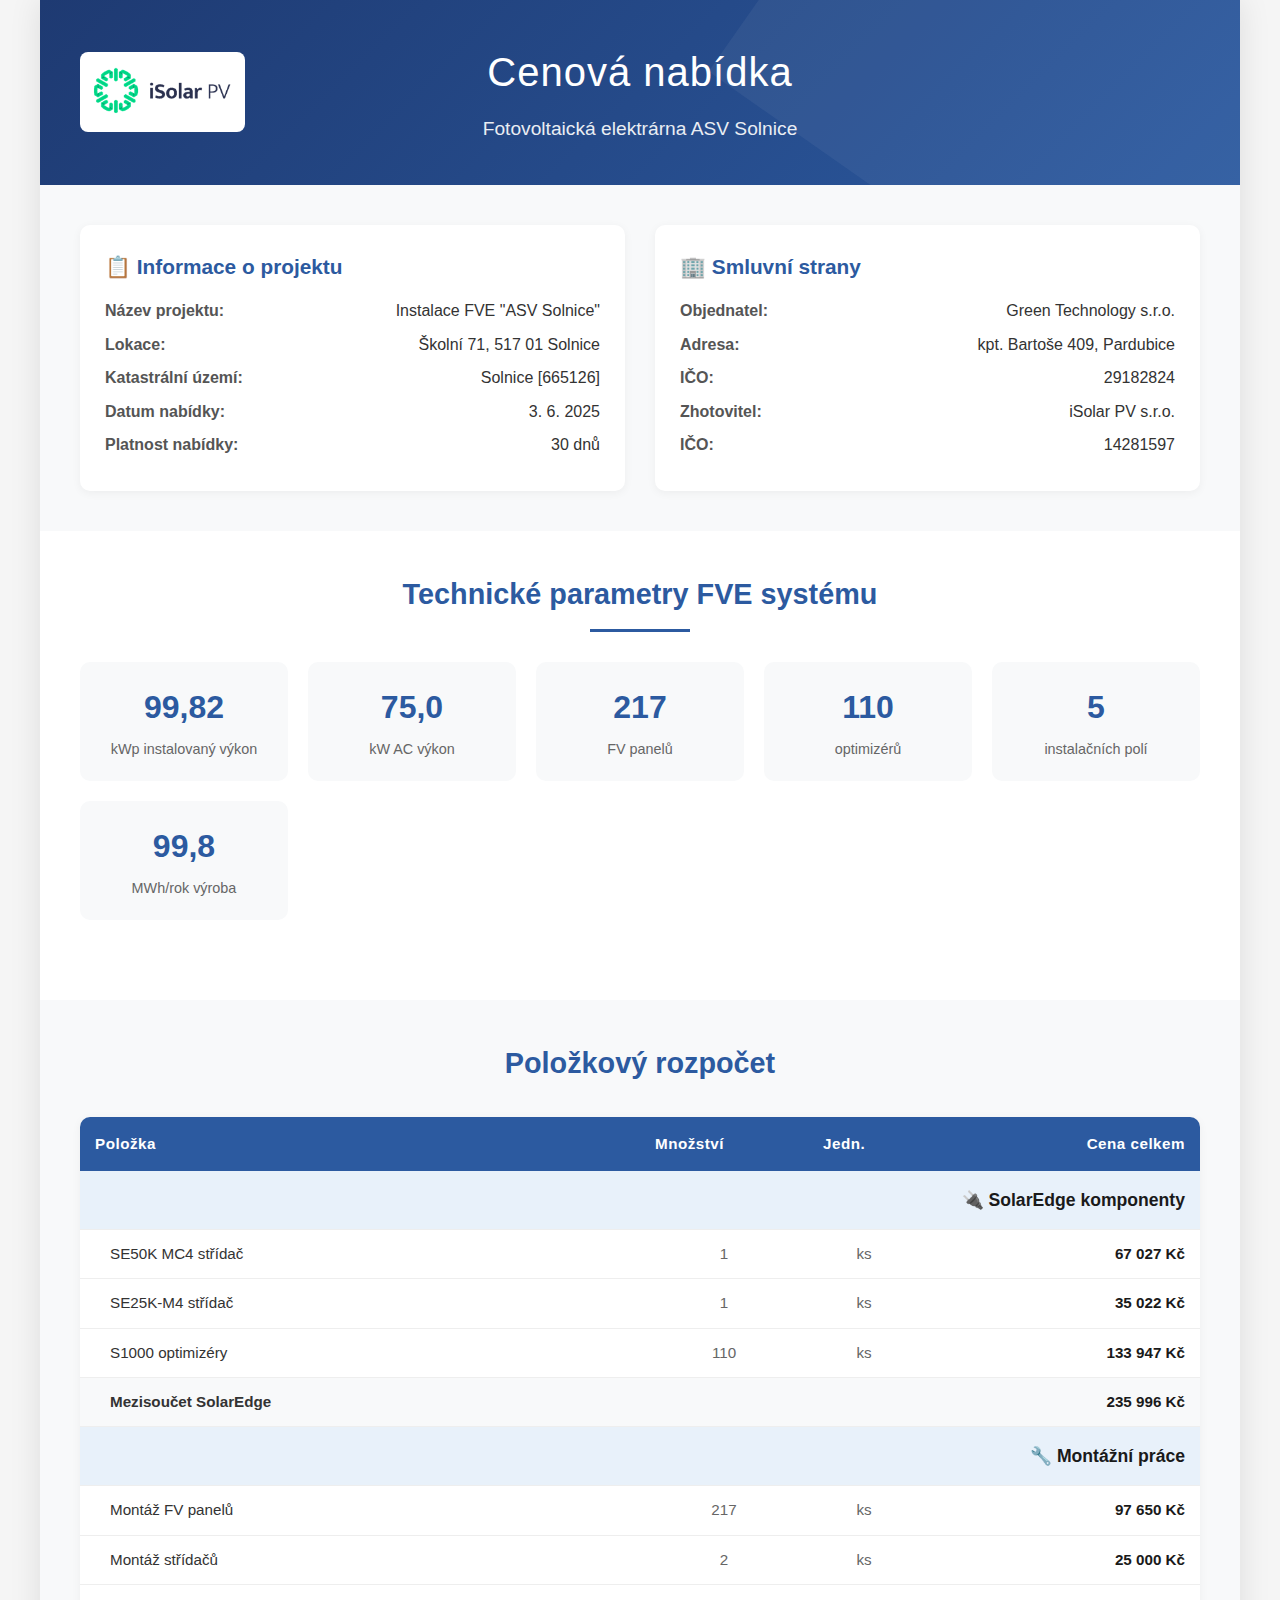
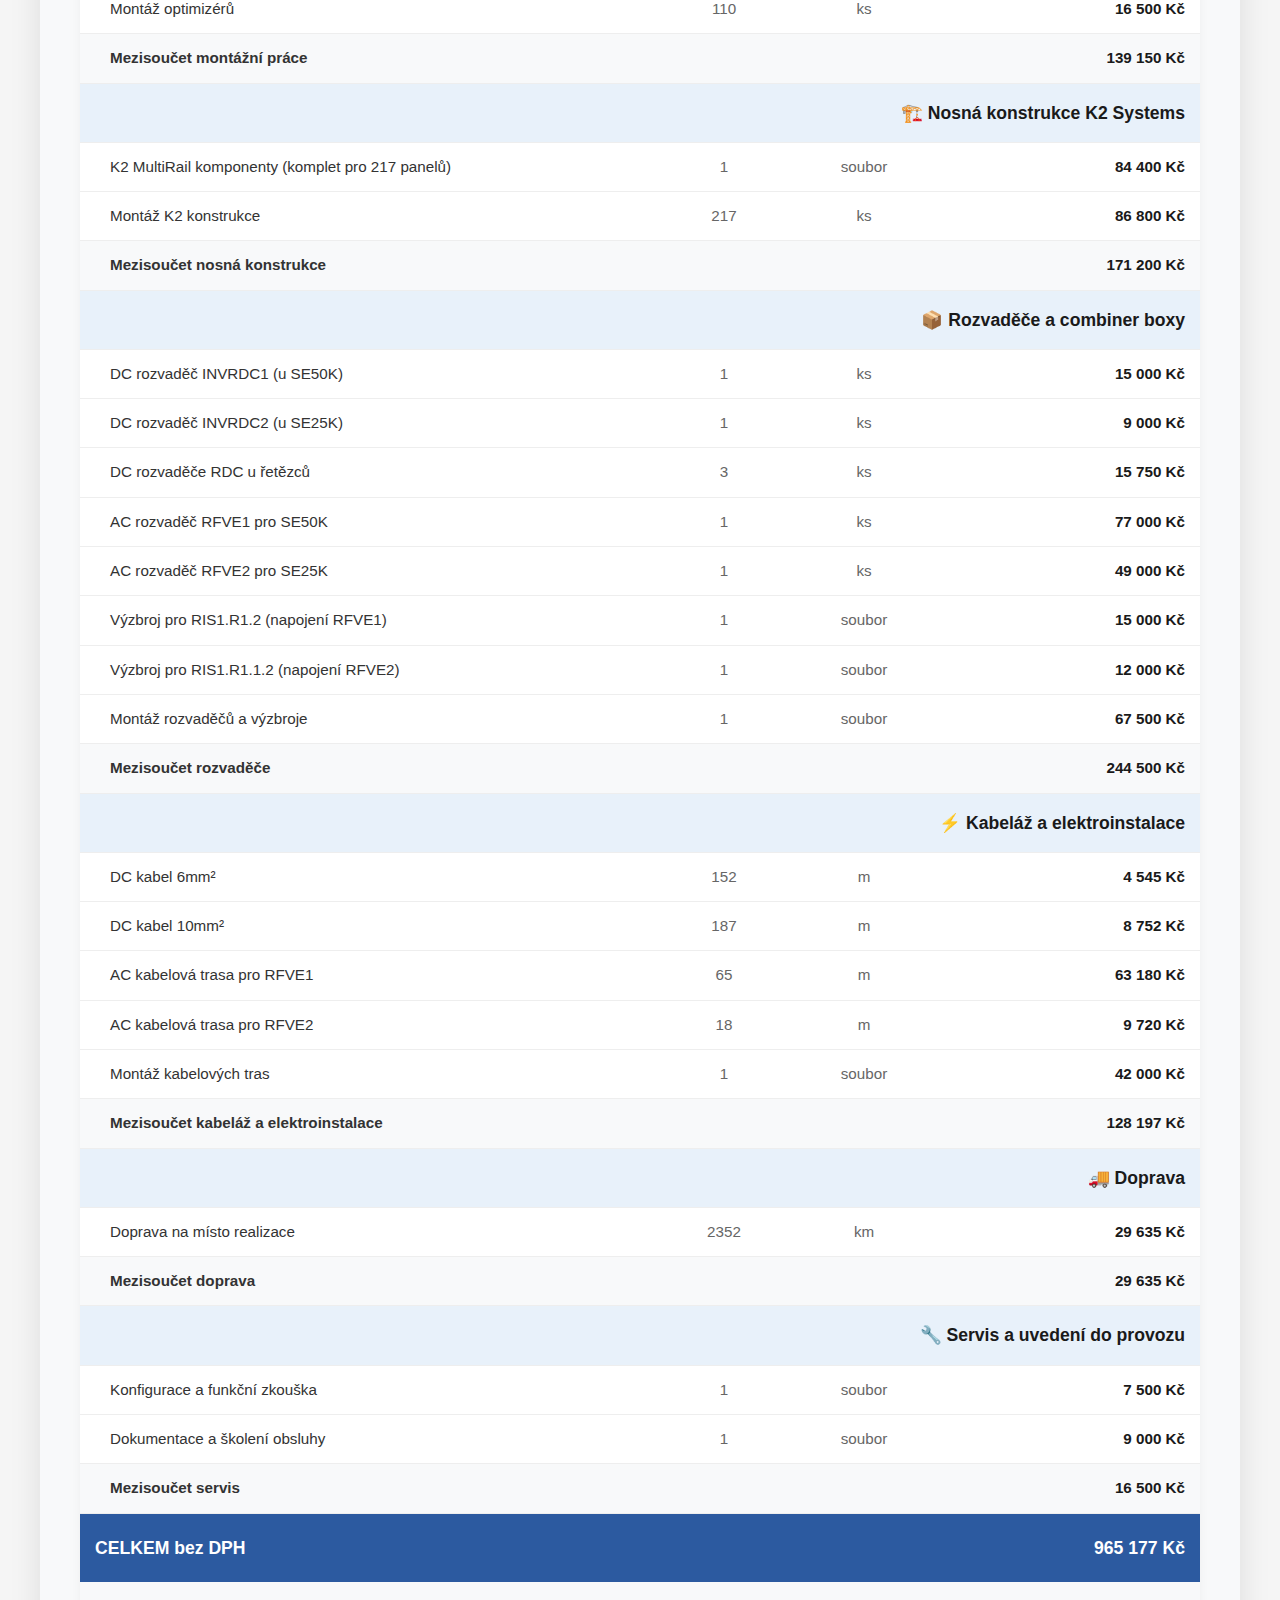
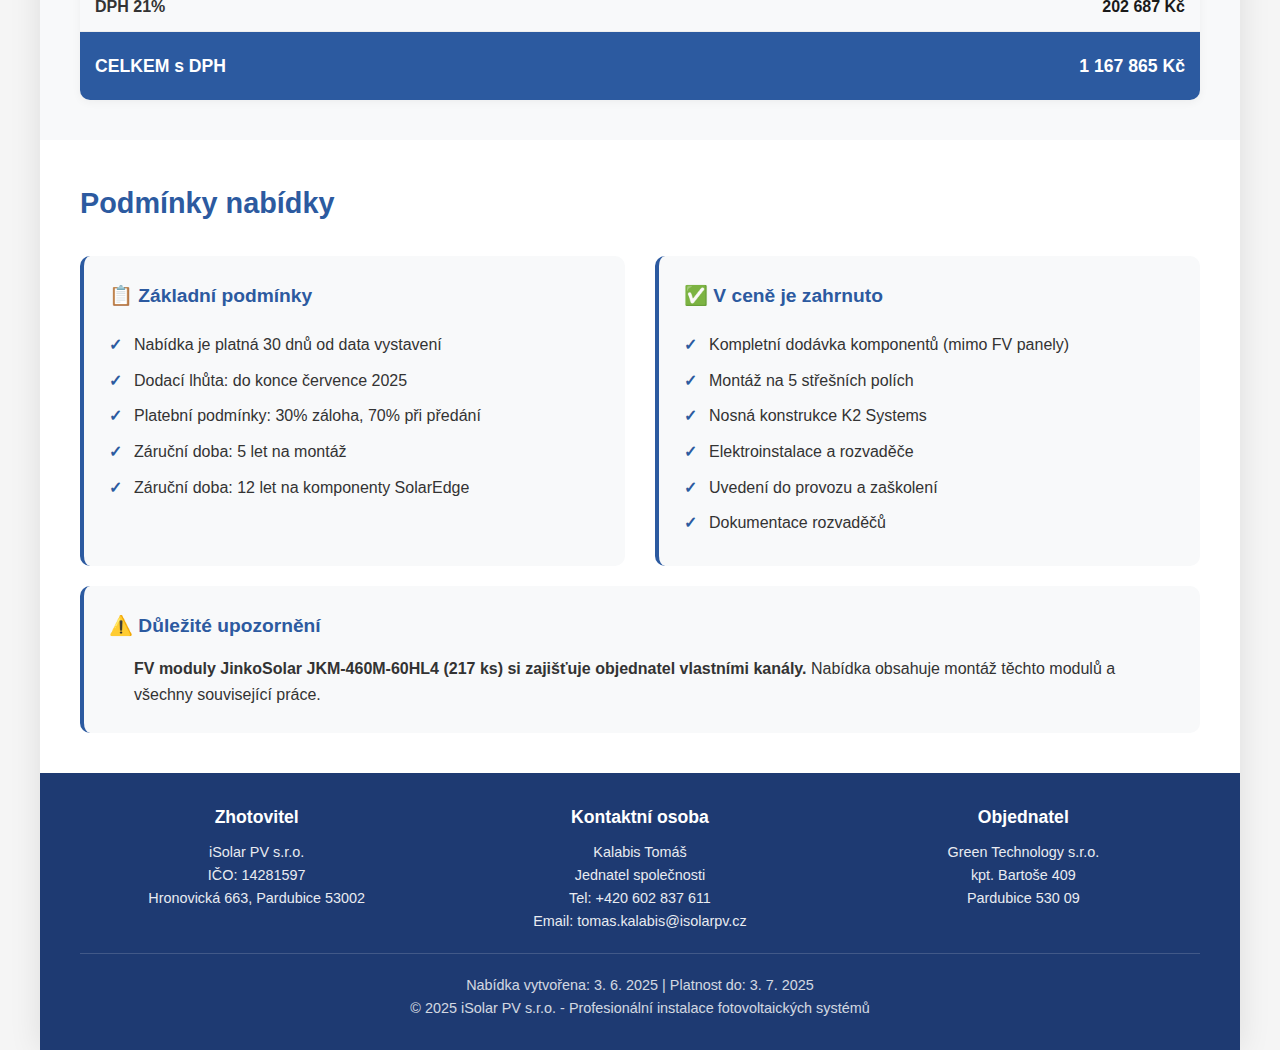
<file: index.html>
<!DOCTYPE html>
<html lang="cs">
<head>
    <meta charset="UTF-8">
    <meta name="viewport" content="width=device-width, initial-scale=1.0">
    <title>Cenová nabídka - FVE ASV Solnice</title>
    <style>
        * {
            margin: 0;
            padding: 0;
            box-sizing: border-box;
        }
        
        body {
            font-family: 'Segoe UI', -apple-system, BlinkMacSystemFont, Arial, sans-serif;
            line-height: 1.6;
            color: #333;
            background-color: #f5f5f5;
        }
        
        .container {
            max-width: 1200px;
            margin: 0 auto;
            background: white;
            box-shadow: 0 0 30px rgba(0,0,0,0.1);
        }
        
        /* Header s logem */
        .header {
            background: linear-gradient(135deg, #1e3a72 0%, #2c5aa0 100%);
            color: white;
            padding: 40px;
            position: relative;
            overflow: hidden;
        }
        
        .header::before {
            content: '';
            position: absolute;
            top: -50%;
            right: -10%;
            width: 50%;
            height: 200%;
            background: rgba(255,255,255,0.05);
            transform: rotate(35deg);
        }
        
        .header-content {
            position: relative;
            z-index: 1;
            display: flex;
            justify-content: space-between;
            align-items: center;
        }
        
        .logo-section {
            flex: 0 0 200px;
            text-align: center;
        }
        
        .logo {
            max-width: 180px;
            max-height: 80px;
            background: white;
            padding: 10px;
            border-radius: 8px;
            display: block;
        }
        
        .header-text {
            flex: 1;
            text-align: center;
        }
        
        .header h1 {
            font-size: 2.5em;
            font-weight: 300;
            margin-bottom: 10px;
            letter-spacing: 1px;
        }
        
        .header .subtitle {
            font-size: 1.2em;
            opacity: 0.9;
            font-weight: 300;
        }
        
        /* Informační sekce */
        .info-section {
            display: grid;
            grid-template-columns: 1fr 1fr;
            gap: 30px;
            padding: 40px;
            background: #f8f9fa;
        }
        
        .info-box {
            background: white;
            padding: 25px;
            border-radius: 10px;
            box-shadow: 0 2px 10px rgba(0,0,0,0.05);
        }
        
        .info-box h3 {
            color: #2c5aa0;
            margin-bottom: 15px;
            font-size: 1.3em;
            display: flex;
            align-items: center;
            gap: 10px;
        }
        
        .info-box p {
            margin-bottom: 8px;
            display: flex;
            justify-content: space-between;
        }
        
        .info-box p strong {
            color: #555;
        }
        
        /* Parametry systému */
        .parameters {
            padding: 40px;
            background: white;
        }
        
        .parameters h2 {
            color: #2c5aa0;
            font-size: 1.8em;
            margin-bottom: 30px;
            text-align: center;
            position: relative;
            padding-bottom: 15px;
        }
        
        .parameters h2::after {
            content: '';
            position: absolute;
            bottom: 0;
            left: 50%;
            transform: translateX(-50%);
            width: 100px;
            height: 3px;
            background: #2c5aa0;
        }
        
        .params-grid {
            display: grid;
            grid-template-columns: repeat(auto-fit, minmax(200px, 1fr));
            gap: 20px;
            margin-bottom: 40px;
        }
        
        .param-card {
            text-align: center;
            padding: 20px;
            background: #f8f9fa;
            border-radius: 10px;
            transition: transform 0.2s;
        }
        
        .param-card:hover {
            transform: translateY(-5px);
            box-shadow: 0 5px 20px rgba(0,0,0,0.1);
        }
        
        .param-value {
            font-size: 2em;
            font-weight: bold;
            color: #2c5aa0;
            margin-bottom: 5px;
        }
        
        .param-label {
            color: #666;
            font-size: 0.9em;
        }
        
        /* Rozpočet */
        .budget-section {
            padding: 40px;
            background: #f8f9fa;
        }
        
        .budget-section h2 {
            color: #2c5aa0;
            font-size: 1.8em;
            margin-bottom: 30px;
            text-align: center;
        }
        
        .budget-table {
            width: 100%;
            border-collapse: collapse;
            background: white;
            border-radius: 10px;
            overflow: hidden;
            box-shadow: 0 2px 10px rgba(0,0,0,0.05);
        }
        
        .budget-table th {
            background: #2c5aa0;
            color: white;
            padding: 15px;
            text-align: left;
            font-weight: 600;
            font-size: 0.95em;
            letter-spacing: 0.5px;
        }
        
        .budget-table th:last-child {
            text-align: right;
        }
        
        .budget-table td {
            padding: 12px 15px;
            border-bottom: 1px solid #eee;
        }
        
        .budget-table td:last-child {
            text-align: right;
            font-weight: bold;
            color: #1a1a1a;
        }
        
        .group-header {
            background: #e8f1fa;
            font-weight: bold;
            color: #1e3a72;
        }
        
        .group-header td {
            padding: 15px;
            font-size: 1.1em;
        }
        
        .item-row {
            font-size: 0.95em;
        }
        
        .item-row td:first-child {
            padding-left: 30px;
        }
        
        .quantity-col {
            text-align: center;
            color: #666;
        }
        
        .unit-col {
            text-align: center;
            color: #666;
        }
        
        .total-row {
            background: #2c5aa0;
            color: white;
            font-weight: bold;
            font-size: 1.1em;
        }
        
        .total-row td {
            padding: 20px 15px;
            border: none;
            color: white !important;
        }
        
        .vat-row {
            background: #f8f9fa;
            font-weight: 600;
        }
        
        /* Podmínky */
        .conditions {
            padding: 40px;
            background: white;
        }
        
        .conditions h2 {
            color: #2c5aa0;
            font-size: 1.8em;
            margin-bottom: 30px;
        }
        
        .conditions-grid {
            display: grid;
            grid-template-columns: 1fr 1fr;
            gap: 30px;
        }
        
        .condition-box {
            padding: 25px;
            background: #f8f9fa;
            border-radius: 10px;
            border-left: 4px solid #2c5aa0;
        }
        
        .condition-box h4 {
            color: #2c5aa0;
            margin-bottom: 15px;
            font-size: 1.2em;
        }
        
        .condition-box ul {
            list-style: none;
            margin-left: 0;
        }
        
        .condition-box li {
            padding: 5px 0;
            padding-left: 25px;
            position: relative;
        }
        
        .condition-box li::before {
            content: '✓';
            position: absolute;
            left: 0;
            color: #2c5aa0;
            font-weight: bold;
        }
        
        /* Footer */
        .footer {
            background: #1e3a72;
            color: white;
            padding: 30px 40px;
            text-align: center;
        }
        
        .footer-grid {
            display: grid;
            grid-template-columns: 1fr 1fr 1fr;
            gap: 30px;
            margin-bottom: 20px;
        }
        
        .footer-box {
            text-align: center;
        }
        
        .footer-box h4 {
            margin-bottom: 10px;
            color: #fff;
            font-size: 1.1em;
        }
        
        .footer-box p {
            font-size: 0.9em;
            opacity: 0.9;
        }
        
        .footer-bottom {
            margin-top: 20px;
            padding-top: 20px;
            border-top: 1px solid rgba(255,255,255,0.2);
            font-size: 0.9em;
            opacity: 0.8;
        }
        
        /* Responzivní design */
        @media (max-width: 768px) {
            .info-section, .conditions-grid, .footer-grid {
                grid-template-columns: 1fr;
            }
            
            .header-content {
                flex-direction: column;
                gap: 20px;
            }
            
            .params-grid {
                grid-template-columns: 1fr 1fr;
            }
            
            .budget-table {
                font-size: 0.9em;
            }
            
            .item-row td:first-child {
                padding-left: 15px;
            }
        }
        
        @media print {
            body {
                background: white;
            }
            
            .container {
                box-shadow: none;
            }
            
            .param-card:hover {
                transform: none;
            }
        }
    </style>
</head>
<body>
    <div class="container">
        <!-- Header s logem -->
        <div class="header">
            <div class="header-content">
                <div class="logo-section">
                    <!-- Logo společnosti -->
                    <img src="Logo.png" alt="iSolar PV" class="logo">
                </div>
                <div class="header-text">
                    <h1>Cenová nabídka</h1>
                    <div class="subtitle">Fotovoltaická elektrárna ASV Solnice</div>
                </div>
                <div style="flex: 0 0 200px;"></div>
            </div>
        </div>

        <!-- Informace o projektu -->
        <div class="info-section">
            <div class="info-box">
                <h3>📋 Informace o projektu</h3>
                <p><strong>Název projektu:</strong> <span>Instalace FVE "ASV Solnice"</span></p>
                <p><strong>Lokace:</strong> <span>Školní 71, 517 01 Solnice</span></p>
                <p><strong>Katastrální území:</strong> <span>Solnice [665126]</span></p>
                <p><strong>Datum nabídky:</strong> <span>3. 6. 2025</span></p>
                <p><strong>Platnost nabídky:</strong> <span>30 dnů</span></p>
            </div>
            <div class="info-box">
                <h3>🏢 Smluvní strany</h3>
                <p><strong>Objednatel:</strong> <span>Green Technology s.r.o.</span></p>
                <p><strong>Adresa:</strong> <span>kpt. Bartoše 409, Pardubice</span></p>
                <p><strong>IČO:</strong> <span>29182824</span></p>
                <p><strong>Zhotovitel:</strong> <span>iSolar PV s.r.o.</span></p>
                <p><strong>IČO:</strong> <span>14281597</span></p>
            </div>
        </div>

        <!-- Parametry systému -->
        <div class="parameters">
            <h2>Technické parametry FVE systému</h2>
            <div class="params-grid">
                <div class="param-card">
                    <div class="param-value">99,82</div>
                    <div class="param-label">kWp instalovaný výkon</div>
                </div>
                <div class="param-card">
                    <div class="param-value">75,0</div>
                    <div class="param-label">kW AC výkon</div>
                </div>
                <div class="param-card">
                    <div class="param-value">217</div>
                    <div class="param-label">FV panelů</div>
                </div>
                <div class="param-card">
                    <div class="param-value">110</div>
                    <div class="param-label">optimizérů</div>
                </div>
                <div class="param-card">
                    <div class="param-value">5</div>
                    <div class="param-label">instalačních polí</div>
                </div>
                <div class="param-card">
                    <div class="param-value">99,8</div>
                    <div class="param-label">MWh/rok výroba</div>
                </div>
            </div>
        </div>

        <!-- Cenová nabídka -->
        <div class="budget-section">
            <h2>Položkový rozpočet</h2>
            <table class="budget-table">
                <thead>
                    <tr>
                        <th style="width: 50%">Položka</th>
                        <th style="width: 15%">Množství</th>
                        <th style="width: 10%">Jedn.</th>
                        <th style="width: 25%">Cena celkem</th>
                    </tr>
                </thead>
                <tbody>
                    <!-- SolarEdge komponenty -->
                    <tr class="group-header">
                        <td colspan="4">🔌 SolarEdge komponenty</td>
                    </tr>
                    <tr class="item-row">
                        <td>SE50K MC4 střídač</td>
                        <td class="quantity-col" id="se50k_qty">1</td>
                        <td class="unit-col" id="se50k_unit">ks</td>
                        <td id="se50k_total">67 027 Kč</td>
                    </tr>
                    <tr class="item-row">
                        <td>SE25K-M4 střídač</td>
                        <td class="quantity-col" id="se25k_qty">1</td>
                        <td class="unit-col" id="se25k_unit">ks</td>
                        <td id="se25k_total">35 022 Kč</td>
                    </tr>
                    <tr class="item-row">
                        <td>S1000 optimizéry</td>
                        <td class="quantity-col" id="optimizers_qty">110</td>
                        <td class="unit-col" id="optimizers_unit">ks</td>
                        <td id="optimizers_total">133 947 Kč</td>
                    </tr>
                    <tr class="item-row" style="font-weight: bold; background: #f8f9fa;">
                        <td colspan="3">Mezisoučet SolarEdge</td>
                        <td id="solaredge_subtotal">235 996 Kč</td>
                    </tr>
                    
                    <!-- Montážní práce -->
                    <tr class="group-header">
                        <td colspan="4">🔧 Montážní práce</td>
                    </tr>
                    <tr class="item-row">
                        <td>Montáž FV panelů</td>
                        <td class="quantity-col" id="panel_mount_qty">217</td>
                        <td class="unit-col" id="panel_mount_unit">ks</td>
                        <td id="panel_mount_total">97 650 Kč</td>
                    </tr>
                    <tr class="item-row">
                        <td>Montáž střídačů</td>
                        <td class="quantity-col" id="inverter_mount_qty">2</td>
                        <td class="unit-col" id="inverter_mount_unit">ks</td>
                        <td id="inverter_mount_total">25 000 Kč</td>
                    </tr>
                    <tr class="item-row">
                        <td>Montáž optimizérů</td>
                        <td class="quantity-col" id="optimizer_mount_qty">110</td>
                        <td class="unit-col" id="optimizer_mount_unit">ks</td>
                        <td id="optimizer_mount_total">16 500 Kč</td>
                    </tr>
                    <tr class="item-row" style="font-weight: bold; background: #f8f9fa;">
                        <td colspan="3">Mezisoučet montážní práce</td>
                        <td id="mount_subtotal">139 150 Kč</td>
                    </tr>
                    
                    <!-- Nosná konstrukce K2 -->
                    <tr class="group-header">
                        <td colspan="4">🏗️ Nosná konstrukce K2 Systems</td>
                    </tr>
                    <tr class="item-row">
                        <td>K2 MultiRail komponenty (komplet pro 217 panelů)</td>
                        <td class="quantity-col" id="k2_components_qty">1</td>
                        <td class="unit-col" id="k2_components_unit">soubor</td>
                        <td id="k2_components_total">84 400 Kč</td>
                    </tr>
                    <tr class="item-row">
                        <td>Montáž K2 konstrukce</td>
                        <td class="quantity-col" id="k2_mount_qty">217</td>
                        <td class="unit-col" id="k2_mount_unit">ks</td>
                        <td id="k2_mount_total">86 800 Kč</td>
                    </tr>
                    <tr class="item-row" style="font-weight: bold; background: #f8f9fa;">
                        <td colspan="3">Mezisoučet nosná konstrukce</td>
                        <td id="k2_subtotal">171 200 Kč</td>
                    </tr>
                    
                    <!-- Rozvaděče -->
                    <tr class="group-header">
                        <td colspan="4">📦 Rozvaděče a combiner boxy</td>
                    </tr>
                    <tr class="item-row">
                        <td>DC rozvaděč INVRDC1 (u SE50K)</td>
                        <td class="quantity-col" id="invrdc1_qty">1</td>
                        <td class="unit-col" id="invrdc1_unit">ks</td>
                        <td id="invrdc1_total">15 000 Kč</td>
                    </tr>
                    <tr class="item-row">
                        <td>DC rozvaděč INVRDC2 (u SE25K)</td>
                        <td class="quantity-col" id="invrdc2_qty">1</td>
                        <td class="unit-col" id="invrdc2_unit">ks</td>
                        <td id="invrdc2_total">9 000 Kč</td>
                    </tr>
                    <tr class="item-row">
                        <td>DC rozvaděče RDC u řetězců</td>
                        <td class="quantity-col" id="rdc_qty">3</td>
                        <td class="unit-col" id="rdc_unit">ks</td>
                        <td id="rdc_total">15 750 Kč</td>
                    </tr>
                    <tr class="item-row">
                        <td>AC rozvaděč RFVE1 pro SE50K</td>
                        <td class="quantity-col" id="rfve1_qty">1</td>
                        <td class="unit-col" id="rfve1_unit">ks</td>
                        <td id="rfve1_total">77 000 Kč</td>
                    </tr>
                    <tr class="item-row">
                        <td>AC rozvaděč RFVE2 pro SE25K</td>
                        <td class="quantity-col" id="rfve2_qty">1</td>
                        <td class="unit-col" id="rfve2_unit">ks</td>
                        <td id="rfve2_total">49 000 Kč</td>
                    </tr>
                    <tr class="item-row">
                        <td>Výzbroj pro RIS1.R1.2 (napojení RFVE1)</td>
                        <td class="quantity-col" id="ris1_r12_qty">1</td>
                        <td class="unit-col" id="ris1_r12_unit">soubor</td>
                        <td id="ris1_r12_total">15 000 Kč</td>
                    </tr>
                    <tr class="item-row">
                        <td>Výzbroj pro RIS1.R1.1.2 (napojení RFVE2)</td>
                        <td class="quantity-col" id="ris1_r112_qty">1</td>
                        <td class="unit-col" id="ris1_r112_unit">soubor</td>
                        <td id="ris1_r112_total">12 000 Kč</td>
                    </tr>
                    <tr class="item-row">
                        <td>Montáž rozvaděčů a výzbroje</td>
                        <td class="quantity-col" id="panels_mount_qty">1</td>
                        <td class="unit-col" id="panels_mount_unit">soubor</td>
                        <td id="panels_mount_total">67 500 Kč</td>
                    </tr>
                    <tr class="item-row" style="font-weight: bold; background: #f8f9fa;">
                        <td colspan="3">Mezisoučet rozvaděče</td>
                        <td id="panels_subtotal">244 500 Kč</td>
                    </tr>
                    
                    <!-- Kabeláž a elektroinstalace -->
                    <tr class="group-header">
                        <td colspan="4">⚡ Kabeláž a elektroinstalace</td>
                    </tr>
                    <tr class="item-row">
                        <td>DC kabel 6mm²</td>
                        <td class="quantity-col" id="dc_cable6_qty">152</td>
                        <td class="unit-col" id="dc_cable6_unit">m</td>
                        <td id="dc_cable6_total">4 545 Kč</td>
                    </tr>
                    <tr class="item-row">
                        <td>DC kabel 10mm²</td>
                        <td class="quantity-col" id="dc_cable10_qty">187</td>
                        <td class="unit-col" id="dc_cable10_unit">m</td>
                        <td id="dc_cable10_total">8 752 Kč</td>
                    </tr>
                    <tr class="item-row">
                        <td>AC kabelová trasa pro RFVE1</td>
                        <td class="quantity-col" id="ac_cables_rfve1_qty">65</td>
                        <td class="unit-col" id="ac_cables_rfve1_unit">m</td>
                        <td id="ac_cables_rfve1_total">63 180 Kč</td>
                    </tr>
                    <tr class="item-row">
                        <td>AC kabelová trasa pro RFVE2</td>
                        <td class="quantity-col" id="ac_cables_rfve2_qty">18</td>
                        <td class="unit-col" id="ac_cables_rfve2_unit">m</td>
                        <td id="ac_cables_rfve2_total">9 720 Kč</td>
                    </tr>
                    <tr class="item-row">
                        <td>Montáž kabelových tras</td>
                        <td class="quantity-col" id="electrical_work_qty">1</td>
                        <td class="unit-col" id="electrical_work_unit">soubor</td>
                        <td id="electrical_work_total">42 000 Kč</td>
                    </tr>
                    <tr class="item-row" style="font-weight: bold; background: #f8f9fa;">
                        <td colspan="3">Mezisoučet kabeláž a elektroinstalace</td>
                        <td id="cables_subtotal">128 197 Kč</td>
                    </tr>
                    
                    <!-- Doprava -->
                    <tr class="group-header">
                        <td colspan="4">🚚 Doprava</td>
                    </tr>
                    <tr class="item-row">
                        <td>Doprava na místo realizace</td>
                        <td class="quantity-col" id="transport_qty">2352</td>
                        <td class="unit-col" id="transport_unit">km</td>
                        <td id="transport_total">29 635 Kč</td>
                    </tr>
                    <tr class="item-row" style="font-weight: bold; background: #f8f9fa;">
                        <td colspan="3">Mezisoučet doprava</td>
                        <td id="transport_subtotal">29 635 Kč</td>
                    </tr>
                    
                    <!-- Servis a uvedení do provozu -->
                    <tr class="group-header">
                        <td colspan="4">🔧 Servis a uvedení do provozu</td>
                    </tr>
                    <tr class="item-row">
                        <td>Konfigurace a funkční zkouška</td>
                        <td class="quantity-col" id="config_qty">1</td>
                        <td class="unit-col" id="config_unit">soubor</td>
                        <td id="config_total">7 500 Kč</td>
                    </tr>
                    <tr class="item-row">
                        <td>Dokumentace a školení obsluhy</td>
                        <td class="quantity-col" id="documentation_qty">1</td>
                        <td class="unit-col" id="documentation_unit">soubor</td>
                        <td id="documentation_total">9 000 Kč</td>
                    </tr>
                    <tr class="item-row" style="font-weight: bold; background: #f8f9fa;">
                        <td colspan="3">Mezisoučet servis</td>
                        <td id="service_subtotal">16 500 Kč</td>
                    </tr>
                    
                    <!-- Celkové součty -->
                    <tr class="total-row">
                        <td colspan="3">CELKEM bez DPH</td>
                        <td id="total-without-vat">965 177 Kč</td>
                    </tr>
                    <tr class="vat-row">
                        <td colspan="3">DPH 21%</td>
                        <td id="vat-amount">202 687 Kč</td>
                    </tr>
                    <tr class="total-row">
                        <td colspan="3">CELKEM s DPH</td>
                        <td id="total-with-vat">1 167 865 Kč</td>
                    </tr>
                </tbody>
            </table>
        </div>

        <!-- Podmínky -->
        <div class="conditions">
            <h2>Podmínky nabídky</h2>
            <div class="conditions-grid">
                <div class="condition-box">
                    <h4>📋 Základní podmínky</h4>
                    <ul>
                        <li>Nabídka je platná 30 dnů od data vystavení</li>
                        <li>Dodací lhůta: do konce července 2025</li>
                        <li>Platební podmínky: 30% záloha, 70% při předání</li>
                        <li>Záruční doba: 5 let na montáž</li>
                        <li>Záruční doba: 12 let na komponenty SolarEdge</li>
                    </ul>
                </div>
                <div class="condition-box">
                    <h4>✅ V ceně je zahrnuto</h4>
                    <ul>
                        <li>Kompletní dodávka komponentů (mimo FV panely)</li>
                        <li>Montáž na 5 střešních polích</li>
                        <li>Nosná konstrukce K2 Systems</li>
                        <li>Elektroinstalace a rozvaděče</li>
                        <li>Uvedení do provozu a zaškolení</li>
                        <li>Dokumentace rozvaděčů</li>
                    </ul>
                </div>
            </div>
            <div class="condition-box" style="margin-top: 20px;">
                <h4>⚠️ Důležité upozornění</h4>
                <p style="padding-left: 25px; margin-top: 10px;">
                    <strong>FV moduly JinkoSolar JKM-460M-60HL4 (217 ks) si zajišťuje objednatel vlastními kanály.</strong>
                    Nabídka obsahuje montáž těchto modulů a všechny související práce.
                </p>
            </div>
        </div>

        <!-- Footer -->
        <div class="footer">
            <div class="footer-grid">
                <div class="footer-box">
                    <h4>Zhotovitel</h4>
                    <p>iSolar PV s.r.o.<br>
                    IČO: 14281597<br>
                    Hronovická 663, Pardubice 53002</p>
                </div>
                <div class="footer-box">
                    <h4>Kontaktní osoba</h4>
                    <p>Kalabis Tomáš<br>
                    Jednatel společnosti<br>
                    Tel: +420 602 837 611<br>
                    Email: tomas.kalabis@isolarpv.cz</p>
                </div>
                <div class="footer-box">
                    <h4>Objednatel</h4>
                    <p>Green Technology s.r.o.<br>
                    kpt. Bartoše 409<br>
                    Pardubice 530 09</p>
                </div>
            </div>
            <div class="footer-bottom">
                <p>Nabídka vytvořena: 3. 6. 2025 | Platnost do: 3. 7. 2025</p>
                <p>© 2025 iSolar PV s.r.o. - Profesionální instalace fotovoltaických systémů</p>
            </div>
        </div>
    </div>

    <script>
        // Automatické načtení dat z rozpočtáře
        document.addEventListener('DOMContentLoaded', function() {
            const budgetData = localStorage.getItem('budgetData');
            
            if (budgetData) {
                try {
                    const data = JSON.parse(budgetData);
                    updateQuoteFromBudget(data);
                    showNotification('✅ Nabídka byla aktualizována z rozpočtáře!');
                    localStorage.removeItem('budgetData');
                } catch (error) {
                    console.error('Chyba při načítání dat z rozpočtáře:', error);
                }
            }
        });

        function updateQuoteFromBudget(data) {
            // Aktualizace jednotlivých položek
            if (data.items) {
                // SolarEdge komponenty
                updateItem('se50k', data.items.se50k);
                updateItem('se25k', data.items.se25k);
                updateItem('optimizers', data.items.optimizers);
                
                // Montážní práce
                updateItem('panel_mount', data.items.panel_mount);
                updateItem('inverter_mount', data.items.inverter_mount);
                updateItem('optimizer_mount', data.items.optimizer_mount);
                
                // K2 konstrukce
                updateItem('k2_components', data.items.k2_components);
                updateItem('k2_mount', data.items.k2_mount);
                
                // Rozvaděče
                updateItem('invrdc1', data.items.invrdc1);
                updateItem('invrdc2', data.items.invrdc2);
                updateItem('rdc', data.items.rdc);
                updateItem('rfve1', data.items.rfve1);
                updateItem('rfve2', data.items.rfve2);
                updateItem('ris1_r12', data.items.ris1_r12);
                updateItem('ris1_r112', data.items.ris1_r112);
                updateItem('panels_mount', data.items.panels_mount);
                
                // Kabeláž
                updateItem('dc_cable6', data.items.dc_cable6);
                updateItem('dc_cable10', data.items.dc_cable10);
                updateItem('ac_cables_rfve1', data.items.ac_cables_rfve1);
                updateItem('ac_cables_rfve2', data.items.ac_cables_rfve2);
                updateItem('electrical_work', data.items.electrical_work);
                
                // Doprava
                updateItem('transport', data.items.transport);
                
                // Servis
                updateItem('config', data.items.config);
                updateItem('documentation', data.items.documentation);
                
                // Aktualizace skupinových součtů
                updateGroupSubtotals(data.items);
            }
            
            // Aktualizace celkových součtů
            if (data.totals) {
                document.getElementById('total-without-vat').textContent = formatPrice(data.totals.withoutVat) + ' Kč';
                document.getElementById('vat-amount').textContent = formatPrice(data.totals.vat) + ' Kč';
                document.getElementById('total-with-vat').textContent = formatPrice(data.totals.withVat) + ' Kč';
            }
        }
        
        function updateItem(itemId, itemData) {
            if (!itemData) return;
            
            // Aktualizace množství
            const qtyElement = document.getElementById(itemId + '_qty');
            if (qtyElement && itemData.qty !== undefined) {
                qtyElement.textContent = itemData.qty;
            }
            
            // Aktualizace jednotky
            const unitElement = document.getElementById(itemId + '_unit');
            if (unitElement && itemData.unit !== undefined) {
                unitElement.textContent = itemData.unit;
            }
            
            // Aktualizace ceny
            const totalElement = document.getElementById(itemId + '_total');
            if (totalElement && itemData.final !== undefined) {
                totalElement.textContent = formatPrice(itemData.final) + ' Kč';
            }
        }
        
        function updateItemPrice(elementId, price) {
            const element = document.getElementById(elementId);
            if (element) {
                element.textContent = formatPrice(price) + ' Kč';
            }
        }
        
        function updateGroupSubtotals(items) {
            // SolarEdge komponenty
            const solaredgeTotal = (items.se50k?.final || 67027) + 
                                   (items.se25k?.final || 35022) + 
                                   (items.optimizers?.final || 133898);
            updateItemPrice('solaredge_subtotal', solaredgeTotal);
            
            // Montážní práce
            const mountTotal = (items.panel_mount?.final || 90000) + 
                               (items.inverter_mount?.final || 10000) + 
                               (items.optimizer_mount?.final || 13360);
            updateItemPrice('mount_subtotal', mountTotal);
            
            // K2 konstrukce
            const k2Total = (items.k2_components?.final || 92136) + 
                            (items.k2_mount?.final || 73000);
            updateItemPrice('k2_subtotal', k2Total);
            
            // Rozvaděče
            const panelsTotal = (items.invrdc1?.final || 12000) + 
                                (items.invrdc2?.final || 9000) + 
                                (items.rdc?.final || 15750) + 
                                (items.rfve1?.final || 21000) + 
                                (items.rfve2?.final || 14000) + 
                                (items.ris1_r12?.final || 18000) + 
                                (items.ris1_r112?.final || 12000) + 
                                (items.panels_mount?.final || 13500);
            updateItemPrice('panels_subtotal', panelsTotal);
            
            // Kabeláž
            const cablesTotal = (items.dc_cable6?.final || 19380) + 
                                (items.dc_cable10?.final || 23940) + 
                                (items.ac_cables_rfve1?.final || 21000) + 
                                (items.ac_cables_rfve2?.final || 14000) + 
                                (items.electrical_work?.final || 25000);
            updateItemPrice('cables_subtotal', cablesTotal);
            
            // Doprava
            const transportTotal = items.transport?.final || 16800;
            updateItemPrice('transport_subtotal', transportTotal);
            
            // Servis
            const serviceTotal = (items.config?.final || 35000) + 
                                 (items.documentation?.final || 10000);
            updateItemPrice('service_subtotal', serviceTotal);
        }

        function formatPrice(price) {
            return Math.round(price).toLocaleString('cs-CZ');
        }

        function showNotification(message) {
            const notification = document.createElement('div');
            notification.style.cssText = `
                position: fixed;
                top: 20px;
                right: 20px;
                background: #28a745;
                color: white;
                padding: 15px 25px;
                border-radius: 8px;
                box-shadow: 0 4px 12px rgba(0,0,0,0.2);
                z-index: 1000;
                font-size: 14px;
                animation: slideIn 0.3s ease-out;
            `;
            notification.textContent = message;
            document.body.appendChild(notification);
            
            setTimeout(() => notification.remove(), 4000);
        }
    </script>
</body>
</html>
</file>
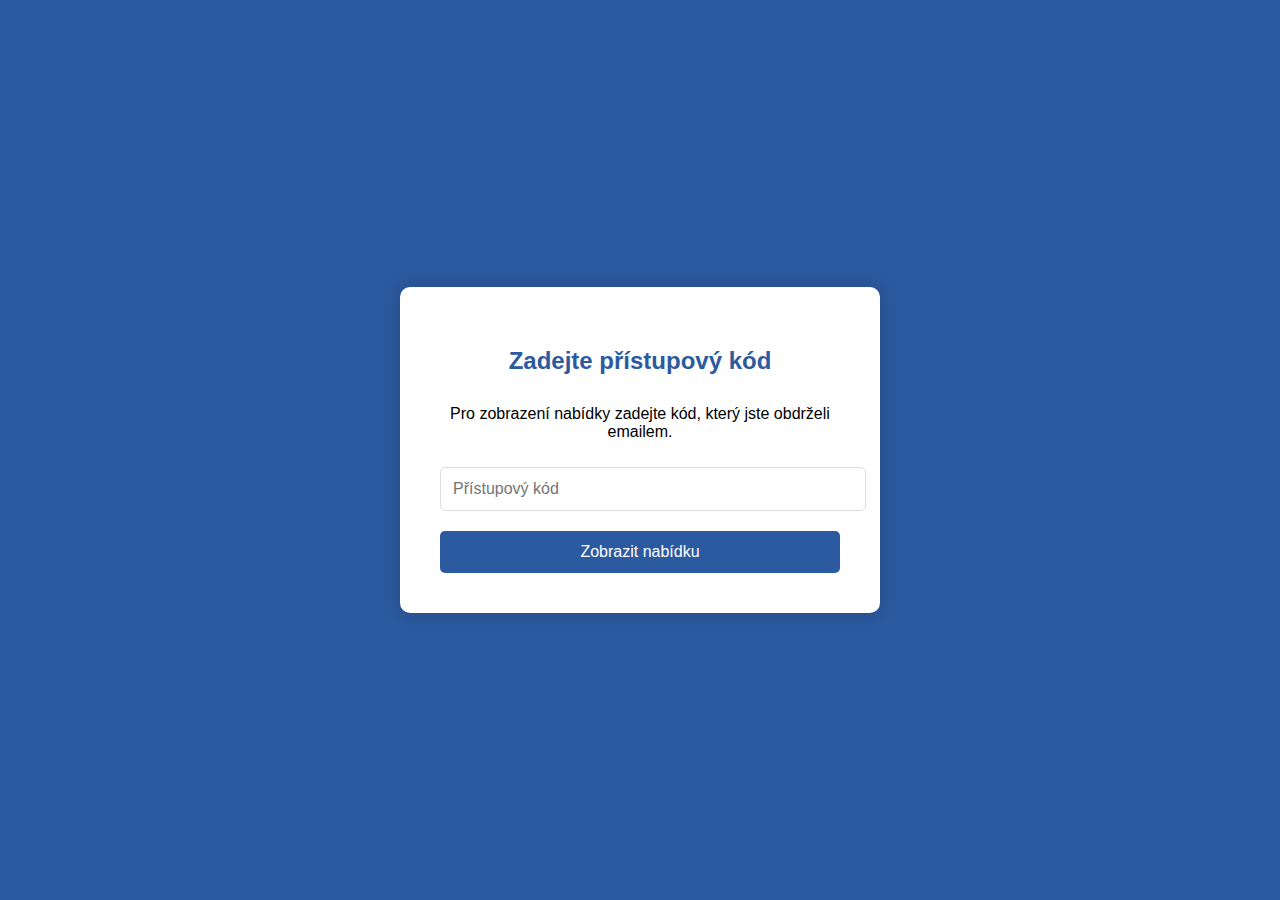
<file: chranena-nabidka.html>
<!DOCTYPE html>
<html lang="cs">
<head>
    <meta charset="UTF-8">
    <meta name="viewport" content="width=device-width, initial-scale=1.0">
    <title>Chráněný přístup - iSolar PV</title>
    <style>
        body {
            font-family: Arial, sans-serif;
            background: #2c5aa0;
            display: flex;
            justify-content: center;
            align-items: center;
            height: 100vh;
            margin: 0;
        }
        .login-box {
            background: white;
            padding: 40px;
            border-radius: 10px;
            box-shadow: 0 0 20px rgba(0,0,0,0.2);
            text-align: center;
            max-width: 400px;
        }
        h2 {
            color: #2c5aa0;
            margin-bottom: 30px;
        }
        input {
            width: 100%;
            padding: 12px;
            margin: 10px 0;
            border: 1px solid #ddd;
            border-radius: 5px;
            font-size: 16px;
        }
        button {
            width: 100%;
            padding: 12px;
            background: #2c5aa0;
            color: white;
            border: none;
            border-radius: 5px;
            font-size: 16px;
            cursor: pointer;
            margin-top: 10px;
        }
        button:hover {
            background: #1e3a72;
        }
        .error {
            color: red;
            margin-top: 10px;
            display: none;
        }
    </style>
</head>
<body>
    <div class="login-box">
        <h2>Zadejte přístupový kód</h2>
        <p>Pro zobrazení nabídky zadejte kód, který jste obdrželi emailem.</p>
        <input type="password" id="password" placeholder="Přístupový kód" onkeypress="if(event.key==='Enter') checkPassword()">
        <button onclick="checkPassword()">Zobrazit nabídku</button>
        <div class="error" id="error">Nesprávný přístupový kód!</div>
    </div>

    <script>
        function checkPassword() {
            const password = document.getElementById('password').value;
            const correctPassword = 'ASV2025'; // Změňte na vlastní heslo
            
            if (password === correctPassword) {
                // Přesměrování na nabídku
                window.location.href = 'index.html';
            } else {
                document.getElementById('error').style.display = 'block';
                document.getElementById('password').value = '';
            }
        }
    </script>
</body>
</html>
</file>
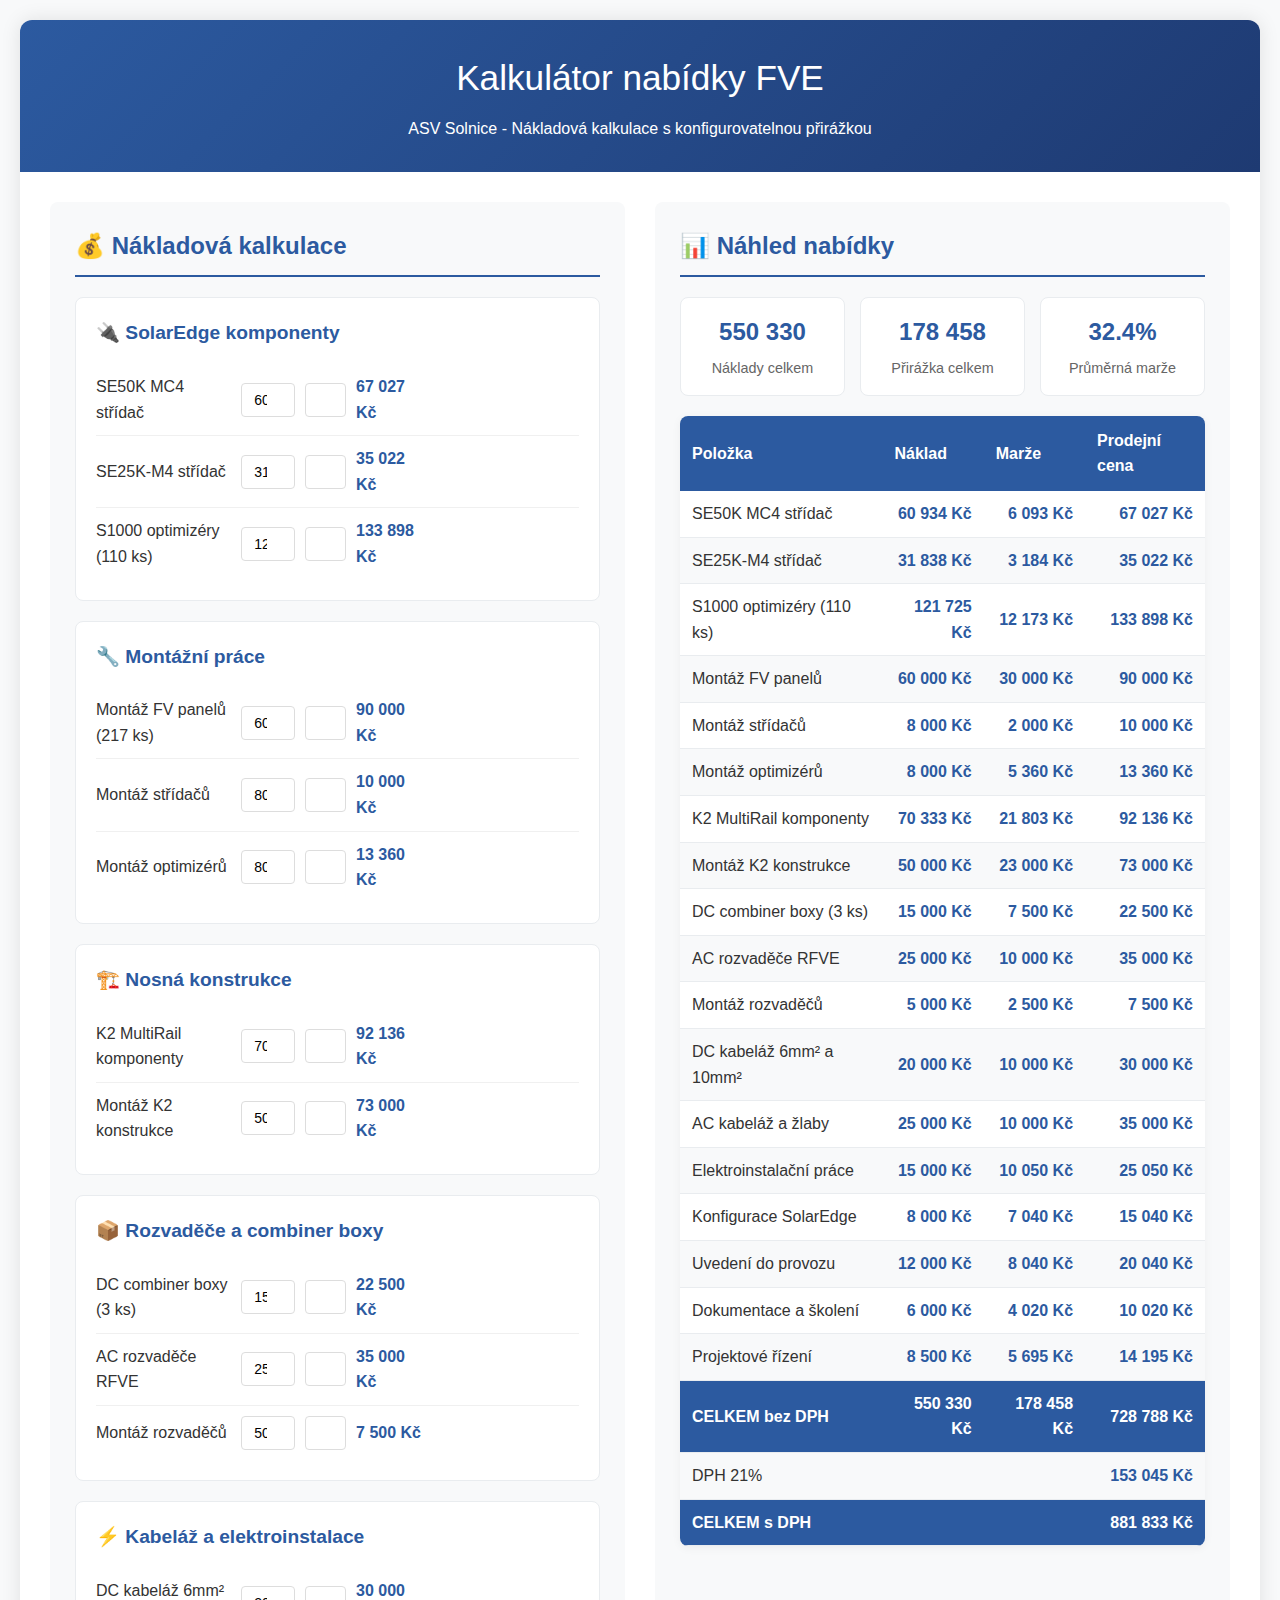
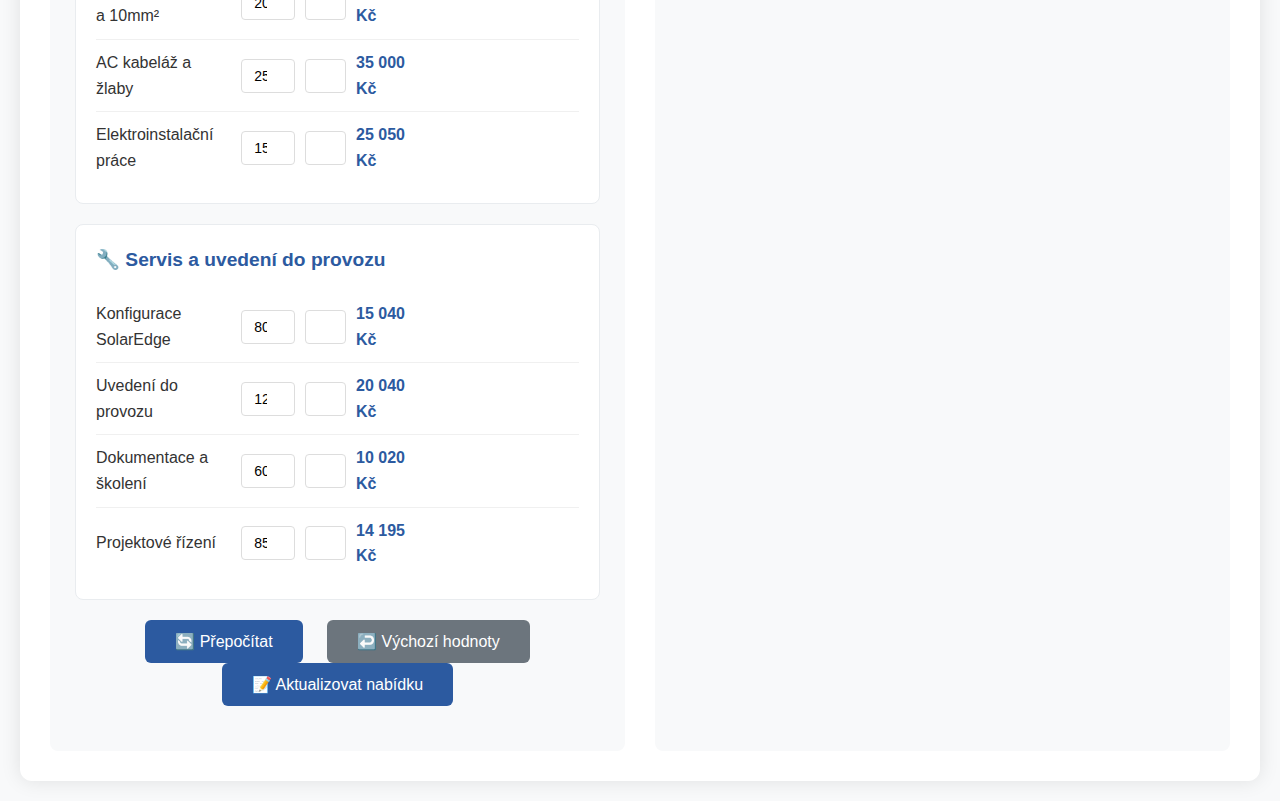
<file: kalkulator-nabidky.html>
<!DOCTYPE html>
<html lang="cs">
<head>
    <meta charset="UTF-8">
    <meta name="viewport" content="width=device-width, initial-scale=1.0">
    <title>Kalkulátor nabídky - ASV Solnice</title>
    <style>
        * {
            margin: 0;
            padding: 0;
            box-sizing: border-box;
        }
        
        body {
            font-family: 'Segoe UI', Tahoma, Geneva, Verdana, sans-serif;
            line-height: 1.6;
            color: #333;
            background-color: #f8f9fa;
            padding: 20px;
        }
        
        .container {
            max-width: 1400px;
            margin: 0 auto;
            background: white;
            border-radius: 12px;
            box-shadow: 0 0 20px rgba(0,0,0,0.1);
            overflow: hidden;
        }
        
        .header {
            background: linear-gradient(135deg, #2c5aa0 0%, #1e3a72 100%);
            color: white;
            padding: 30px;
            text-align: center;
        }
        
        .header h1 {
            font-size: 2.2em;
            margin-bottom: 10px;
            font-weight: 300;
        }
        
        .content {
            display: grid;
            grid-template-columns: 1fr 1fr;
            gap: 30px;
            padding: 30px;
        }
        
        .calculator-section, .preview-section {
            background: #f8f9fa;
            border-radius: 8px;
            padding: 25px;
        }
        
        .section-title {
            color: #2c5aa0;
            font-size: 1.5em;
            margin-bottom: 20px;
            padding-bottom: 10px;
            border-bottom: 2px solid #2c5aa0;
        }
        
        .item-group {
            background: white;
            border-radius: 8px;
            padding: 20px;
            margin-bottom: 20px;
            border: 1px solid #e9ecef;
        }
        
        .item-group h3 {
            color: #2c5aa0;
            margin-bottom: 15px;
            font-size: 1.2em;
        }
        
        .cost-item {
            display: grid;
            grid-template-columns: 2fr 0.8fr 0.6fr 1fr 1fr 1fr;
            gap: 10px;
            align-items: center;
            padding: 10px 0;
            border-bottom: 1px solid #f0f0f0;
        }
        
        .cost-item-header {
            display: grid;
            grid-template-columns: 2fr 0.8fr 0.6fr 1fr 1fr 1fr;
            gap: 10px;
            align-items: center;
            padding: 10px 0;
            font-weight: bold;
            color: #2c5aa0;
            border-bottom: 2px solid #2c5aa0;
            margin-bottom: 10px;
        }
        
        .cost-item:last-child {
            border-bottom: none;
        }
        
        .item-label {
            font-weight: 500;
        }
        
        .input-field {
            padding: 8px 12px;
            border: 1px solid #ddd;
            border-radius: 4px;
            font-size: 14px;
            width: 100%;
        }
        
        .input-field[autocomplete="off"]::-webkit-contacts-auto-fill-button {
            visibility: hidden;
            display: none !important;
            pointer-events: none;
            position: absolute;
            right: 0;
        }
        
        .input-field:focus {
            outline: none;
            border-color: #2c5aa0;
            box-shadow: 0 0 0 2px rgba(44, 90, 160, 0.1);
        }
        
        .final-price {
            font-weight: bold;
            color: #2c5aa0;
            font-size: 16px;
        }
        
        .controls {
            text-align: center;
            margin: 20px 0;
        }
        
        .btn {
            background: #2c5aa0;
            color: white;
            border: none;
            padding: 12px 30px;
            border-radius: 6px;
            font-size: 16px;
            cursor: pointer;
            margin: 0 10px;
            transition: background 0.2s;
        }
        
        .btn:hover {
            background: #1e3a72;
        }
        
        .btn-secondary {
            background: #6c757d;
        }
        
        .btn-secondary:hover {
            background: #545b62;
        }
        
        .preview-table {
            width: 100%;
            border-collapse: collapse;
            margin-top: 20px;
            background: white;
            border-radius: 8px;
            overflow: hidden;
            box-shadow: 0 2px 10px rgba(0,0,0,0.05);
        }
        
        .preview-table th {
            background: #2c5aa0;
            color: white;
            padding: 12px;
            text-align: left;
            font-weight: 600;
        }
        
        .preview-table td {
            padding: 10px 12px;
            border-bottom: 1px solid #e9ecef;
        }
        
        .preview-table tr:nth-child(even) {
            background: #f8f9fa;
        }
        
        .total-row {
            background: #2c5aa0 !important;
            color: white;
            font-weight: bold;
        }
        
        .price-cell {
            text-align: right;
            font-weight: bold;
            color: #2c5aa0;
        }
        
        .total-row .price-cell {
            color: white;
        }
        
        .summary-stats {
            display: grid;
            grid-template-columns: repeat(auto-fit, minmax(150px, 1fr));
            gap: 15px;
            margin-bottom: 20px;
        }
        
        .stat-card {
            background: white;
            padding: 15px;
            border-radius: 8px;
            text-align: center;
            border: 1px solid #e9ecef;
        }
        
        .stat-value {
            font-size: 1.5em;
            font-weight: bold;
            color: #2c5aa0;
        }
        
        .stat-label {
            font-size: 0.9em;
            color: #666;
            margin-top: 5px;
        }
        
        @media (max-width: 1200px) {
            .content {
                grid-template-columns: 1fr;
            }
        }
        
        @media (max-width: 768px) {
            .cost-item {
                grid-template-columns: 1fr;
                gap: 10px;
            }
            
            .item-label {
                grid-column: 1 / -1;
            }
        }
    </style>
</head>
<body>
    <div class="container">
        <div class="header">
            <h1>Kalkulátor nabídky FVE</h1>
            <p>ASV Solnice - Nákladová kalkulace s konfigurovatelnou přirážkou</p>
        </div>

        <div class="content">
            <!-- KALKULÁTOR -->
            <div class="calculator-section">
                <h2 class="section-title">💰 Nákladová kalkulace</h2>
                
                <!-- SolarEdge komponenty -->
                <div class="item-group">
                    <h3>🔌 SolarEdge komponenty</h3>
                    
                    <div class="cost-item">
                        <div class="item-label">SE50K MC4 střídač</div>
                        <input type="number" class="input-field" id="se50k_cost" value="60934" placeholder="Náklad" autocomplete="off">
                        <input type="number" class="input-field" id="se50k_margin" value="10" placeholder="Přirážka %" autocomplete="off">
                        <div class="final-price" id="se50k_final">67 027 Kč</div>
                    </div>
                    
                    <div class="cost-item">
                        <div class="item-label">SE25K-M4 střídač</div>
                        <input type="number" class="input-field" id="se25k_cost" value="31838" placeholder="Náklad">
                        <input type="number" class="input-field" id="se25k_margin" value="10" placeholder="Přirážka %">
                        <div class="final-price" id="se25k_final">35 022 Kč</div>
                    </div>
                    
                    <div class="cost-item">
                        <div class="item-label">S1000 optimizéry (110 ks)</div>
                        <input type="number" class="input-field" id="optimizers_cost" value="121725" placeholder="Náklad">
                        <input type="number" class="input-field" id="optimizers_margin" value="10" placeholder="Přirážka %">
                        <div class="final-price" id="optimizers_final">133 898 Kč</div>
                    </div>
                </div>

                <!-- Montážní práce -->
                <div class="item-group">
                    <h3>🔧 Montážní práce</h3>
                    
                    <div class="cost-item">
                        <div class="item-label">Montáž FV panelů (217 ks)</div>
                        <input type="number" class="input-field" id="panel_mount_cost" value="60000" placeholder="Náklad">
                        <input type="number" class="input-field" id="panel_mount_margin" value="50" placeholder="Přirážka %">
                        <div class="final-price" id="panel_mount_final">90 000 Kč</div>
                    </div>
                    
                    <div class="cost-item">
                        <div class="item-label">Montáž střídačů</div>
                        <input type="number" class="input-field" id="inverter_mount_cost" value="8000" placeholder="Náklad">
                        <input type="number" class="input-field" id="inverter_mount_margin" value="25" placeholder="Přirážka %">
                        <div class="final-price" id="inverter_mount_final">10 000 Kč</div>
                    </div>
                    
                    <div class="cost-item">
                        <div class="item-label">Montáž optimizérů</div>
                        <input type="number" class="input-field" id="optimizer_mount_cost" value="8000" placeholder="Náklad">
                        <input type="number" class="input-field" id="optimizer_mount_margin" value="67" placeholder="Přirážka %">
                        <div class="final-price" id="optimizer_mount_final">13 360 Kč</div>
                    </div>
                </div>

                <!-- K2 konstrukce -->
                <div class="item-group">
                    <h3>🏗️ Nosná konstrukce</h3>
                    
                    <div class="cost-item">
                        <div class="item-label">K2 MultiRail komponenty</div>
                        <input type="number" class="input-field" id="k2_components_cost" value="70333" placeholder="Náklad" autocomplete="off">
                        <input type="number" class="input-field" id="k2_components_margin" value="31" placeholder="Přirážka %" autocomplete="off">
                        <div class="final-price" id="k2_components_final">92 000 Kč</div>
                    </div>
                    
                    <div class="cost-item">
                        <div class="item-label">Montáž K2 konstrukce</div>
                        <input type="number" class="input-field" id="k2_mount_cost" value="50000" placeholder="Náklad">
                        <input type="number" class="input-field" id="k2_mount_margin" value="46" placeholder="Přirážka %">
                        <div class="final-price" id="k2_mount_final">73 000 Kč</div>
                    </div>
                </div>

                <!-- Rozvaděče a combiner boxy -->
                <div class="item-group">
                    <h3>📦 Rozvaděče a combiner boxy</h3>
                    
                    <div class="cost-item">
                        <div class="item-label">DC combiner boxy (3 ks)</div>
                        <input type="number" class="input-field" id="dc_combiners_cost" value="15000" placeholder="Náklad">
                        <input type="number" class="input-field" id="dc_combiners_margin" value="50" placeholder="Přirážka %">
                        <div class="final-price" id="dc_combiners_final">22 500 Kč</div>
                    </div>
                    
                    <div class="cost-item">
                        <div class="item-label">AC rozvaděče RFVE</div>
                        <input type="number" class="input-field" id="ac_panels_cost" value="25000" placeholder="Náklad">
                        <input type="number" class="input-field" id="ac_panels_margin" value="40" placeholder="Přirážka %">
                        <div class="final-price" id="ac_panels_final">35 000 Kč</div>
                    </div>
                    
                    <div class="cost-item">
                        <div class="item-label">Montáž rozvaděčů</div>
                        <input type="number" class="input-field" id="panels_mount_cost" value="5000" placeholder="Náklad">
                        <input type="number" class="input-field" id="panels_mount_margin" value="50" placeholder="Přirážka %">
                        <div class="final-price" id="panels_mount_final">7 500 Kč</div>
                    </div>
                </div>

                <!-- Kabeláž a elektroinstalace -->
                <div class="item-group">
                    <h3>⚡ Kabeláž a elektroinstalace</h3>
                    
                    <div class="cost-item">
                        <div class="item-label">DC kabeláž 6mm² a 10mm²</div>
                        <input type="number" class="input-field" id="dc_cables_cost" value="20000" placeholder="Náklad">
                        <input type="number" class="input-field" id="dc_cables_margin" value="50" placeholder="Přirážka %">
                        <div class="final-price" id="dc_cables_final">30 000 Kč</div>
                    </div>
                    
                    <div class="cost-item">
                        <div class="item-label">AC kabeláž a žlaby</div>
                        <input type="number" class="input-field" id="ac_cables_cost" value="25000" placeholder="Náklad">
                        <input type="number" class="input-field" id="ac_cables_margin" value="40" placeholder="Přirážka %">
                        <div class="final-price" id="ac_cables_final">35 000 Kč</div>
                    </div>
                    
                    <div class="cost-item">
                        <div class="item-label">Elektroinstalační práce</div>
                        <input type="number" class="input-field" id="electrical_work_cost" value="15000" placeholder="Náklad">
                        <input type="number" class="input-field" id="electrical_work_margin" value="67" placeholder="Přirážka %">
                        <div class="final-price" id="electrical_work_final">25 000 Kč</div>
                    </div>
                </div>

                <!-- Servis a uvedení do provozu -->
                <div class="item-group">
                    <h3>🔧 Servis a uvedení do provozu</h3>
                    
                    <div class="cost-item">
                        <div class="item-label">Konfigurace SolarEdge</div>
                        <input type="number" class="input-field" id="config_cost" value="8000" placeholder="Náklad">
                        <input type="number" class="input-field" id="config_margin" value="88" placeholder="Přirážka %">
                        <div class="final-price" id="config_final">15 000 Kč</div>
                    </div>
                    
                    <div class="cost-item">
                        <div class="item-label">Uvedení do provozu</div>
                        <input type="number" class="input-field" id="commissioning_cost" value="12000" placeholder="Náklad">
                        <input type="number" class="input-field" id="commissioning_margin" value="67" placeholder="Přirážka %">
                        <div class="final-price" id="commissioning_final">20 000 Kč</div>
                    </div>
                    
                    <div class="cost-item">
                        <div class="item-label">Dokumentace a školení</div>
                        <input type="number" class="input-field" id="documentation_cost" value="6000" placeholder="Náklad">
                        <input type="number" class="input-field" id="documentation_margin" value="67" placeholder="Přirážka %">
                        <div class="final-price" id="documentation_final">10 000 Kč</div>
                    </div>
                    
                    <div class="cost-item">
                        <div class="item-label">Projektové řízení</div>
                        <input type="number" class="input-field" id="project_cost" value="8500" placeholder="Náklad">
                        <input type="number" class="input-field" id="project_margin" value="67" placeholder="Přirážka %">
                        <div class="final-price" id="project_final">14 174 Kč</div>
                    </div>
                </div>

                <div class="controls">
                    <button class="btn" onclick="calculatePrices()">🔄 Přepočítat</button>
                    <button class="btn btn-secondary" onclick="resetToDefaults()">↩️ Výchozí hodnoty</button>
                    <button class="btn" onclick="exportToQuote()">📝 Aktualizovat nabídku</button>
                </div>
            </div>

            <!-- NÁHLED -->
            <div class="preview-section">
                <h2 class="section-title">📊 Náhled nabídky</h2>
                
                <div class="summary-stats">
                    <div class="stat-card">
                        <div class="stat-value" id="total_cost">418 061</div>
                        <div class="stat-label">Náklady celkem</div>
                    </div>
                    <div class="stat-card">
                        <div class="stat-value" id="total_margin">265 451</div>
                        <div class="stat-label">Přirážka celkem</div>
                    </div>
                    <div class="stat-card">
                        <div class="stat-value" id="margin_percent">63.5%</div>
                        <div class="stat-label">Průměrná marže</div>
                    </div>
                </div>

                <table class="preview-table">
                    <thead>
                        <tr>
                            <th>Položka</th>
                            <th>Náklad</th>
                            <th>Marže</th>
                            <th>Prodejní cena</th>
                        </tr>
                    </thead>
                    <tbody id="preview_tbody">
                        <!-- Dynamicky generováno -->
                    </tbody>
                    <tfoot>
                        <tr class="total-row">
                            <td><strong>CELKEM bez DPH</strong></td>
                            <td class="price-cell" id="preview_total_cost"><strong>418 061 Kč</strong></td>
                            <td class="price-cell" id="preview_total_margin"><strong>265 451 Kč</strong></td>
                            <td class="price-cell" id="preview_total_final"><strong>683 512 Kč</strong></td>
                        </tr>
                        <tr>
                            <td>DPH 21%</td>
                            <td></td>
                            <td></td>
                            <td class="price-cell" id="preview_vat">143 538 Kč</td>
                        </tr>
                        <tr class="total-row">
                            <td><strong>CELKEM s DPH</strong></td>
                            <td></td>
                            <td></td>
                            <td class="price-cell" id="preview_total_with_vat"><strong>827 050 Kč</strong></td>
                        </tr>
                    </tfoot>
                </table>
            </div>
        </div>
    </div>

    <script>
        // Definice všech položek
        const items = [
            {id: 'se50k', name: 'SE50K MC4 střídač', cost: 60934, margin: 10},
            {id: 'se25k', name: 'SE25K-M4 střídač', cost: 31838, margin: 10},
            {id: 'optimizers', name: 'S1000 optimizéry (110 ks)', cost: 121725, margin: 10},
            {id: 'panel_mount', name: 'Montáž FV panelů', cost: 60000, margin: 50},
            {id: 'inverter_mount', name: 'Montáž střídačů', cost: 8000, margin: 25},
            {id: 'optimizer_mount', name: 'Montáž optimizérů', cost: 8000, margin: 67},
            {id: 'k2_components', name: 'K2 MultiRail komponenty', cost: 70333, margin: 31},
            {id: 'k2_mount', name: 'Montáž K2 konstrukce', cost: 50000, margin: 46},
            {id: 'dc_combiners', name: 'DC combiner boxy (3 ks)', cost: 15000, margin: 50},
            {id: 'ac_panels', name: 'AC rozvaděče RFVE', cost: 25000, margin: 40},
            {id: 'panels_mount', name: 'Montáž rozvaděčů', cost: 5000, margin: 50},
            {id: 'dc_cables', name: 'DC kabeláž 6mm² a 10mm²', cost: 20000, margin: 50},
            {id: 'ac_cables', name: 'AC kabeláž a žlaby', cost: 25000, margin: 40},
            {id: 'electrical_work', name: 'Elektroinstalační práce', cost: 15000, margin: 67},
            {id: 'config', name: 'Konfigurace SolarEdge', cost: 8000, margin: 88},
            {id: 'commissioning', name: 'Uvedení do provozu', cost: 12000, margin: 67},
            {id: 'documentation', name: 'Dokumentace a školení', cost: 6000, margin: 67},
            {id: 'project', name: 'Projektové řízení', cost: 8500, margin: 67}
        ];

        function formatNumber(num) {
            return Math.round(num).toLocaleString('cs-CZ');
        }

        function calculatePrices() {
            let totalCost = 0;
            let totalFinal = 0;
            let previewRows = '';

            items.forEach(item => {
                const cost = parseFloat(document.getElementById(item.id + '_cost').value) || 0;
                const margin = parseFloat(document.getElementById(item.id + '_margin').value) || 0;
                const final = cost * (1 + margin / 100);
                
                // Aktualizace finální ceny
                document.getElementById(item.id + '_final').textContent = formatNumber(final) + ' Kč';
                
                // Přidání do celkových součtů
                totalCost += cost;
                totalFinal += final;
                
                // Přidání řádku do náhledu
                previewRows += `
                    <tr>
                        <td>${item.name}</td>
                        <td class="price-cell">${formatNumber(cost)} Kč</td>
                        <td class="price-cell">${formatNumber(final - cost)} Kč</td>
                        <td class="price-cell">${formatNumber(final)} Kč</td>
                    </tr>
                `;
            });

            // Aktualizace summary statistik
            const totalMargin = totalFinal - totalCost;
            const marginPercent = totalCost > 0 ? (totalMargin / totalCost * 100) : 0;
            
            document.getElementById('total_cost').textContent = formatNumber(totalCost);
            document.getElementById('total_margin').textContent = formatNumber(totalMargin);
            document.getElementById('margin_percent').textContent = marginPercent.toFixed(1) + '%';

            // Aktualizace náhledu tabulky
            document.getElementById('preview_tbody').innerHTML = previewRows;
            document.getElementById('preview_total_cost').innerHTML = '<strong>' + formatNumber(totalCost) + ' Kč</strong>';
            document.getElementById('preview_total_margin').innerHTML = '<strong>' + formatNumber(totalMargin) + ' Kč</strong>';
            document.getElementById('preview_total_final').innerHTML = '<strong>' + formatNumber(totalFinal) + ' Kč</strong>';
            
            // DPH a celkem s DPH
            const vat = totalFinal * 0.21;
            const totalWithVat = totalFinal + vat;
            document.getElementById('preview_vat').textContent = formatNumber(vat) + ' Kč';
            document.getElementById('preview_total_with_vat').innerHTML = '<strong>' + formatNumber(totalWithVat) + ' Kč</strong>';
        }

        function resetToDefaults() {
            items.forEach(item => {
                document.getElementById(item.id + '_cost').value = item.cost;
                document.getElementById(item.id + '_margin').value = item.margin;
            });
            calculatePrices();
        }

        function exportToQuote() {
            // Přepočítat všechny ceny před exportem
            calculatePrices();
            
            // Shromáždit všechny data z kalkulátoru
            const exportData = {};
            let totalWithoutVat = 0;
            
            items.forEach(item => {
                const cost = parseFloat(document.getElementById(item.id + '_cost').value) || 0;
                const margin = parseFloat(document.getElementById(item.id + '_margin').value) || 0;
                const final = cost * (1 + margin / 100);
                
                exportData[item.id] = {
                    name: item.name,
                    cost: cost,
                    margin: margin,
                    final: final
                };
                
                totalWithoutVat += final;
            });
            
            // Výpočet DPH a celkové ceny
            const vat = totalWithoutVat * 0.21;
            const totalWithVat = totalWithoutVat + vat;
            
            exportData.totals = {
                withoutVat: totalWithoutVat,
                vat: vat,
                withVat: totalWithVat
            };
            
            // Uložit data do localStorage pro přenos do hlavní nabídky
            localStorage.setItem('calculatorData', JSON.stringify(exportData));
            
            // Otevřít hlavní nabídku v novém okně/tabu
            const newWindow = window.open('nabidka-fve-asv-solnice.html', '_blank');
            
            // Alternativně: navigovat v současném okně
            // window.location.href = 'nabidka-fve-asv-solnice.html';
            
            alert('Data byla exportována! Hlavní nabídka se otevře v novém okně s aktualizovanými cenami.');
        }

        // Event listenery pro automatické přepočítávání
        document.addEventListener('DOMContentLoaded', function() {
            const inputs = document.querySelectorAll('.input-field');
            inputs.forEach(input => {
                input.addEventListener('input', calculatePrices);
            });
            
            // Počáteční výpočet
            calculatePrices();
        });
    </script>
</body>
</html>
</file>
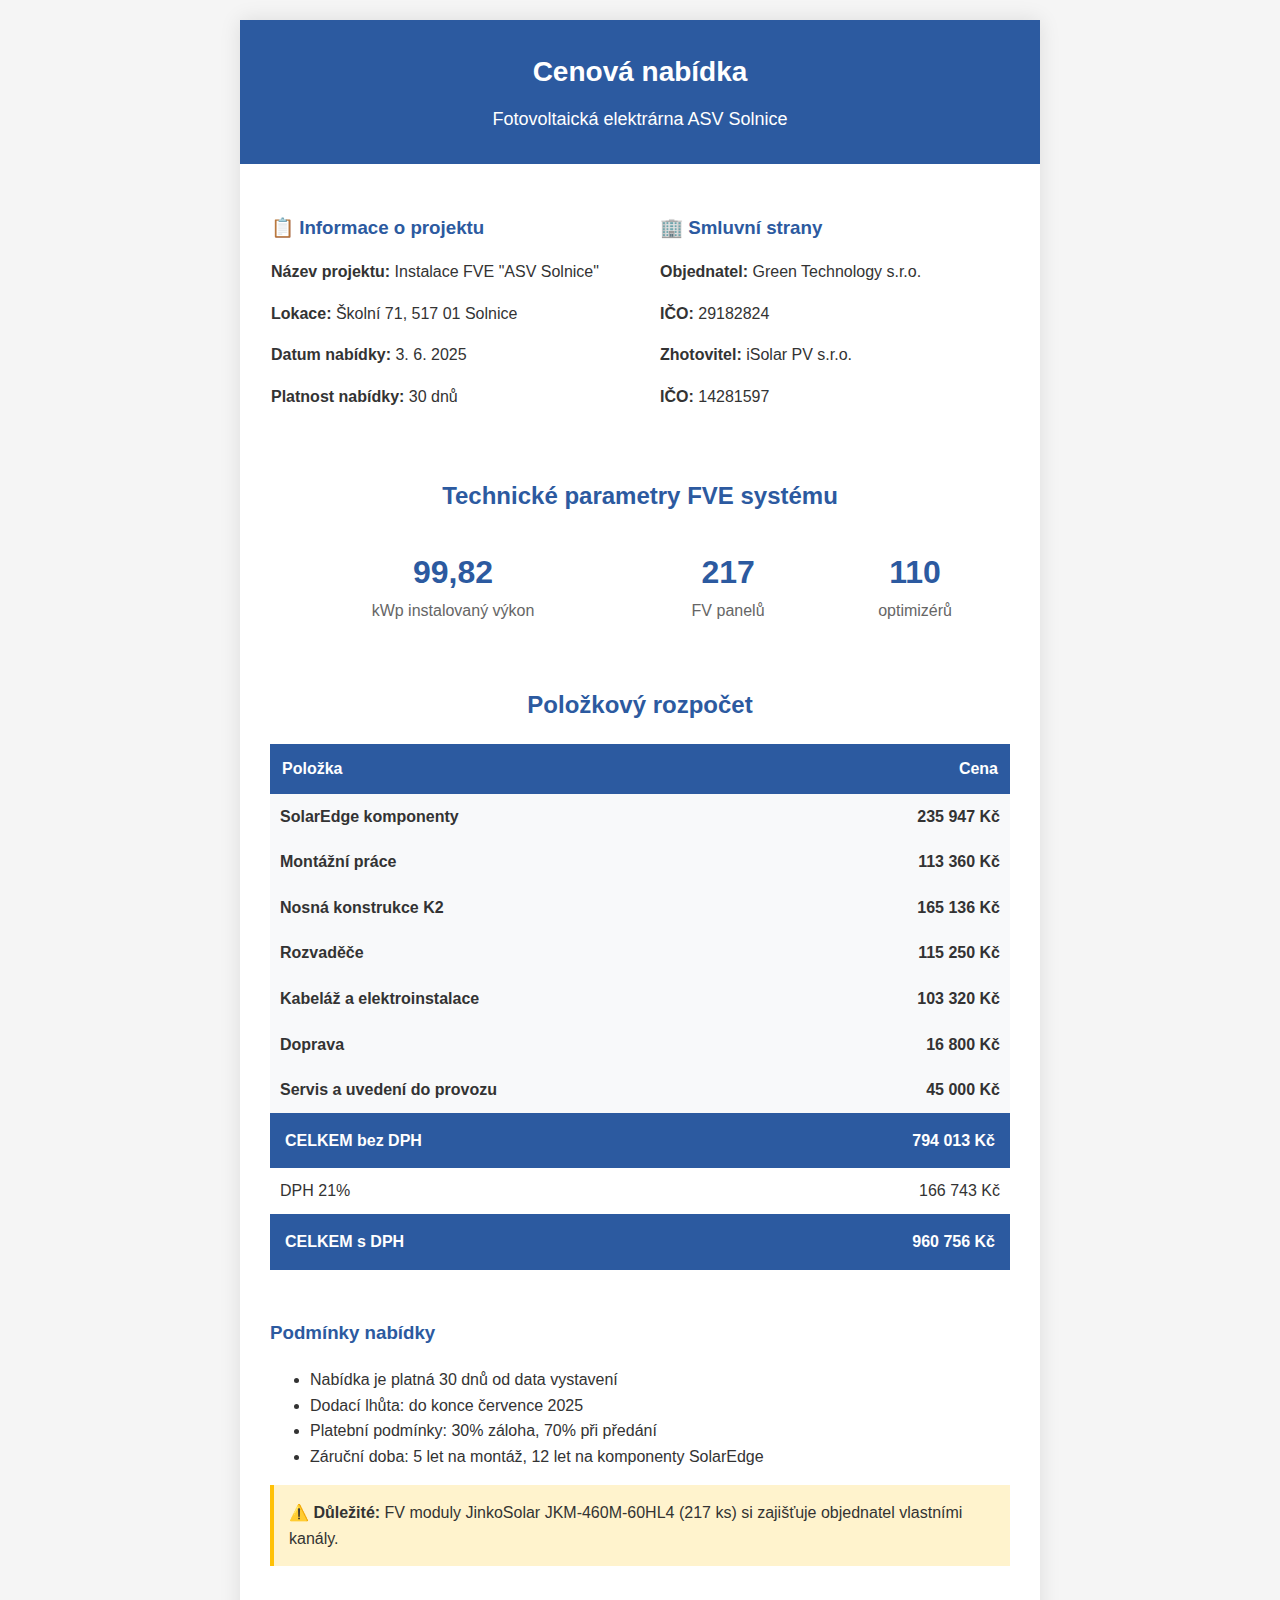
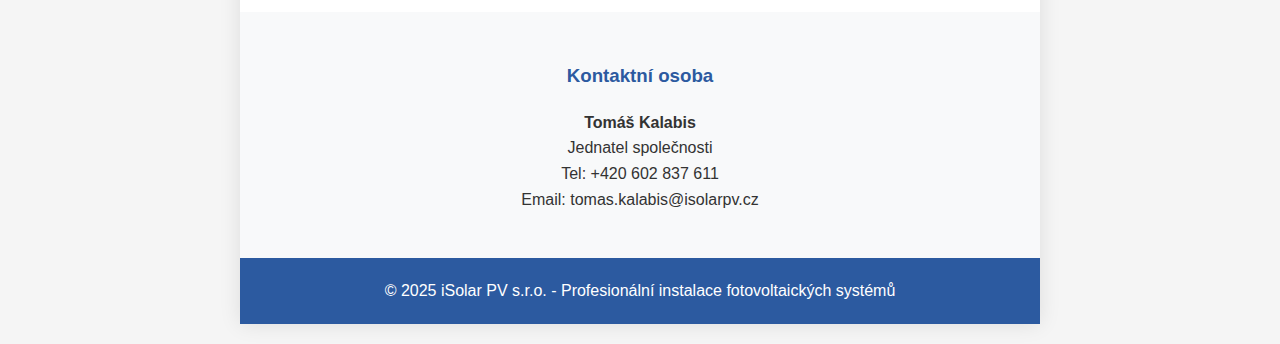
<file: nabidka-email-verze.html>
<!DOCTYPE html>
<html lang="cs">
<head>
    <meta charset="UTF-8">
    <meta name="viewport" content="width=device-width, initial-scale=1.0">
    <title>Cenová nabídka - FVE ASV Solnice</title>
</head>
<body style="font-family: Arial, sans-serif; line-height: 1.6; color: #333; margin: 0; padding: 20px; background-color: #f5f5f5;">
    <div style="max-width: 800px; margin: 0 auto; background: white; padding: 0; box-shadow: 0 0 20px rgba(0,0,0,0.1);">
        
        <!-- Header -->
        <div style="background: #2c5aa0; color: white; padding: 30px; text-align: center;">
            <h1 style="margin: 0 0 10px 0; font-size: 28px;">Cenová nabídka</h1>
            <p style="margin: 0; font-size: 18px;">Fotovoltaická elektrárna ASV Solnice</p>
        </div>
        
        <!-- Projekt info -->
        <div style="padding: 30px;">
            <table style="width: 100%; border-collapse: collapse;">
                <tr>
                    <td style="width: 50%; padding-right: 20px; vertical-align: top;">
                        <h3 style="color: #2c5aa0; margin-bottom: 15px;">📋 Informace o projektu</h3>
                        <p><strong>Název projektu:</strong> Instalace FVE "ASV Solnice"</p>
                        <p><strong>Lokace:</strong> Školní 71, 517 01 Solnice</p>
                        <p><strong>Datum nabídky:</strong> 3. 6. 2025</p>
                        <p><strong>Platnost nabídky:</strong> 30 dnů</p>
                    </td>
                    <td style="width: 50%; padding-left: 20px; vertical-align: top;">
                        <h3 style="color: #2c5aa0; margin-bottom: 15px;">🏢 Smluvní strany</h3>
                        <p><strong>Objednatel:</strong> Green Technology s.r.o.</p>
                        <p><strong>IČO:</strong> 29182824</p>
                        <p><strong>Zhotovitel:</strong> iSolar PV s.r.o.</p>
                        <p><strong>IČO:</strong> 14281597</p>
                    </td>
                </tr>
            </table>
        </div>
        
        <!-- Parametry -->
        <div style="padding: 0 30px 30px 30px;">
            <h2 style="color: #2c5aa0; text-align: center; margin-bottom: 20px;">Technické parametry FVE systému</h2>
            <table style="width: 100%; text-align: center;">
                <tr>
                    <td style="padding: 10px;">
                        <div style="font-size: 32px; color: #2c5aa0; font-weight: bold;">99,82</div>
                        <div style="color: #666;">kWp instalovaný výkon</div>
                    </td>
                    <td style="padding: 10px;">
                        <div style="font-size: 32px; color: #2c5aa0; font-weight: bold;">217</div>
                        <div style="color: #666;">FV panelů</div>
                    </td>
                    <td style="padding: 10px;">
                        <div style="font-size: 32px; color: #2c5aa0; font-weight: bold;">110</div>
                        <div style="color: #666;">optimizérů</div>
                    </td>
                </tr>
            </table>
        </div>
        
        <!-- Rozpočet -->
        <div style="padding: 0 30px 30px 30px;">
            <h2 style="color: #2c5aa0; text-align: center; margin-bottom: 20px;">Položkový rozpočet</h2>
            <table style="width: 100%; border-collapse: collapse;">
                <thead>
                    <tr style="background: #2c5aa0; color: white;">
                        <th style="padding: 12px; text-align: left;">Položka</th>
                        <th style="padding: 12px; text-align: right;">Cena</th>
                    </tr>
                </thead>
                <tbody>
                    <tr style="background: #f8f9fa;">
                        <td style="padding: 10px;"><strong>SolarEdge komponenty</strong></td>
                        <td style="padding: 10px; text-align: right;"><strong>235 947 Kč</strong></td>
                    </tr>
                    <tr style="background: #f8f9fa;">
                        <td style="padding: 10px;"><strong>Montážní práce</strong></td>
                        <td style="padding: 10px; text-align: right;"><strong>113 360 Kč</strong></td>
                    </tr>
                    <tr style="background: #f8f9fa;">
                        <td style="padding: 10px;"><strong>Nosná konstrukce K2</strong></td>
                        <td style="padding: 10px; text-align: right;"><strong>165 136 Kč</strong></td>
                    </tr>
                    <tr style="background: #f8f9fa;">
                        <td style="padding: 10px;"><strong>Rozvaděče</strong></td>
                        <td style="padding: 10px; text-align: right;"><strong>115 250 Kč</strong></td>
                    </tr>
                    <tr style="background: #f8f9fa;">
                        <td style="padding: 10px;"><strong>Kabeláž a elektroinstalace</strong></td>
                        <td style="padding: 10px; text-align: right;"><strong>103 320 Kč</strong></td>
                    </tr>
                    <tr style="background: #f8f9fa;">
                        <td style="padding: 10px;"><strong>Doprava</strong></td>
                        <td style="padding: 10px; text-align: right;"><strong>16 800 Kč</strong></td>
                    </tr>
                    <tr style="background: #f8f9fa;">
                        <td style="padding: 10px;"><strong>Servis a uvedení do provozu</strong></td>
                        <td style="padding: 10px; text-align: right;"><strong>45 000 Kč</strong></td>
                    </tr>
                    <tr style="background: #2c5aa0; color: white;">
                        <td style="padding: 15px;"><strong>CELKEM bez DPH</strong></td>
                        <td style="padding: 15px; text-align: right;"><strong>794 013 Kč</strong></td>
                    </tr>
                    <tr>
                        <td style="padding: 10px;">DPH 21%</td>
                        <td style="padding: 10px; text-align: right;">166 743 Kč</td>
                    </tr>
                    <tr style="background: #2c5aa0; color: white;">
                        <td style="padding: 15px;"><strong>CELKEM s DPH</strong></td>
                        <td style="padding: 15px; text-align: right;"><strong>960 756 Kč</strong></td>
                    </tr>
                </tbody>
            </table>
        </div>
        
        <!-- Podmínky -->
        <div style="padding: 0 30px 30px 30px;">
            <h3 style="color: #2c5aa0;">Podmínky nabídky</h3>
            <ul>
                <li>Nabídka je platná 30 dnů od data vystavení</li>
                <li>Dodací lhůta: do konce července 2025</li>
                <li>Platební podmínky: 30% záloha, 70% při předání</li>
                <li>Záruční doba: 5 let na montáž, 12 let na komponenty SolarEdge</li>
            </ul>
            <p style="background: #fff3cd; padding: 15px; border-left: 4px solid #ffc107;">
                <strong>⚠️ Důležité:</strong> FV moduly JinkoSolar JKM-460M-60HL4 (217 ks) si zajišťuje objednatel vlastními kanály.
            </p>
        </div>
        
        <!-- Kontakt -->
        <div style="background: #f8f9fa; padding: 30px; text-align: center;">
            <h3 style="color: #2c5aa0;">Kontaktní osoba</h3>
            <p>
                <strong>Tomáš Kalabis</strong><br>
                Jednatel společnosti<br>
                Tel: +420 602 837 611<br>
                Email: tomas.kalabis@isolarpv.cz
            </p>
        </div>
        
        <!-- Footer -->
        <div style="background: #2c5aa0; color: white; padding: 20px; text-align: center;">
            <p style="margin: 0;">© 2025 iSolar PV s.r.o. - Profesionální instalace fotovoltaických systémů</p>
        </div>
    </div>
</body>
</html>
</file>
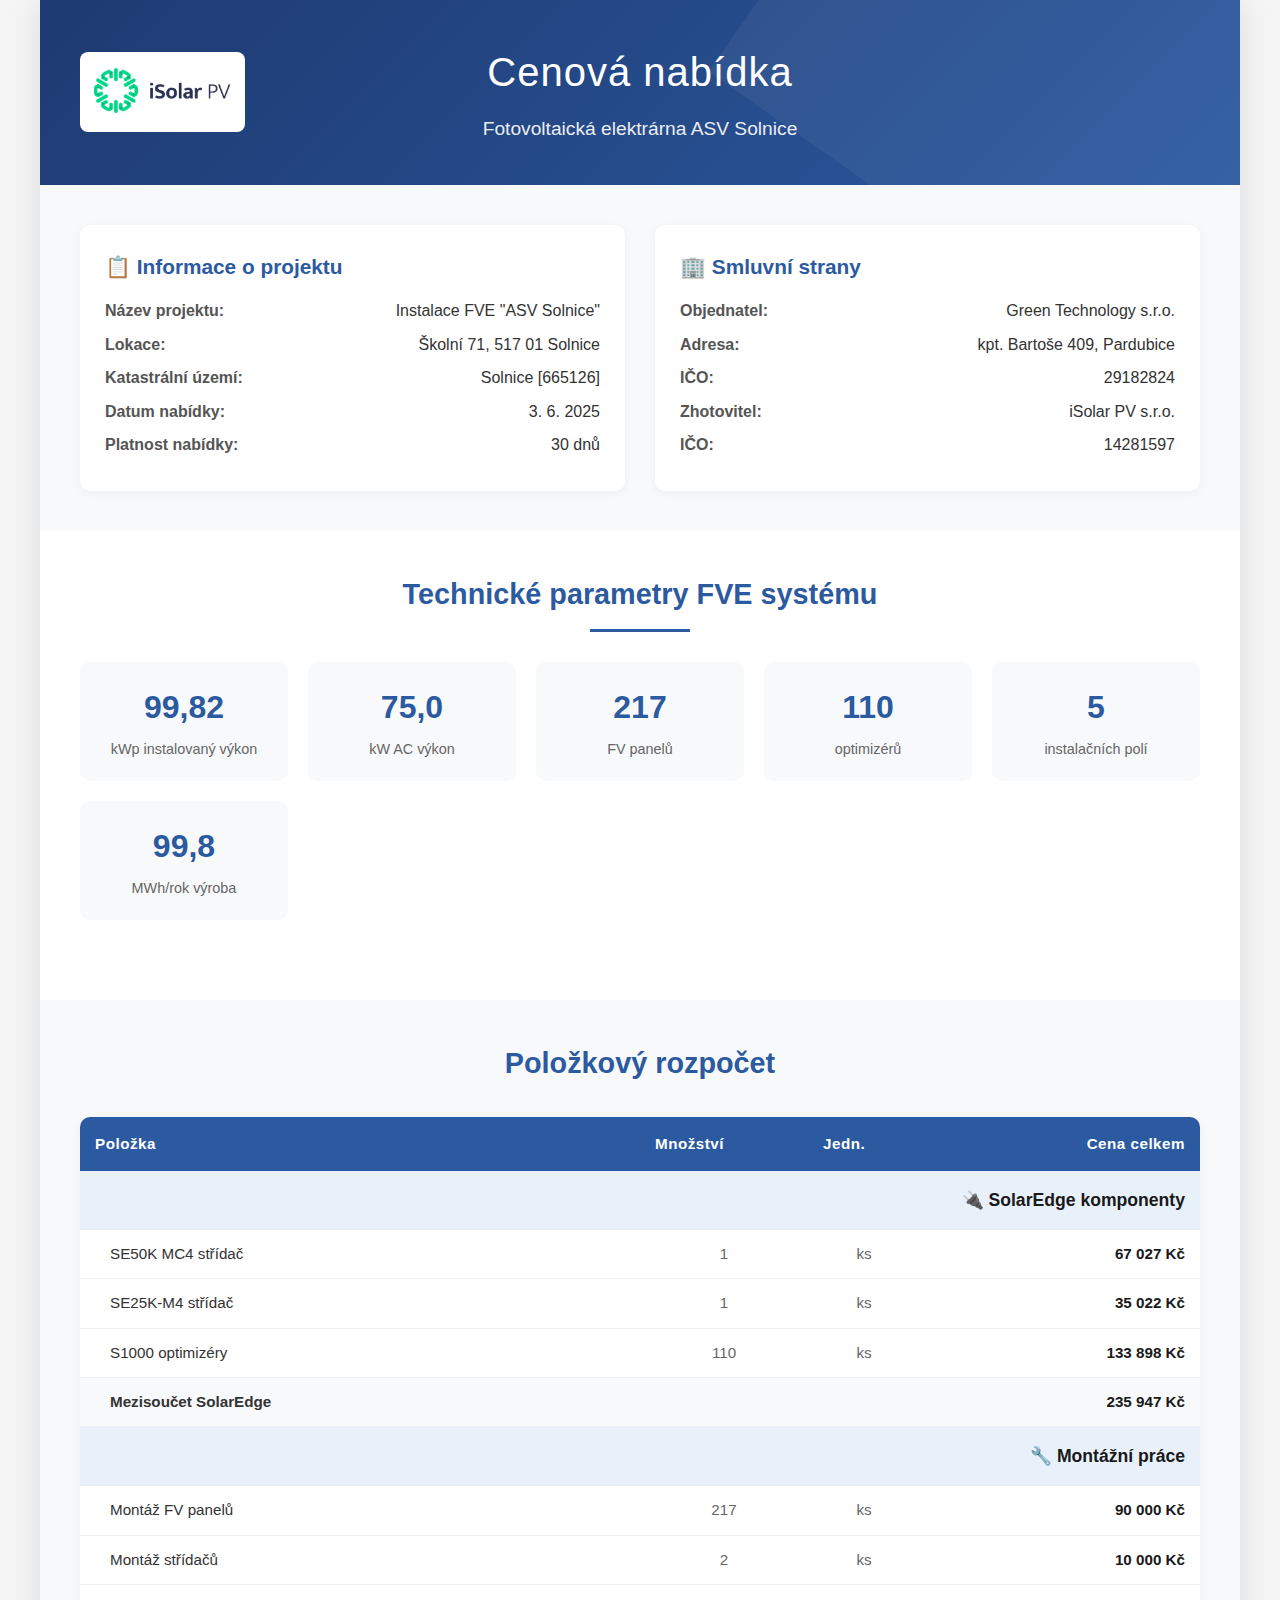
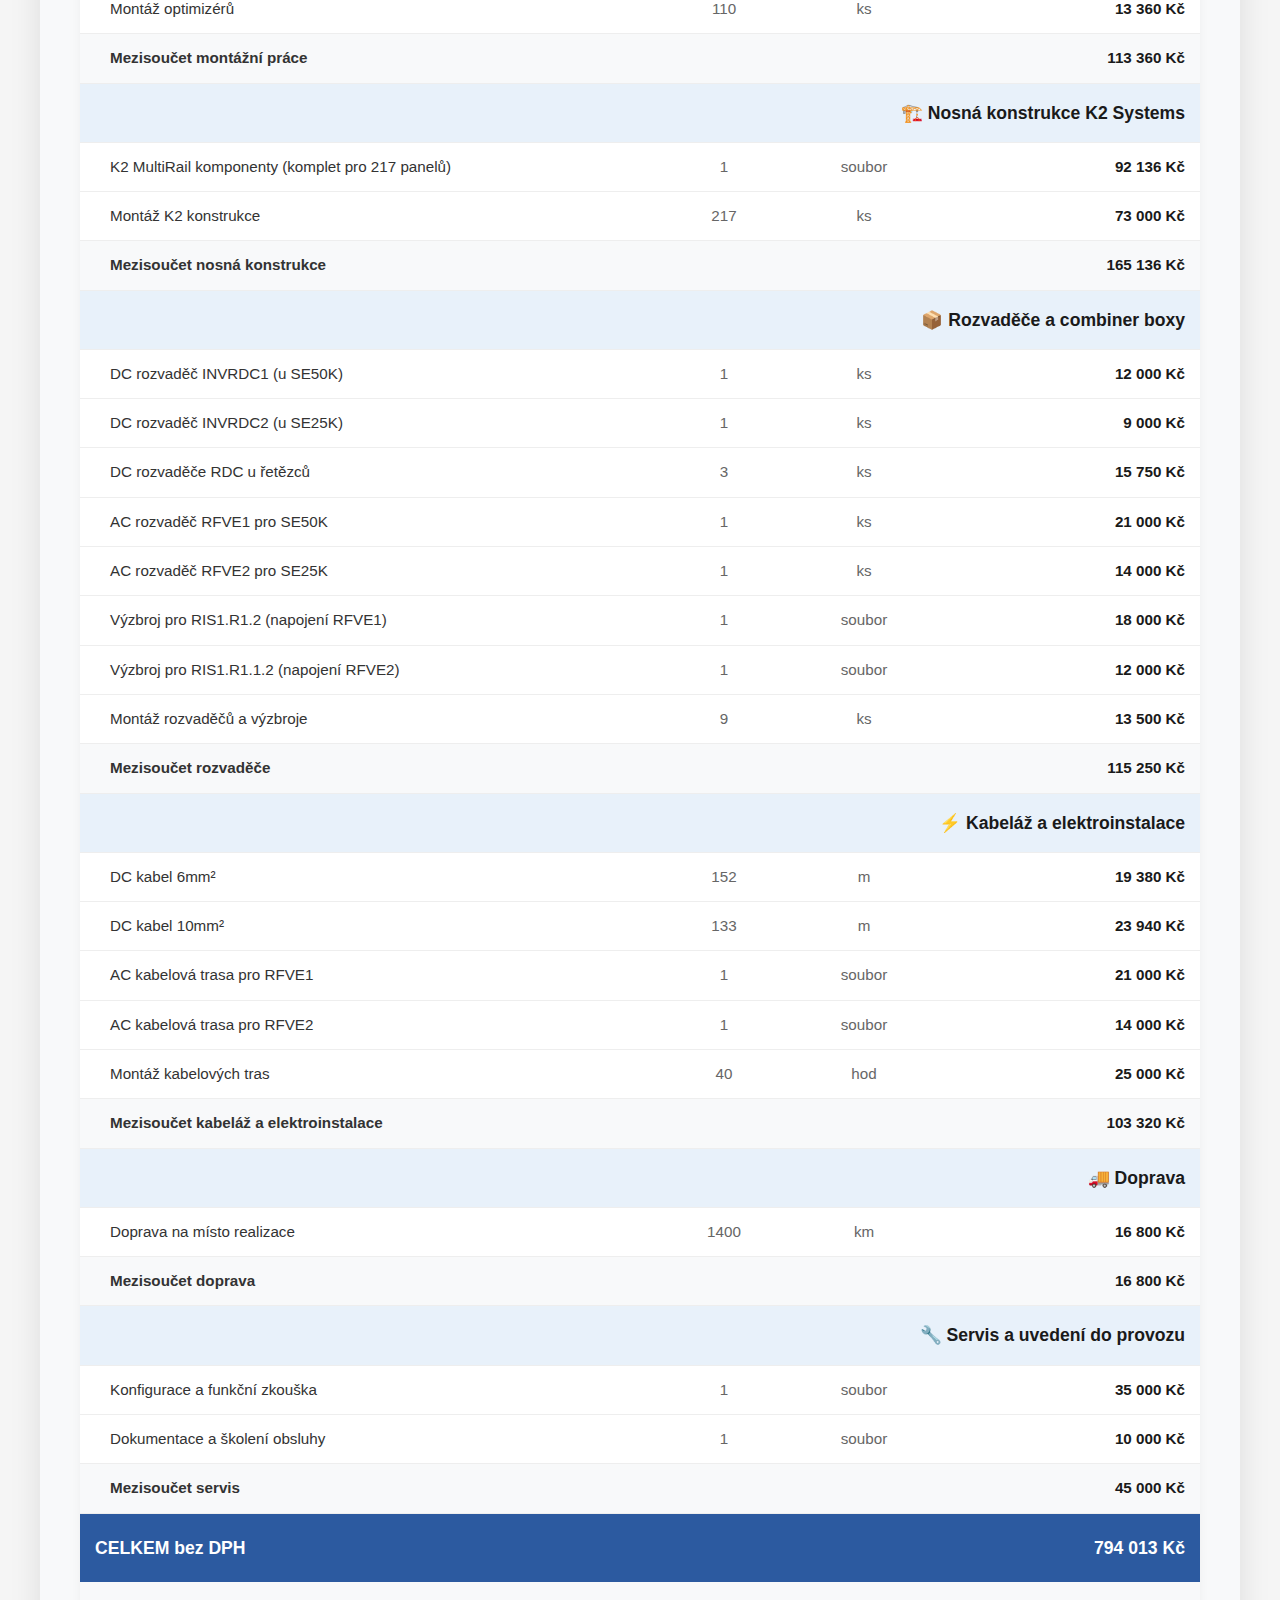
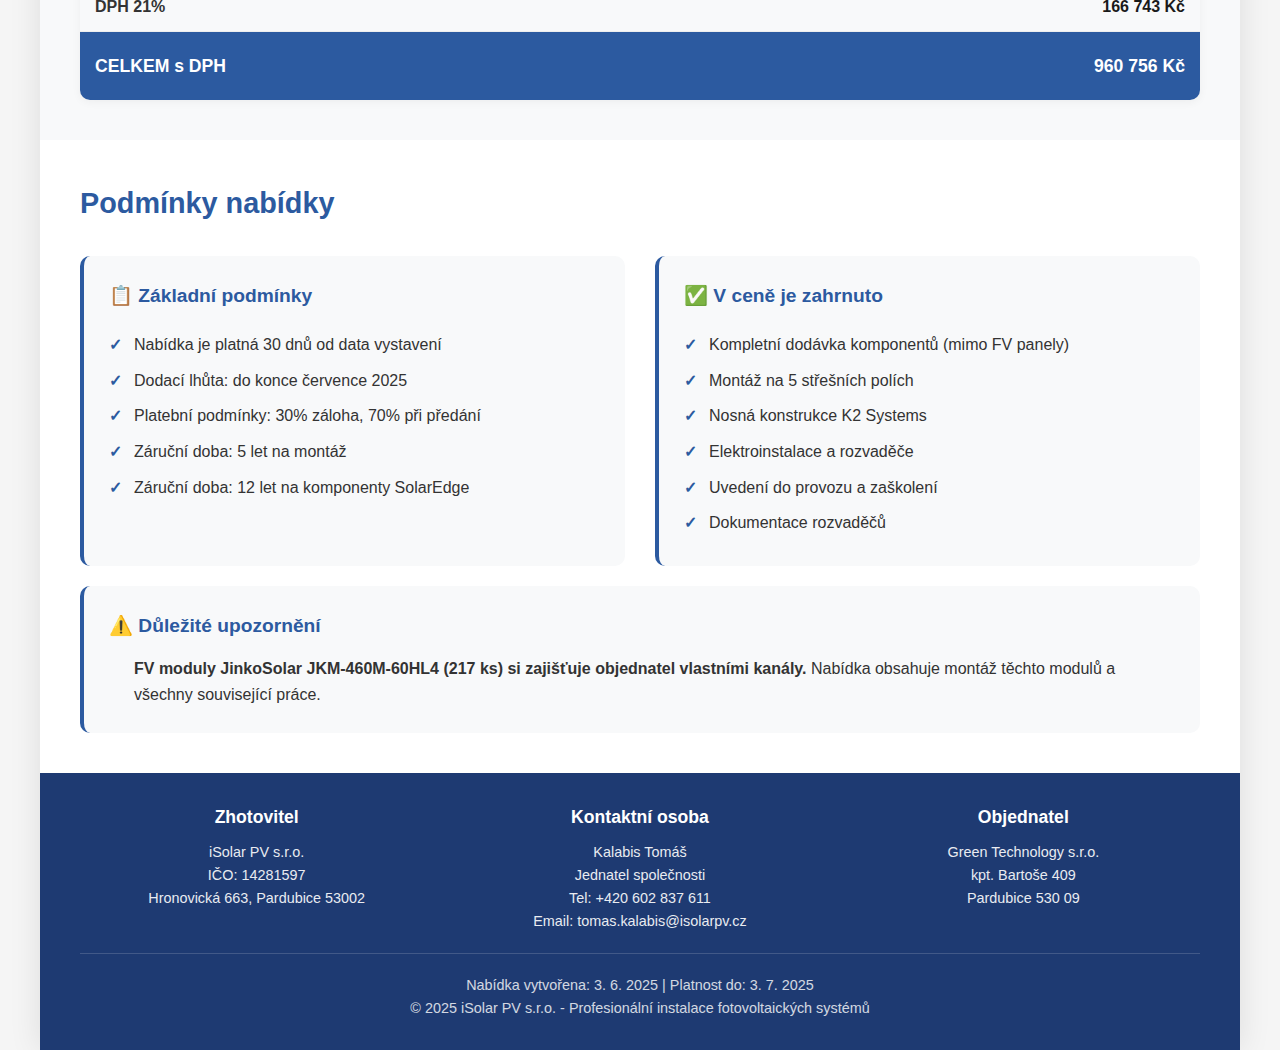
<file: nabidka-fve-asv-nova.html>
<!DOCTYPE html>
<html lang="cs">
<head>
    <meta charset="UTF-8">
    <meta name="viewport" content="width=device-width, initial-scale=1.0">
    <title>Cenová nabídka - FVE ASV Solnice</title>
    <style>
        * {
            margin: 0;
            padding: 0;
            box-sizing: border-box;
        }
        
        body {
            font-family: 'Segoe UI', -apple-system, BlinkMacSystemFont, Arial, sans-serif;
            line-height: 1.6;
            color: #333;
            background-color: #f5f5f5;
        }
        
        .container {
            max-width: 1200px;
            margin: 0 auto;
            background: white;
            box-shadow: 0 0 30px rgba(0,0,0,0.1);
        }
        
        /* Header s logem */
        .header {
            background: linear-gradient(135deg, #1e3a72 0%, #2c5aa0 100%);
            color: white;
            padding: 40px;
            position: relative;
            overflow: hidden;
        }
        
        .header::before {
            content: '';
            position: absolute;
            top: -50%;
            right: -10%;
            width: 50%;
            height: 200%;
            background: rgba(255,255,255,0.05);
            transform: rotate(35deg);
        }
        
        .header-content {
            position: relative;
            z-index: 1;
            display: flex;
            justify-content: space-between;
            align-items: center;
        }
        
        .logo-section {
            flex: 0 0 200px;
            text-align: center;
        }
        
        .logo {
            max-width: 180px;
            max-height: 80px;
            background: white;
            padding: 10px;
            border-radius: 8px;
            display: block;
        }
        
        .header-text {
            flex: 1;
            text-align: center;
        }
        
        .header h1 {
            font-size: 2.5em;
            font-weight: 300;
            margin-bottom: 10px;
            letter-spacing: 1px;
        }
        
        .header .subtitle {
            font-size: 1.2em;
            opacity: 0.9;
            font-weight: 300;
        }
        
        /* Informační sekce */
        .info-section {
            display: grid;
            grid-template-columns: 1fr 1fr;
            gap: 30px;
            padding: 40px;
            background: #f8f9fa;
        }
        
        .info-box {
            background: white;
            padding: 25px;
            border-radius: 10px;
            box-shadow: 0 2px 10px rgba(0,0,0,0.05);
        }
        
        .info-box h3 {
            color: #2c5aa0;
            margin-bottom: 15px;
            font-size: 1.3em;
            display: flex;
            align-items: center;
            gap: 10px;
        }
        
        .info-box p {
            margin-bottom: 8px;
            display: flex;
            justify-content: space-between;
        }
        
        .info-box p strong {
            color: #555;
        }
        
        /* Parametry systému */
        .parameters {
            padding: 40px;
            background: white;
        }
        
        .parameters h2 {
            color: #2c5aa0;
            font-size: 1.8em;
            margin-bottom: 30px;
            text-align: center;
            position: relative;
            padding-bottom: 15px;
        }
        
        .parameters h2::after {
            content: '';
            position: absolute;
            bottom: 0;
            left: 50%;
            transform: translateX(-50%);
            width: 100px;
            height: 3px;
            background: #2c5aa0;
        }
        
        .params-grid {
            display: grid;
            grid-template-columns: repeat(auto-fit, minmax(200px, 1fr));
            gap: 20px;
            margin-bottom: 40px;
        }
        
        .param-card {
            text-align: center;
            padding: 20px;
            background: #f8f9fa;
            border-radius: 10px;
            transition: transform 0.2s;
        }
        
        .param-card:hover {
            transform: translateY(-5px);
            box-shadow: 0 5px 20px rgba(0,0,0,0.1);
        }
        
        .param-value {
            font-size: 2em;
            font-weight: bold;
            color: #2c5aa0;
            margin-bottom: 5px;
        }
        
        .param-label {
            color: #666;
            font-size: 0.9em;
        }
        
        /* Rozpočet */
        .budget-section {
            padding: 40px;
            background: #f8f9fa;
        }
        
        .budget-section h2 {
            color: #2c5aa0;
            font-size: 1.8em;
            margin-bottom: 30px;
            text-align: center;
        }
        
        .budget-table {
            width: 100%;
            border-collapse: collapse;
            background: white;
            border-radius: 10px;
            overflow: hidden;
            box-shadow: 0 2px 10px rgba(0,0,0,0.05);
        }
        
        .budget-table th {
            background: #2c5aa0;
            color: white;
            padding: 15px;
            text-align: left;
            font-weight: 600;
            font-size: 0.95em;
            letter-spacing: 0.5px;
        }
        
        .budget-table th:last-child {
            text-align: right;
        }
        
        .budget-table td {
            padding: 12px 15px;
            border-bottom: 1px solid #eee;
        }
        
        .budget-table td:last-child {
            text-align: right;
            font-weight: bold;
            color: #1a1a1a;
        }
        
        .group-header {
            background: #e8f1fa;
            font-weight: bold;
            color: #1e3a72;
        }
        
        .group-header td {
            padding: 15px;
            font-size: 1.1em;
        }
        
        .item-row {
            font-size: 0.95em;
        }
        
        .item-row td:first-child {
            padding-left: 30px;
        }
        
        .quantity-col {
            text-align: center;
            color: #666;
        }
        
        .unit-col {
            text-align: center;
            color: #666;
        }
        
        .total-row {
            background: #2c5aa0;
            color: white;
            font-weight: bold;
            font-size: 1.1em;
        }
        
        .total-row td {
            padding: 20px 15px;
            border: none;
            color: white !important;
        }
        
        .vat-row {
            background: #f8f9fa;
            font-weight: 600;
        }
        
        /* Podmínky */
        .conditions {
            padding: 40px;
            background: white;
        }
        
        .conditions h2 {
            color: #2c5aa0;
            font-size: 1.8em;
            margin-bottom: 30px;
        }
        
        .conditions-grid {
            display: grid;
            grid-template-columns: 1fr 1fr;
            gap: 30px;
        }
        
        .condition-box {
            padding: 25px;
            background: #f8f9fa;
            border-radius: 10px;
            border-left: 4px solid #2c5aa0;
        }
        
        .condition-box h4 {
            color: #2c5aa0;
            margin-bottom: 15px;
            font-size: 1.2em;
        }
        
        .condition-box ul {
            list-style: none;
            margin-left: 0;
        }
        
        .condition-box li {
            padding: 5px 0;
            padding-left: 25px;
            position: relative;
        }
        
        .condition-box li::before {
            content: '✓';
            position: absolute;
            left: 0;
            color: #2c5aa0;
            font-weight: bold;
        }
        
        /* Footer */
        .footer {
            background: #1e3a72;
            color: white;
            padding: 30px 40px;
            text-align: center;
        }
        
        .footer-grid {
            display: grid;
            grid-template-columns: 1fr 1fr 1fr;
            gap: 30px;
            margin-bottom: 20px;
        }
        
        .footer-box {
            text-align: center;
        }
        
        .footer-box h4 {
            margin-bottom: 10px;
            color: #fff;
            font-size: 1.1em;
        }
        
        .footer-box p {
            font-size: 0.9em;
            opacity: 0.9;
        }
        
        .footer-bottom {
            margin-top: 20px;
            padding-top: 20px;
            border-top: 1px solid rgba(255,255,255,0.2);
            font-size: 0.9em;
            opacity: 0.8;
        }
        
        /* Responzivní design */
        @media (max-width: 768px) {
            .info-section, .conditions-grid, .footer-grid {
                grid-template-columns: 1fr;
            }
            
            .header-content {
                flex-direction: column;
                gap: 20px;
            }
            
            .params-grid {
                grid-template-columns: 1fr 1fr;
            }
            
            .budget-table {
                font-size: 0.9em;
            }
            
            .item-row td:first-child {
                padding-left: 15px;
            }
        }
        
        @media print {
            body {
                background: white;
            }
            
            .container {
                box-shadow: none;
            }
            
            .param-card:hover {
                transform: none;
            }
        }
    </style>
</head>
<body>
    <div class="container">
        <!-- Header s logem -->
        <div class="header">
            <div class="header-content">
                <div class="logo-section">
                    <!-- Logo společnosti -->
                    <img src="Logo.png" alt="iSolar PV" class="logo">
                </div>
                <div class="header-text">
                    <h1>Cenová nabídka</h1>
                    <div class="subtitle">Fotovoltaická elektrárna ASV Solnice</div>
                </div>
                <div style="flex: 0 0 200px;"></div>
            </div>
        </div>

        <!-- Informace o projektu -->
        <div class="info-section">
            <div class="info-box">
                <h3>📋 Informace o projektu</h3>
                <p><strong>Název projektu:</strong> <span>Instalace FVE "ASV Solnice"</span></p>
                <p><strong>Lokace:</strong> <span>Školní 71, 517 01 Solnice</span></p>
                <p><strong>Katastrální území:</strong> <span>Solnice [665126]</span></p>
                <p><strong>Datum nabídky:</strong> <span>3. 6. 2025</span></p>
                <p><strong>Platnost nabídky:</strong> <span>30 dnů</span></p>
            </div>
            <div class="info-box">
                <h3>🏢 Smluvní strany</h3>
                <p><strong>Objednatel:</strong> <span>Green Technology s.r.o.</span></p>
                <p><strong>Adresa:</strong> <span>kpt. Bartoše 409, Pardubice</span></p>
                <p><strong>IČO:</strong> <span>29182824</span></p>
                <p><strong>Zhotovitel:</strong> <span>iSolar PV s.r.o.</span></p>
                <p><strong>IČO:</strong> <span>14281597</span></p>
            </div>
        </div>

        <!-- Parametry systému -->
        <div class="parameters">
            <h2>Technické parametry FVE systému</h2>
            <div class="params-grid">
                <div class="param-card">
                    <div class="param-value">99,82</div>
                    <div class="param-label">kWp instalovaný výkon</div>
                </div>
                <div class="param-card">
                    <div class="param-value">75,0</div>
                    <div class="param-label">kW AC výkon</div>
                </div>
                <div class="param-card">
                    <div class="param-value">217</div>
                    <div class="param-label">FV panelů</div>
                </div>
                <div class="param-card">
                    <div class="param-value">110</div>
                    <div class="param-label">optimizérů</div>
                </div>
                <div class="param-card">
                    <div class="param-value">5</div>
                    <div class="param-label">instalačních polí</div>
                </div>
                <div class="param-card">
                    <div class="param-value">99,8</div>
                    <div class="param-label">MWh/rok výroba</div>
                </div>
            </div>
        </div>

        <!-- Cenová nabídka -->
        <div class="budget-section">
            <h2>Položkový rozpočet</h2>
            <table class="budget-table">
                <thead>
                    <tr>
                        <th style="width: 50%">Položka</th>
                        <th style="width: 15%">Množství</th>
                        <th style="width: 10%">Jedn.</th>
                        <th style="width: 25%">Cena celkem</th>
                    </tr>
                </thead>
                <tbody>
                    <!-- SolarEdge komponenty -->
                    <tr class="group-header">
                        <td colspan="4">🔌 SolarEdge komponenty</td>
                    </tr>
                    <tr class="item-row">
                        <td>SE50K MC4 střídač</td>
                        <td class="quantity-col" id="se50k_qty">1</td>
                        <td class="unit-col" id="se50k_unit">ks</td>
                        <td id="se50k_total">67 027 Kč</td>
                    </tr>
                    <tr class="item-row">
                        <td>SE25K-M4 střídač</td>
                        <td class="quantity-col" id="se25k_qty">1</td>
                        <td class="unit-col" id="se25k_unit">ks</td>
                        <td id="se25k_total">35 022 Kč</td>
                    </tr>
                    <tr class="item-row">
                        <td>S1000 optimizéry</td>
                        <td class="quantity-col" id="optimizers_qty">110</td>
                        <td class="unit-col" id="optimizers_unit">ks</td>
                        <td id="optimizers_total">133 898 Kč</td>
                    </tr>
                    <tr class="item-row" style="font-weight: bold; background: #f8f9fa;">
                        <td colspan="3">Mezisoučet SolarEdge</td>
                        <td id="solaredge_subtotal">235 947 Kč</td>
                    </tr>
                    
                    <!-- Montážní práce -->
                    <tr class="group-header">
                        <td colspan="4">🔧 Montážní práce</td>
                    </tr>
                    <tr class="item-row">
                        <td>Montáž FV panelů</td>
                        <td class="quantity-col" id="panel_mount_qty">217</td>
                        <td class="unit-col" id="panel_mount_unit">ks</td>
                        <td id="panel_mount_total">90 000 Kč</td>
                    </tr>
                    <tr class="item-row">
                        <td>Montáž střídačů</td>
                        <td class="quantity-col" id="inverter_mount_qty">2</td>
                        <td class="unit-col" id="inverter_mount_unit">ks</td>
                        <td id="inverter_mount_total">10 000 Kč</td>
                    </tr>
                    <tr class="item-row">
                        <td>Montáž optimizérů</td>
                        <td class="quantity-col" id="optimizer_mount_qty">110</td>
                        <td class="unit-col" id="optimizer_mount_unit">ks</td>
                        <td id="optimizer_mount_total">13 360 Kč</td>
                    </tr>
                    <tr class="item-row" style="font-weight: bold; background: #f8f9fa;">
                        <td colspan="3">Mezisoučet montážní práce</td>
                        <td id="mount_subtotal">113 360 Kč</td>
                    </tr>
                    
                    <!-- Nosná konstrukce K2 -->
                    <tr class="group-header">
                        <td colspan="4">🏗️ Nosná konstrukce K2 Systems</td>
                    </tr>
                    <tr class="item-row">
                        <td>K2 MultiRail komponenty (komplet pro 217 panelů)</td>
                        <td class="quantity-col" id="k2_components_qty">1</td>
                        <td class="unit-col" id="k2_components_unit">soubor</td>
                        <td id="k2_components_total">92 136 Kč</td>
                    </tr>
                    <tr class="item-row">
                        <td>Montáž K2 konstrukce</td>
                        <td class="quantity-col" id="k2_mount_qty">217</td>
                        <td class="unit-col" id="k2_mount_unit">ks</td>
                        <td id="k2_mount_total">73 000 Kč</td>
                    </tr>
                    <tr class="item-row" style="font-weight: bold; background: #f8f9fa;">
                        <td colspan="3">Mezisoučet nosná konstrukce</td>
                        <td id="k2_subtotal">165 136 Kč</td>
                    </tr>
                    
                    <!-- Rozvaděče -->
                    <tr class="group-header">
                        <td colspan="4">📦 Rozvaděče a combiner boxy</td>
                    </tr>
                    <tr class="item-row">
                        <td>DC rozvaděč INVRDC1 (u SE50K)</td>
                        <td class="quantity-col" id="invrdc1_qty">1</td>
                        <td class="unit-col" id="invrdc1_unit">ks</td>
                        <td id="invrdc1_total">12 000 Kč</td>
                    </tr>
                    <tr class="item-row">
                        <td>DC rozvaděč INVRDC2 (u SE25K)</td>
                        <td class="quantity-col" id="invrdc2_qty">1</td>
                        <td class="unit-col" id="invrdc2_unit">ks</td>
                        <td id="invrdc2_total">9 000 Kč</td>
                    </tr>
                    <tr class="item-row">
                        <td>DC rozvaděče RDC u řetězců</td>
                        <td class="quantity-col" id="rdc_qty">3</td>
                        <td class="unit-col" id="rdc_unit">ks</td>
                        <td id="rdc_total">15 750 Kč</td>
                    </tr>
                    <tr class="item-row">
                        <td>AC rozvaděč RFVE1 pro SE50K</td>
                        <td class="quantity-col" id="rfve1_qty">1</td>
                        <td class="unit-col" id="rfve1_unit">ks</td>
                        <td id="rfve1_total">21 000 Kč</td>
                    </tr>
                    <tr class="item-row">
                        <td>AC rozvaděč RFVE2 pro SE25K</td>
                        <td class="quantity-col" id="rfve2_qty">1</td>
                        <td class="unit-col" id="rfve2_unit">ks</td>
                        <td id="rfve2_total">14 000 Kč</td>
                    </tr>
                    <tr class="item-row">
                        <td>Výzbroj pro RIS1.R1.2 (napojení RFVE1)</td>
                        <td class="quantity-col" id="ris1_r12_qty">1</td>
                        <td class="unit-col" id="ris1_r12_unit">soubor</td>
                        <td id="ris1_r12_total">18 000 Kč</td>
                    </tr>
                    <tr class="item-row">
                        <td>Výzbroj pro RIS1.R1.1.2 (napojení RFVE2)</td>
                        <td class="quantity-col" id="ris1_r112_qty">1</td>
                        <td class="unit-col" id="ris1_r112_unit">soubor</td>
                        <td id="ris1_r112_total">12 000 Kč</td>
                    </tr>
                    <tr class="item-row">
                        <td>Montáž rozvaděčů a výzbroje</td>
                        <td class="quantity-col" id="panels_mount_qty">9</td>
                        <td class="unit-col" id="panels_mount_unit">ks</td>
                        <td id="panels_mount_total">13 500 Kč</td>
                    </tr>
                    <tr class="item-row" style="font-weight: bold; background: #f8f9fa;">
                        <td colspan="3">Mezisoučet rozvaděče</td>
                        <td id="panels_subtotal">115 250 Kč</td>
                    </tr>
                    
                    <!-- Kabeláž a elektroinstalace -->
                    <tr class="group-header">
                        <td colspan="4">⚡ Kabeláž a elektroinstalace</td>
                    </tr>
                    <tr class="item-row">
                        <td>DC kabel 6mm²</td>
                        <td class="quantity-col" id="dc_cable6_qty">152</td>
                        <td class="unit-col" id="dc_cable6_unit">m</td>
                        <td id="dc_cable6_total">19 380 Kč</td>
                    </tr>
                    <tr class="item-row">
                        <td>DC kabel 10mm²</td>
                        <td class="quantity-col" id="dc_cable10_qty">133</td>
                        <td class="unit-col" id="dc_cable10_unit">m</td>
                        <td id="dc_cable10_total">23 940 Kč</td>
                    </tr>
                    <tr class="item-row">
                        <td>AC kabelová trasa pro RFVE1</td>
                        <td class="quantity-col" id="ac_cables_rfve1_qty">1</td>
                        <td class="unit-col" id="ac_cables_rfve1_unit">soubor</td>
                        <td id="ac_cables_rfve1_total">21 000 Kč</td>
                    </tr>
                    <tr class="item-row">
                        <td>AC kabelová trasa pro RFVE2</td>
                        <td class="quantity-col" id="ac_cables_rfve2_qty">1</td>
                        <td class="unit-col" id="ac_cables_rfve2_unit">soubor</td>
                        <td id="ac_cables_rfve2_total">14 000 Kč</td>
                    </tr>
                    <tr class="item-row">
                        <td>Montáž kabelových tras</td>
                        <td class="quantity-col" id="electrical_work_qty">40</td>
                        <td class="unit-col" id="electrical_work_unit">hod</td>
                        <td id="electrical_work_total">25 000 Kč</td>
                    </tr>
                    <tr class="item-row" style="font-weight: bold; background: #f8f9fa;">
                        <td colspan="3">Mezisoučet kabeláž a elektroinstalace</td>
                        <td id="cables_subtotal">103 320 Kč</td>
                    </tr>
                    
                    <!-- Doprava -->
                    <tr class="group-header">
                        <td colspan="4">🚚 Doprava</td>
                    </tr>
                    <tr class="item-row">
                        <td>Doprava na místo realizace</td>
                        <td class="quantity-col" id="transport_qty">1400</td>
                        <td class="unit-col" id="transport_unit">km</td>
                        <td id="transport_total">16 800 Kč</td>
                    </tr>
                    <tr class="item-row" style="font-weight: bold; background: #f8f9fa;">
                        <td colspan="3">Mezisoučet doprava</td>
                        <td id="transport_subtotal">16 800 Kč</td>
                    </tr>
                    
                    <!-- Servis a uvedení do provozu -->
                    <tr class="group-header">
                        <td colspan="4">🔧 Servis a uvedení do provozu</td>
                    </tr>
                    <tr class="item-row">
                        <td>Konfigurace a funkční zkouška</td>
                        <td class="quantity-col" id="config_qty">1</td>
                        <td class="unit-col" id="config_unit">soubor</td>
                        <td id="config_total">35 000 Kč</td>
                    </tr>
                    <tr class="item-row">
                        <td>Dokumentace a školení obsluhy</td>
                        <td class="quantity-col" id="documentation_qty">1</td>
                        <td class="unit-col" id="documentation_unit">soubor</td>
                        <td id="documentation_total">10 000 Kč</td>
                    </tr>
                    <tr class="item-row" style="font-weight: bold; background: #f8f9fa;">
                        <td colspan="3">Mezisoučet servis</td>
                        <td id="service_subtotal">45 000 Kč</td>
                    </tr>
                    
                    <!-- Celkové součty -->
                    <tr class="total-row">
                        <td colspan="3">CELKEM bez DPH</td>
                        <td id="total-without-vat">794 013 Kč</td>
                    </tr>
                    <tr class="vat-row">
                        <td colspan="3">DPH 21%</td>
                        <td id="vat-amount">166 743 Kč</td>
                    </tr>
                    <tr class="total-row">
                        <td colspan="3">CELKEM s DPH</td>
                        <td id="total-with-vat">960 756 Kč</td>
                    </tr>
                </tbody>
            </table>
        </div>

        <!-- Podmínky -->
        <div class="conditions">
            <h2>Podmínky nabídky</h2>
            <div class="conditions-grid">
                <div class="condition-box">
                    <h4>📋 Základní podmínky</h4>
                    <ul>
                        <li>Nabídka je platná 30 dnů od data vystavení</li>
                        <li>Dodací lhůta: do konce července 2025</li>
                        <li>Platební podmínky: 30% záloha, 70% při předání</li>
                        <li>Záruční doba: 5 let na montáž</li>
                        <li>Záruční doba: 12 let na komponenty SolarEdge</li>
                    </ul>
                </div>
                <div class="condition-box">
                    <h4>✅ V ceně je zahrnuto</h4>
                    <ul>
                        <li>Kompletní dodávka komponentů (mimo FV panely)</li>
                        <li>Montáž na 5 střešních polích</li>
                        <li>Nosná konstrukce K2 Systems</li>
                        <li>Elektroinstalace a rozvaděče</li>
                        <li>Uvedení do provozu a zaškolení</li>
                        <li>Dokumentace rozvaděčů</li>
                    </ul>
                </div>
            </div>
            <div class="condition-box" style="margin-top: 20px;">
                <h4>⚠️ Důležité upozornění</h4>
                <p style="padding-left: 25px; margin-top: 10px;">
                    <strong>FV moduly JinkoSolar JKM-460M-60HL4 (217 ks) si zajišťuje objednatel vlastními kanály.</strong>
                    Nabídka obsahuje montáž těchto modulů a všechny související práce.
                </p>
            </div>
        </div>

        <!-- Footer -->
        <div class="footer">
            <div class="footer-grid">
                <div class="footer-box">
                    <h4>Zhotovitel</h4>
                    <p>iSolar PV s.r.o.<br>
                    IČO: 14281597<br>
                    Hronovická 663, Pardubice 53002</p>
                </div>
                <div class="footer-box">
                    <h4>Kontaktní osoba</h4>
                    <p>Kalabis Tomáš<br>
                    Jednatel společnosti<br>
                    Tel: +420 602 837 611<br>
                    Email: tomas.kalabis@isolarpv.cz</p>
                </div>
                <div class="footer-box">
                    <h4>Objednatel</h4>
                    <p>Green Technology s.r.o.<br>
                    kpt. Bartoše 409<br>
                    Pardubice 530 09</p>
                </div>
            </div>
            <div class="footer-bottom">
                <p>Nabídka vytvořena: 3. 6. 2025 | Platnost do: 3. 7. 2025</p>
                <p>© 2025 iSolar PV s.r.o. - Profesionální instalace fotovoltaických systémů</p>
            </div>
        </div>
    </div>

    <script>
        // Automatické načtení dat z rozpočtáře
        document.addEventListener('DOMContentLoaded', function() {
            const budgetData = localStorage.getItem('budgetData');
            
            if (budgetData) {
                try {
                    const data = JSON.parse(budgetData);
                    updateQuoteFromBudget(data);
                    showNotification('✅ Nabídka byla aktualizována z rozpočtáře!');
                    localStorage.removeItem('budgetData');
                } catch (error) {
                    console.error('Chyba při načítání dat z rozpočtáře:', error);
                }
            }
        });

        function updateQuoteFromBudget(data) {
            // Aktualizace jednotlivých položek
            if (data.items) {
                // SolarEdge komponenty
                updateItem('se50k', data.items.se50k);
                updateItem('se25k', data.items.se25k);
                updateItem('optimizers', data.items.optimizers);
                
                // Montážní práce
                updateItem('panel_mount', data.items.panel_mount);
                updateItem('inverter_mount', data.items.inverter_mount);
                updateItem('optimizer_mount', data.items.optimizer_mount);
                
                // K2 konstrukce
                updateItem('k2_components', data.items.k2_components);
                updateItem('k2_mount', data.items.k2_mount);
                
                // Rozvaděče
                updateItem('invrdc1', data.items.invrdc1);
                updateItem('invrdc2', data.items.invrdc2);
                updateItem('rdc', data.items.rdc);
                updateItem('rfve1', data.items.rfve1);
                updateItem('rfve2', data.items.rfve2);
                updateItem('ris1_r12', data.items.ris1_r12);
                updateItem('ris1_r112', data.items.ris1_r112);
                updateItem('panels_mount', data.items.panels_mount);
                
                // Kabeláž
                updateItem('dc_cable6', data.items.dc_cable6);
                updateItem('dc_cable10', data.items.dc_cable10);
                updateItem('ac_cables_rfve1', data.items.ac_cables_rfve1);
                updateItem('ac_cables_rfve2', data.items.ac_cables_rfve2);
                updateItem('electrical_work', data.items.electrical_work);
                
                // Doprava
                updateItem('transport', data.items.transport);
                
                // Servis
                updateItem('config', data.items.config);
                updateItem('documentation', data.items.documentation);
                
                // Aktualizace skupinových součtů
                updateGroupSubtotals(data.items);
            }
            
            // Aktualizace celkových součtů
            if (data.totals) {
                document.getElementById('total-without-vat').textContent = formatPrice(data.totals.withoutVat) + ' Kč';
                document.getElementById('vat-amount').textContent = formatPrice(data.totals.vat) + ' Kč';
                document.getElementById('total-with-vat').textContent = formatPrice(data.totals.withVat) + ' Kč';
            }
        }
        
        function updateItem(itemId, itemData) {
            if (!itemData) return;
            
            // Aktualizace množství
            const qtyElement = document.getElementById(itemId + '_qty');
            if (qtyElement && itemData.qty !== undefined) {
                qtyElement.textContent = itemData.qty;
            }
            
            // Aktualizace jednotky
            const unitElement = document.getElementById(itemId + '_unit');
            if (unitElement && itemData.unit !== undefined) {
                unitElement.textContent = itemData.unit;
            }
            
            // Aktualizace ceny
            const totalElement = document.getElementById(itemId + '_total');
            if (totalElement && itemData.final !== undefined) {
                totalElement.textContent = formatPrice(itemData.final) + ' Kč';
            }
        }
        
        function updateItemPrice(elementId, price) {
            const element = document.getElementById(elementId);
            if (element) {
                element.textContent = formatPrice(price) + ' Kč';
            }
        }
        
        function updateGroupSubtotals(items) {
            // SolarEdge komponenty
            const solaredgeTotal = (items.se50k?.final || 67027) + 
                                   (items.se25k?.final || 35022) + 
                                   (items.optimizers?.final || 133898);
            updateItemPrice('solaredge_subtotal', solaredgeTotal);
            
            // Montážní práce
            const mountTotal = (items.panel_mount?.final || 90000) + 
                               (items.inverter_mount?.final || 10000) + 
                               (items.optimizer_mount?.final || 13360);
            updateItemPrice('mount_subtotal', mountTotal);
            
            // K2 konstrukce
            const k2Total = (items.k2_components?.final || 92136) + 
                            (items.k2_mount?.final || 73000);
            updateItemPrice('k2_subtotal', k2Total);
            
            // Rozvaděče
            const panelsTotal = (items.invrdc1?.final || 12000) + 
                                (items.invrdc2?.final || 9000) + 
                                (items.rdc?.final || 15750) + 
                                (items.rfve1?.final || 21000) + 
                                (items.rfve2?.final || 14000) + 
                                (items.ris1_r12?.final || 18000) + 
                                (items.ris1_r112?.final || 12000) + 
                                (items.panels_mount?.final || 13500);
            updateItemPrice('panels_subtotal', panelsTotal);
            
            // Kabeláž
            const cablesTotal = (items.dc_cable6?.final || 19380) + 
                                (items.dc_cable10?.final || 23940) + 
                                (items.ac_cables_rfve1?.final || 21000) + 
                                (items.ac_cables_rfve2?.final || 14000) + 
                                (items.electrical_work?.final || 25000);
            updateItemPrice('cables_subtotal', cablesTotal);
            
            // Doprava
            const transportTotal = items.transport?.final || 16800;
            updateItemPrice('transport_subtotal', transportTotal);
            
            // Servis
            const serviceTotal = (items.config?.final || 35000) + 
                                 (items.documentation?.final || 10000);
            updateItemPrice('service_subtotal', serviceTotal);
        }

        function formatPrice(price) {
            return Math.round(price).toLocaleString('cs-CZ');
        }

        function showNotification(message) {
            const notification = document.createElement('div');
            notification.style.cssText = `
                position: fixed;
                top: 20px;
                right: 20px;
                background: #28a745;
                color: white;
                padding: 15px 25px;
                border-radius: 8px;
                box-shadow: 0 4px 12px rgba(0,0,0,0.2);
                z-index: 1000;
                font-size: 14px;
                animation: slideIn 0.3s ease-out;
            `;
            notification.textContent = message;
            document.body.appendChild(notification);
            
            setTimeout(() => notification.remove(), 4000);
        }
    </script>
</body>
</html>
</file>
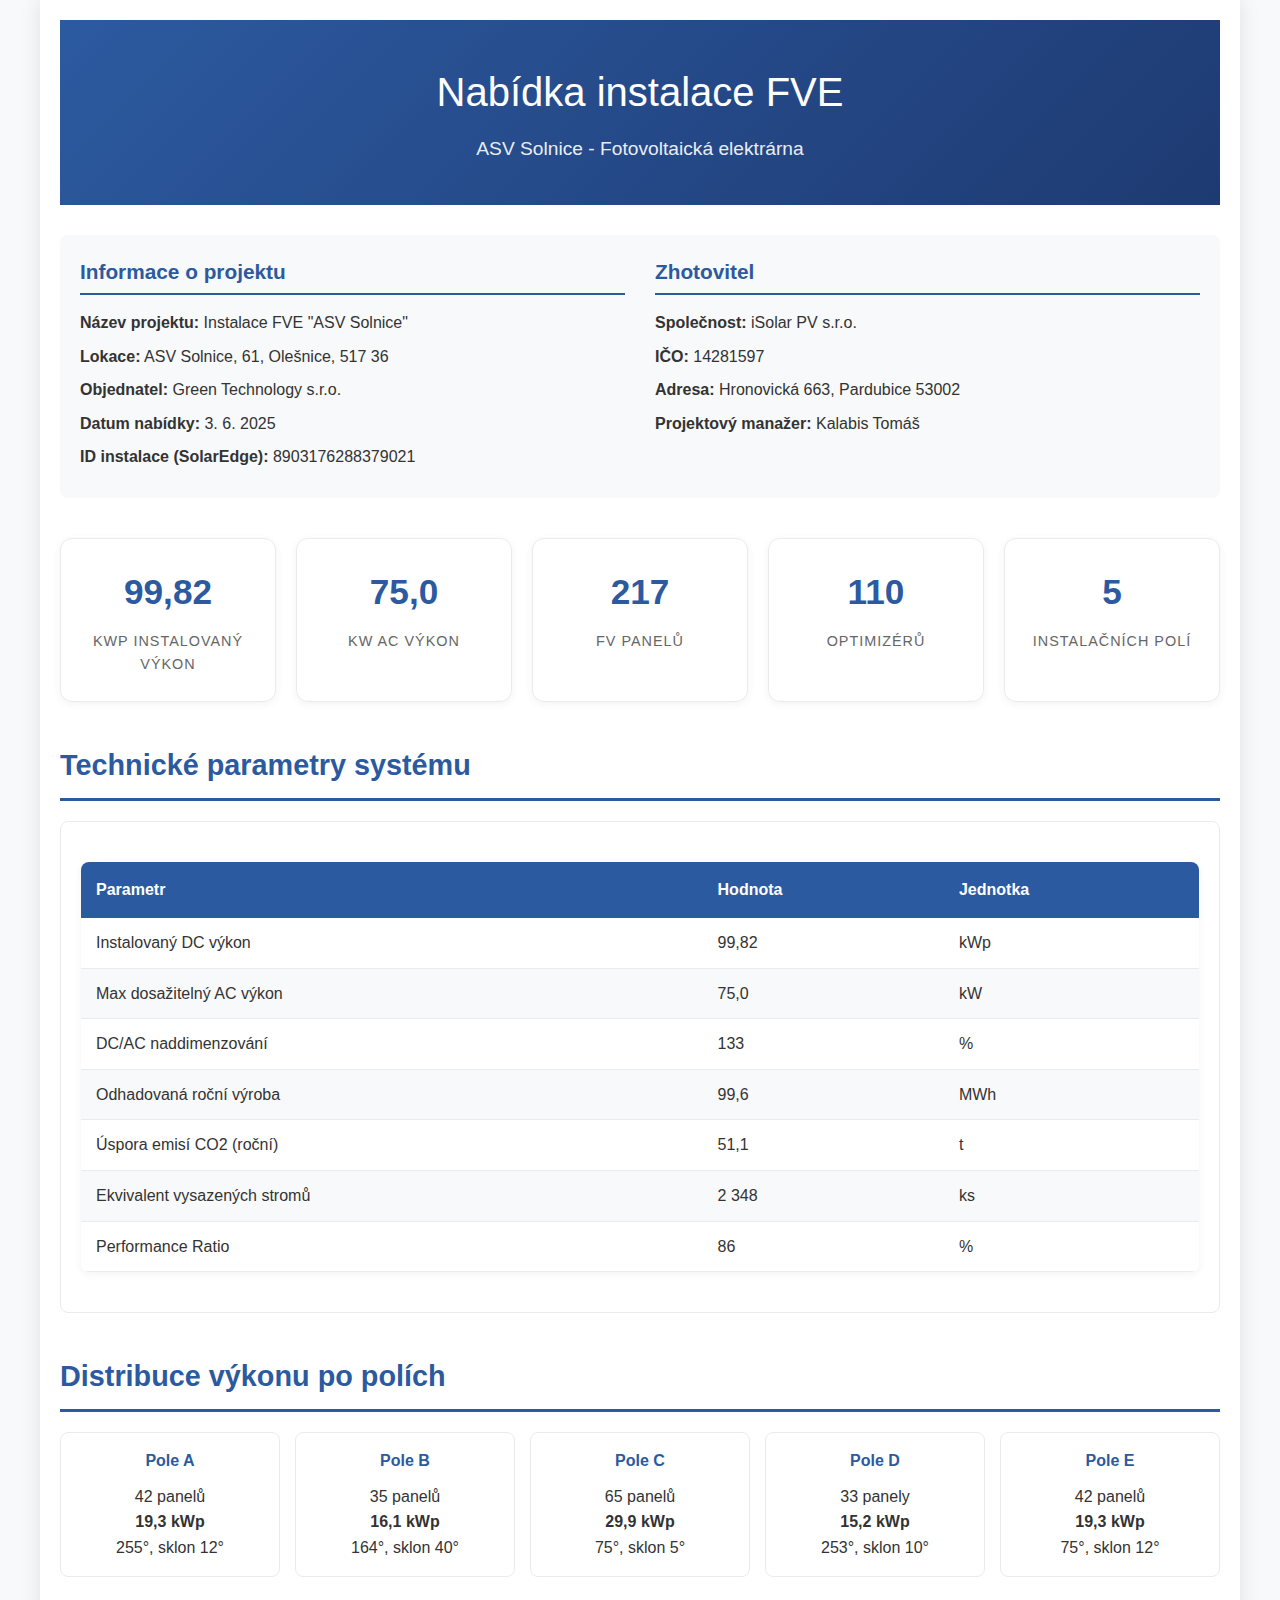
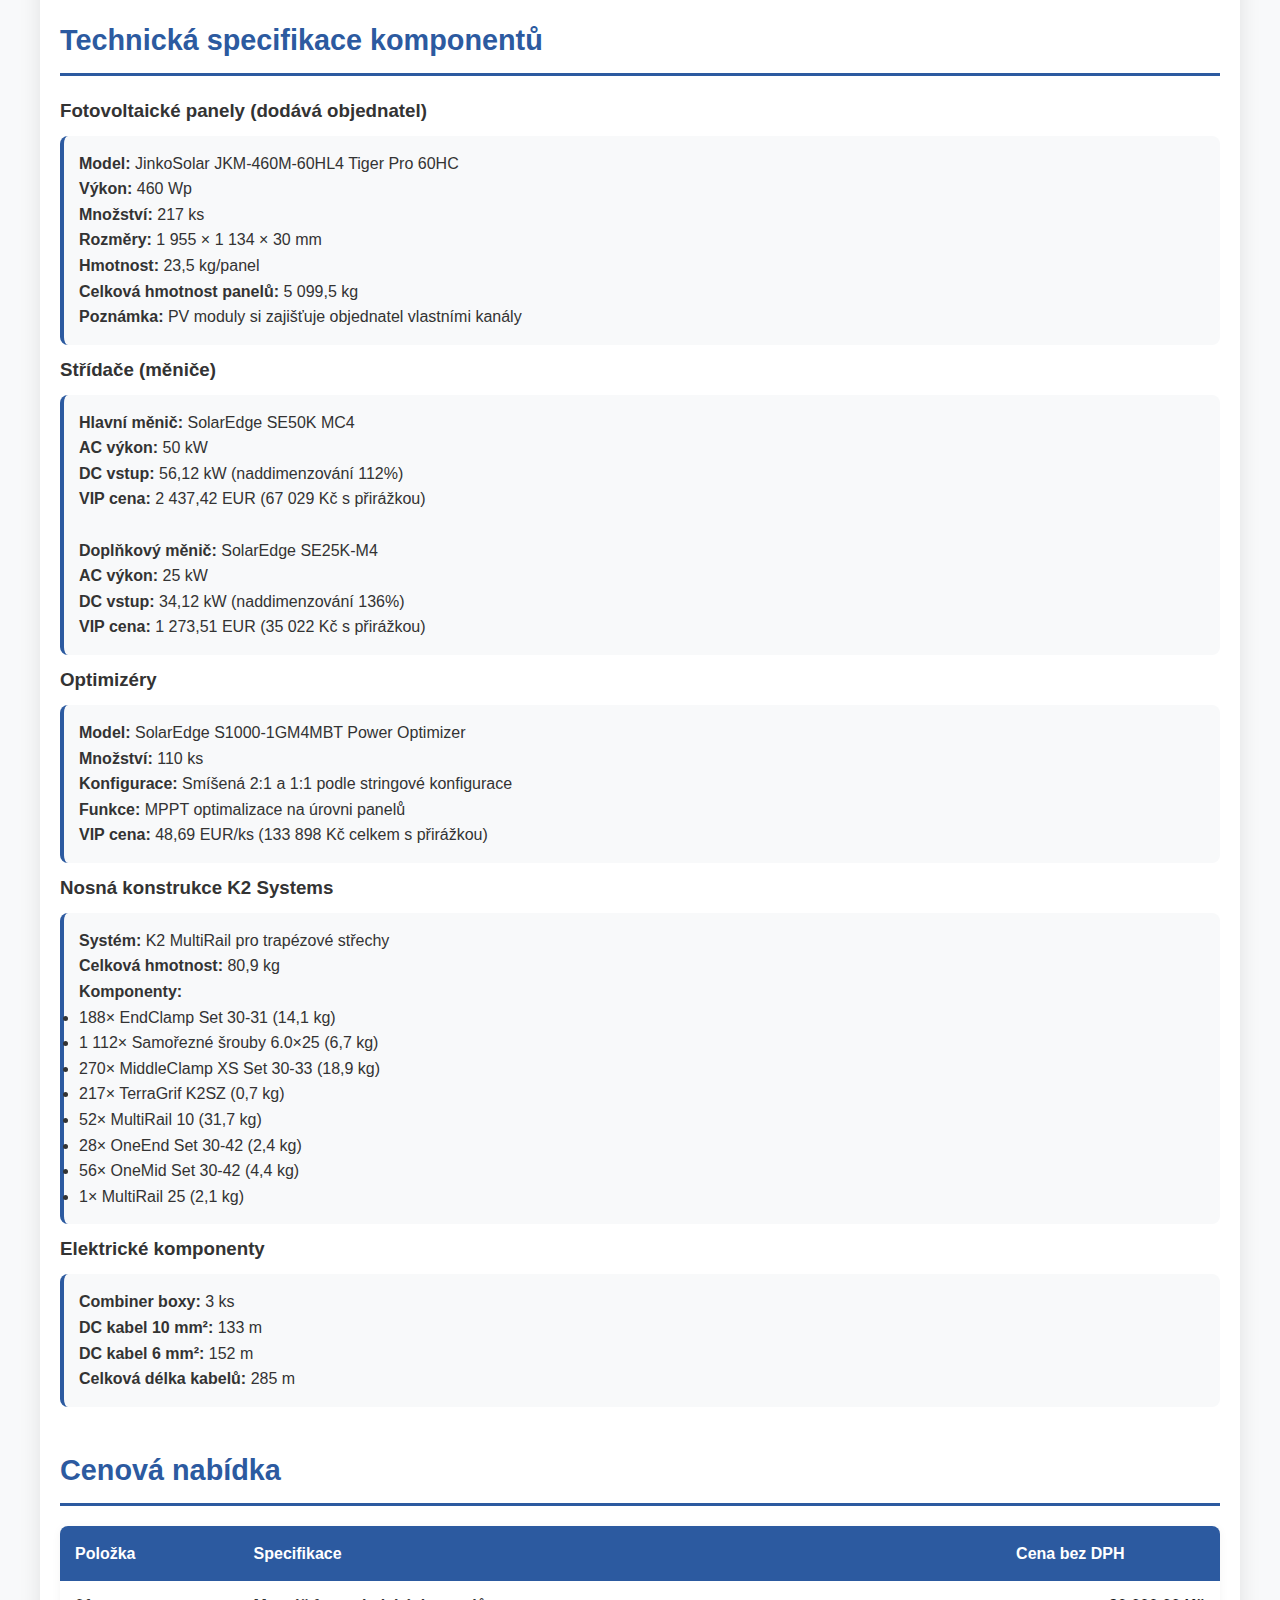
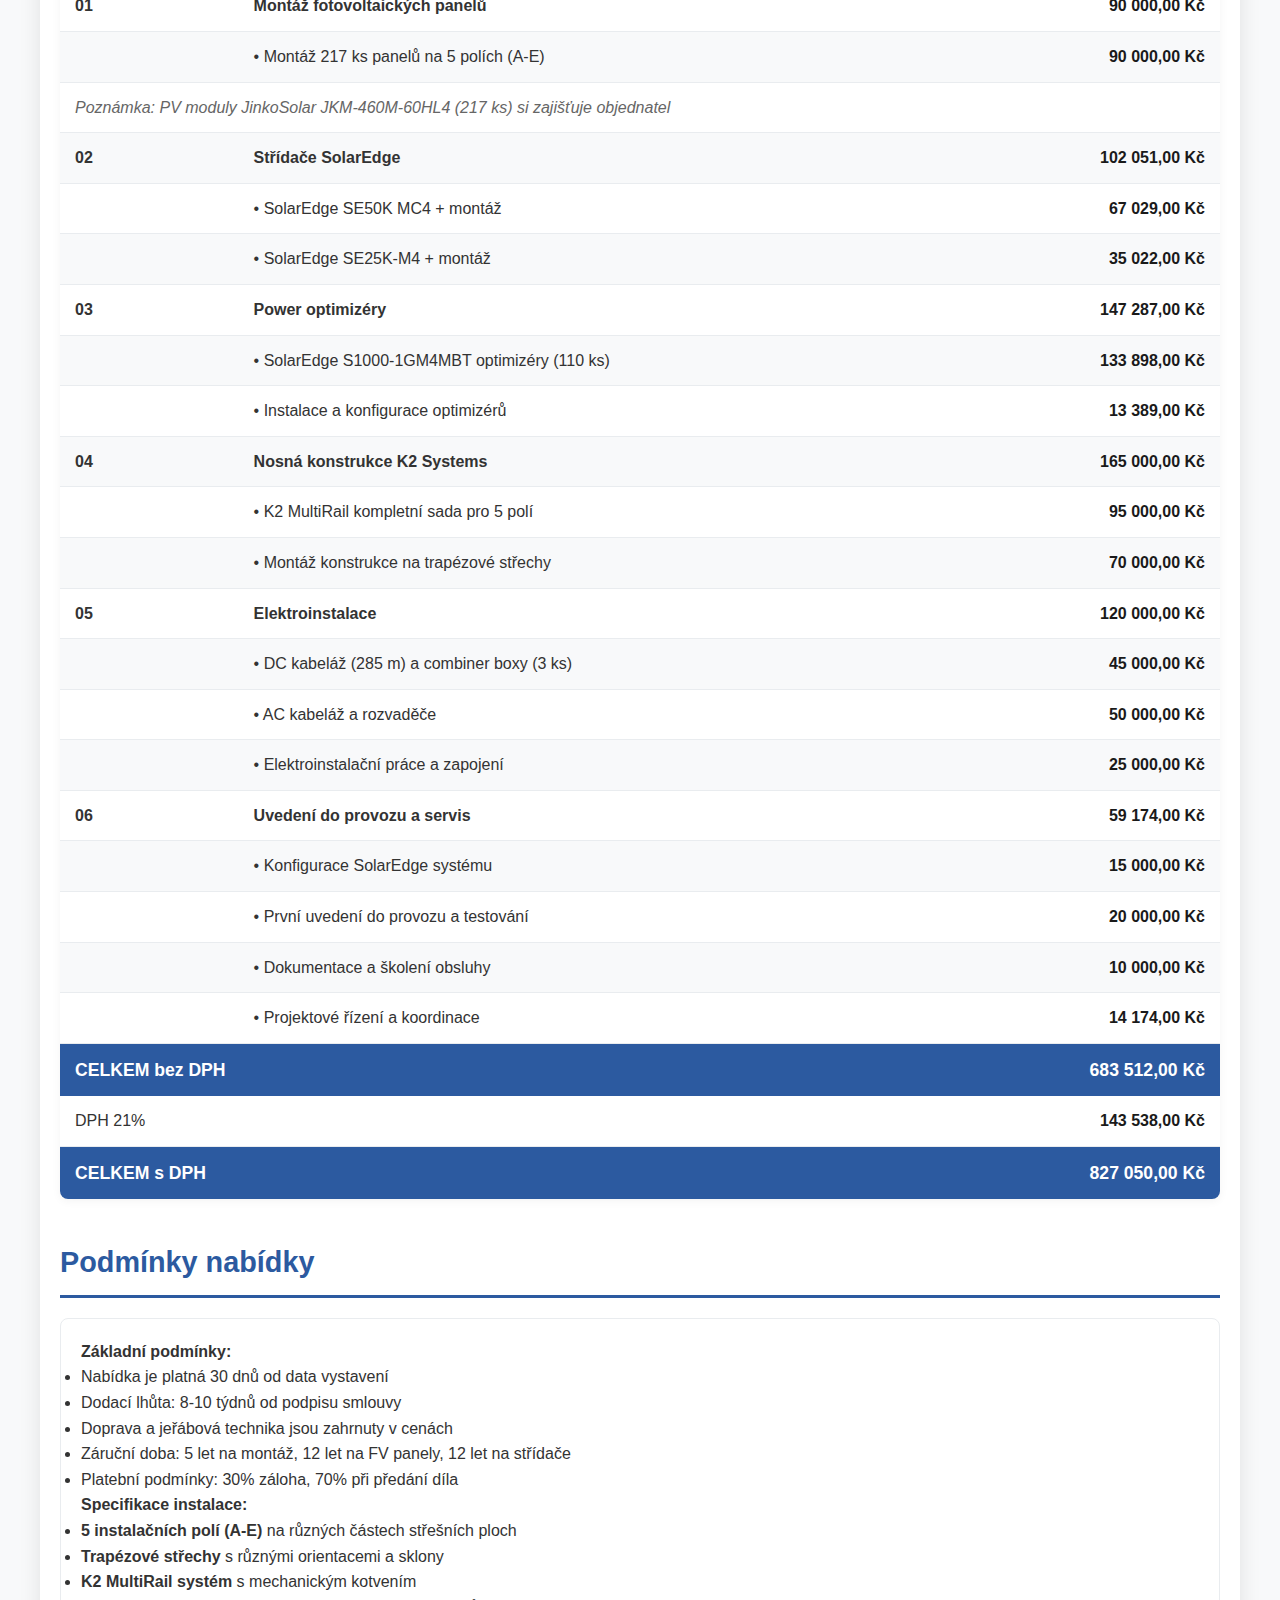
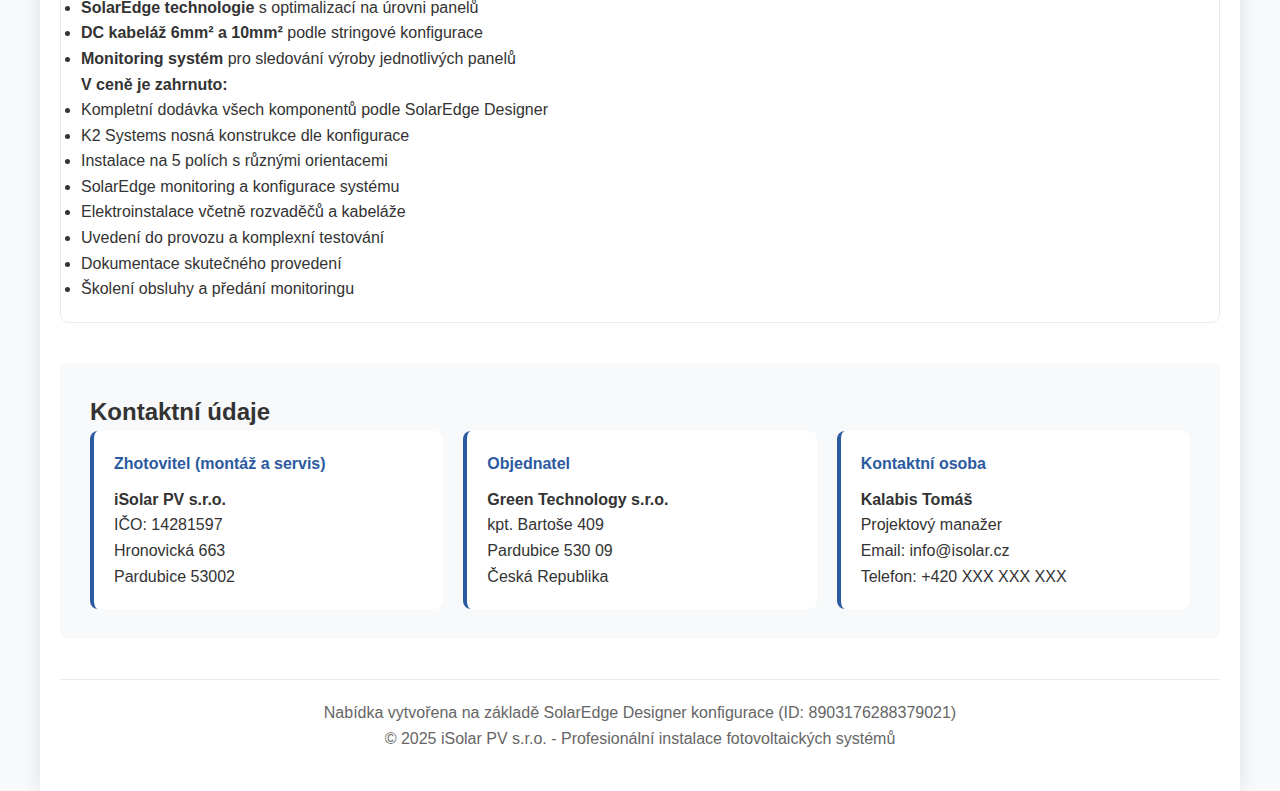
<file: nabidka-fve-asv-solnice.html>
<!DOCTYPE html>
<html lang="cs">
<head>
    <meta charset="UTF-8">
    <meta name="viewport" content="width=device-width, initial-scale=1.0">
    <title>Nabídka FVE - ASV Solnice</title>
    <style>
        * {
            margin: 0;
            padding: 0;
            box-sizing: border-box;
        }
        
        body {
            font-family: 'Segoe UI', Tahoma, Geneva, Verdana, sans-serif;
            line-height: 1.6;
            color: #333;
            background-color: #f8f9fa;
        }
        
        .container {
            max-width: 1200px;
            margin: 0 auto;
            padding: 20px;
            background: white;
            box-shadow: 0 0 20px rgba(0,0,0,0.1);
        }
        
        .header {
            background: linear-gradient(135deg, #2c5aa0 0%, #1e3a72 100%);
            color: white;
            padding: 40px 30px;
            text-align: center;
            margin-bottom: 30px;
        }
        
        .header h1 {
            font-size: 2.5em;
            margin-bottom: 10px;
            font-weight: 300;
        }
        
        .header .subtitle {
            font-size: 1.2em;
            opacity: 0.9;
        }
        
        .project-info {
            display: grid;
            grid-template-columns: 1fr 1fr;
            gap: 30px;
            margin-bottom: 40px;
            padding: 20px;
            background: #f8f9fa;
            border-radius: 8px;
        }
        
        .info-box h3 {
            color: #2c5aa0;
            margin-bottom: 15px;
            font-size: 1.3em;
            border-bottom: 2px solid #2c5aa0;
            padding-bottom: 5px;
        }
        
        .info-box p {
            margin-bottom: 8px;
        }
        
        .highlight-stats {
            display: grid;
            grid-template-columns: repeat(auto-fit, minmax(200px, 1fr));
            gap: 20px;
            margin: 40px 0;
        }
        
        .stat-card {
            background: white;
            padding: 25px;
            border-radius: 12px;
            text-align: center;
            border: 1px solid #e9ecef;
            box-shadow: 0 2px 10px rgba(0,0,0,0.05);
            transition: transform 0.2s;
        }
        
        .stat-card:hover {
            transform: translateY(-3px);
            box-shadow: 0 4px 20px rgba(0,0,0,0.1);
        }
        
        .stat-value {
            font-size: 2.2em;
            font-weight: bold;
            color: #2c5aa0;
            margin-bottom: 10px;
        }
        
        .stat-label {
            color: #666;
            font-size: 0.9em;
            text-transform: uppercase;
            letter-spacing: 1px;
        }
        
        .section {
            margin: 40px 0;
        }
        
        .section h2 {
            color: #2c5aa0;
            font-size: 1.8em;
            margin-bottom: 20px;
            padding-bottom: 10px;
            border-bottom: 3px solid #2c5aa0;
        }
        
        .budget-table {
            width: 100%;
            border-collapse: collapse;
            margin: 20px 0;
            background: white;
            border-radius: 8px;
            overflow: hidden;
            box-shadow: 0 2px 10px rgba(0,0,0,0.05);
        }
        
        .budget-table th {
            background: #2c5aa0;
            color: white;
            padding: 15px;
            text-align: left;
            font-weight: 600;
        }
        
        .budget-table td {
            padding: 12px 15px;
            border-bottom: 1px solid #e9ecef;
        }
        
        .budget-table tr:nth-child(even) {
            background: #f8f9fa;
        }
        
        .budget-table tr:hover {
            background: #e3f2fd;
        }
        
        .price {
            font-weight: bold;
            color: #1a1a1a;
            text-align: right;
        }
        
        .total-row {
            background: #2c5aa0 !important;
            color: white !important;
            font-weight: bold;
            font-size: 1.1em;
        }
        
        .total-row .price {
            color: white !important;
        }
        
        .total-row td {
            border: none;
        }
        
        .contact-info {
            background: #f8f9fa;
            padding: 30px;
            border-radius: 8px;
            margin-top: 40px;
        }
        
        .contact-grid {
            display: grid;
            grid-template-columns: 1fr 1fr;
            gap: 30px;
        }
        
        .contact-card {
            background: white;
            padding: 20px;
            border-radius: 8px;
            border-left: 4px solid #2c5aa0;
        }
        
        .contact-card h4 {
            color: #2c5aa0;
            margin-bottom: 10px;
        }
        
        .footer {
            text-align: center;
            margin-top: 40px;
            padding: 20px;
            color: #666;
            border-top: 1px solid #e9ecef;
        }
        
        .energy-chart {
            background: white;
            padding: 20px;
            border-radius: 8px;
            margin: 20px 0;
            border: 1px solid #e9ecef;
        }
        
        .component-details {
            background: #f8f9fa;
            padding: 15px;
            border-radius: 8px;
            margin: 10px 0;
            border-left: 4px solid #2c5aa0;
        }
        
        .field-distribution {
            display: grid;
            grid-template-columns: repeat(auto-fit, minmax(200px, 1fr));
            gap: 15px;
            margin: 20px 0;
        }
        
        .field-card {
            background: white;
            padding: 15px;
            border-radius: 8px;
            border: 1px solid #e9ecef;
            text-align: center;
        }
        
        .field-card h4 {
            color: #2c5aa0;
            margin-bottom: 10px;
        }
        
        @media (max-width: 768px) {
            .project-info, .contact-grid {
                grid-template-columns: 1fr;
            }
            .header h1 {
                font-size: 2em;
            }
            .stat-value {
                font-size: 1.8em;
            }
        }
        
        @media print {
            body { background: white; }
            .container { box-shadow: none; max-width: none; }
        }
    </style>
</head>
<body>
    <div class="container">
        <div class="header">
            <h1>Nabídka instalace FVE</h1>
            <div class="subtitle">ASV Solnice - Fotovoltaická elektrárna</div>
        </div>

        <div class="project-info">
            <div class="info-box">
                <h3>Informace o projektu</h3>
                <p><strong>Název projektu:</strong> Instalace FVE "ASV Solnice"</p>
                <p><strong>Lokace:</strong> ASV Solnice, 61, Olešnice, 517 36</p>
                <p><strong>Objednatel:</strong> Green Technology s.r.o.</p>
                <p><strong>Datum nabídky:</strong> 3. 6. 2025</p>
                <p><strong>ID instalace (SolarEdge):</strong> 8903176288379021</p>
            </div>
            <div class="info-box">
                <h3>Zhotovitel</h3>
                <p><strong>Společnost:</strong> iSolar PV s.r.o.</p>
                <p><strong>IČO:</strong> 14281597</p>
                <p><strong>Adresa:</strong> Hronovická 663, Pardubice 53002</p>
                <p><strong>Projektový manažer:</strong> Kalabis Tomáš</p>
            </div>
        </div>

        <div class="highlight-stats">
            <div class="stat-card">
                <div class="stat-value">99,82</div>
                <div class="stat-label">kWp instalovaný výkon</div>
            </div>
            <div class="stat-card">
                <div class="stat-value">75,0</div>
                <div class="stat-label">kW AC výkon</div>
            </div>
            <div class="stat-card">
                <div class="stat-value">217</div>
                <div class="stat-label">FV panelů</div>
            </div>
            <div class="stat-card">
                <div class="stat-value">110</div>
                <div class="stat-label">optimizérů</div>
            </div>
            <div class="stat-card">
                <div class="stat-value">5</div>
                <div class="stat-label">instalačních polí</div>
            </div>
        </div>

        <div class="section">
            <h2>Technické parametry systému</h2>
            <div class="energy-chart">
                <table class="budget-table">
                    <thead>
                        <tr>
                            <th>Parametr</th>
                            <th>Hodnota</th>
                            <th>Jednotka</th>
                        </tr>
                    </thead>
                    <tbody>
                        <tr>
                            <td>Instalovaný DC výkon</td>
                            <td>99,82</td>
                            <td>kWp</td>
                        </tr>
                        <tr>
                            <td>Max dosažitelný AC výkon</td>
                            <td>75,0</td>
                            <td>kW</td>
                        </tr>
                        <tr>
                            <td>DC/AC naddimenzování</td>
                            <td>133</td>
                            <td>%</td>
                        </tr>
                        <tr>
                            <td>Odhadovaná roční výroba</td>
                            <td>99,6</td>
                            <td>MWh</td>
                        </tr>
                        <tr>
                            <td>Úspora emisí CO2 (roční)</td>
                            <td>51,1</td>
                            <td>t</td>
                        </tr>
                        <tr>
                            <td>Ekvivalent vysazených stromů</td>
                            <td>2 348</td>
                            <td>ks</td>
                        </tr>
                        <tr>
                            <td>Performance Ratio</td>
                            <td>86</td>
                            <td>%</td>
                        </tr>
                    </tbody>
                </table>
            </div>
        </div>

        <div class="section">
            <h2>Distribuce výkonu po polích</h2>
            <div class="field-distribution">
                <div class="field-card">
                    <h4>Pole A</h4>
                    <p>42 panelů</p>
                    <p><strong>19,3 kWp</strong></p>
                    <p>255°, sklon 12°</p>
                </div>
                <div class="field-card">
                    <h4>Pole B</h4>
                    <p>35 panelů</p>
                    <p><strong>16,1 kWp</strong></p>
                    <p>164°, sklon 40°</p>
                </div>
                <div class="field-card">
                    <h4>Pole C</h4>
                    <p>65 panelů</p>
                    <p><strong>29,9 kWp</strong></p>
                    <p>75°, sklon 5°</p>
                </div>
                <div class="field-card">
                    <h4>Pole D</h4>
                    <p>33 panely</p>
                    <p><strong>15,2 kWp</strong></p>
                    <p>253°, sklon 10°</p>
                </div>
                <div class="field-card">
                    <h4>Pole E</h4>
                    <p>42 panelů</p>
                    <p><strong>19,3 kWp</strong></p>
                    <p>75°, sklon 12°</p>
                </div>
            </div>
        </div>

        <div class="section">
            <h2>Technická specifikace komponentů</h2>
            
            <h3>Fotovoltaické panely (dodává objednatel)</h3>
            <div class="component-details">
                <p><strong>Model:</strong> JinkoSolar JKM-460M-60HL4 Tiger Pro 60HC</p>
                <p><strong>Výkon:</strong> 460 Wp</p>
                <p><strong>Množství:</strong> 217 ks</p>
                <p><strong>Rozměry:</strong> 1 955 × 1 134 × 30 mm</p>
                <p><strong>Hmotnost:</strong> 23,5 kg/panel</p>
                <p><strong>Celková hmotnost panelů:</strong> 5 099,5 kg</p>
                <p><strong>Poznámka:</strong> PV moduly si zajišťuje objednatel vlastními kanály</p>
            </div>

            <h3>Střídače (měniče)</h3>
            <div class="component-details">
                <p><strong>Hlavní měnič:</strong> SolarEdge SE50K MC4</p>
                <p><strong>AC výkon:</strong> 50 kW</p>
                <p><strong>DC vstup:</strong> 56,12 kW (naddimenzování 112%)</p>
                <p><strong>VIP cena:</strong> 2 437,42 EUR (67 029 Kč s přirážkou)</p>
                <br>
                <p><strong>Doplňkový měnič:</strong> SolarEdge SE25K-M4</p>
                <p><strong>AC výkon:</strong> 25 kW</p>
                <p><strong>DC vstup:</strong> 34,12 kW (naddimenzování 136%)</p>
                <p><strong>VIP cena:</strong> 1 273,51 EUR (35 022 Kč s přirážkou)</p>
            </div>

            <h3>Optimizéry</h3>
            <div class="component-details">
                <p><strong>Model:</strong> SolarEdge S1000-1GM4MBT Power Optimizer</p>
                <p><strong>Množství:</strong> 110 ks</p>
                <p><strong>Konfigurace:</strong> Smíšená 2:1 a 1:1 podle stringové konfigurace</p>
                <p><strong>Funkce:</strong> MPPT optimalizace na úrovni panelů</p>
                <p><strong>VIP cena:</strong> 48,69 EUR/ks (133 898 Kč celkem s přirážkou)</p>
            </div>

            <h3>Nosná konstrukce K2 Systems</h3>
            <div class="component-details">
                <p><strong>Systém:</strong> K2 MultiRail pro trapézové střechy</p>
                <p><strong>Celková hmotnost:</strong> 80,9 kg</p>
                <p><strong>Komponenty:</strong></p>
                <ul>
                    <li>188× EndClamp Set 30-31 (14,1 kg)</li>
                    <li>1 112× Samořezné šrouby 6.0×25 (6,7 kg)</li>
                    <li>270× MiddleClamp XS Set 30-33 (18,9 kg)</li>
                    <li>217× TerraGrif K2SZ (0,7 kg)</li>
                    <li>52× MultiRail 10 (31,7 kg)</li>
                    <li>28× OneEnd Set 30-42 (2,4 kg)</li>
                    <li>56× OneMid Set 30-42 (4,4 kg)</li>
                    <li>1× MultiRail 25 (2,1 kg)</li>
                </ul>
            </div>

            <h3>Elektrické komponenty</h3>
            <div class="component-details">
                <p><strong>Combiner boxy:</strong> 3 ks</p>
                <p><strong>DC kabel 10 mm²:</strong> 133 m</p>
                <p><strong>DC kabel 6 mm²:</strong> 152 m</p>
                <p><strong>Celková délka kabelů:</strong> 285 m</p>
            </div>
        </div>

        <div class="section">
            <h2>Cenová nabídka</h2>
            <table class="budget-table">
                <thead>
                    <tr>
                        <th>Položka</th>
                        <th>Specifikace</th>
                        <th class="price">Cena bez DPH</th>
                    </tr>
                </thead>
                <tbody>
                    <tr>
                        <td><strong>01</strong></td>
                        <td><strong>Montáž fotovoltaických panelů</strong></td>
                        <td class="price"><strong>90 000,00 Kč</strong></td>
                    </tr>
                    <tr>
                        <td></td>
                        <td>• Montáž 217 ks panelů na 5 polích (A-E)</td>
                        <td class="price">90 000,00 Kč</td>
                    </tr>
                    <tr>
                        <td colspan="2" style="font-style: italic; color: #666;">Poznámka: PV moduly JinkoSolar JKM-460M-60HL4 (217 ks) si zajišťuje objednatel</td>
                        <td class="price"></td>
                    </tr>
                    <tr>
                        <td><strong>02</strong></td>
                        <td><strong>Střídače SolarEdge</strong></td>
                        <td class="price"><strong>102 051,00 Kč</strong></td>
                    </tr>
                    <tr>
                        <td></td>
                        <td>• SolarEdge SE50K MC4 + montáž</td>
                        <td class="price">67 029,00 Kč</td>
                    </tr>
                    <tr>
                        <td></td>
                        <td>• SolarEdge SE25K-M4 + montáž</td>
                        <td class="price">35 022,00 Kč</td>
                    </tr>
                    <tr>
                        <td><strong>03</strong></td>
                        <td><strong>Power optimizéry</strong></td>
                        <td class="price"><strong>147 287,00 Kč</strong></td>
                    </tr>
                    <tr>
                        <td></td>
                        <td>• SolarEdge S1000-1GM4MBT optimizéry (110 ks)</td>
                        <td class="price">133 898,00 Kč</td>
                    </tr>
                    <tr>
                        <td></td>
                        <td>• Instalace a konfigurace optimizérů</td>
                        <td class="price">13 389,00 Kč</td>
                    </tr>
                    <tr>
                        <td><strong>04</strong></td>
                        <td><strong>Nosná konstrukce K2 Systems</strong></td>
                        <td class="price"><strong>165 000,00 Kč</strong></td>
                    </tr>
                    <tr>
                        <td></td>
                        <td>• K2 MultiRail kompletní sada pro 5 polí</td>
                        <td class="price">95 000,00 Kč</td>
                    </tr>
                    <tr>
                        <td></td>
                        <td>• Montáž konstrukce na trapézové střechy</td>
                        <td class="price">70 000,00 Kč</td>
                    </tr>
                    <tr>
                        <td><strong>05</strong></td>
                        <td><strong>Elektroinstalace</strong></td>
                        <td class="price"><strong>120 000,00 Kč</strong></td>
                    </tr>
                    <tr>
                        <td></td>
                        <td>• DC kabeláž (285 m) a combiner boxy (3 ks)</td>
                        <td class="price">45 000,00 Kč</td>
                    </tr>
                    <tr>
                        <td></td>
                        <td>• AC kabeláž a rozvaděče</td>
                        <td class="price">50 000,00 Kč</td>
                    </tr>
                    <tr>
                        <td></td>
                        <td>• Elektroinstalační práce a zapojení</td>
                        <td class="price">25 000,00 Kč</td>
                    </tr>
                    <tr>
                        <td><strong>06</strong></td>
                        <td><strong>Uvedení do provozu a servis</strong></td>
                        <td class="price"><strong>59 174,00 Kč</strong></td>
                    </tr>
                    <tr>
                        <td></td>
                        <td>• Konfigurace SolarEdge systému</td>
                        <td class="price">15 000,00 Kč</td>
                    </tr>
                    <tr>
                        <td></td>
                        <td>• První uvedení do provozu a testování</td>
                        <td class="price">20 000,00 Kč</td>
                    </tr>
                    <tr>
                        <td></td>
                        <td>• Dokumentace a školení obsluhy</td>
                        <td class="price">10 000,00 Kč</td>
                    </tr>
                    <tr>
                        <td></td>
                        <td>• Projektové řízení a koordinace</td>
                        <td class="price">14 174,00 Kč</td>
                    </tr>
                    <tr class="total-row">
                        <td colspan="2"><strong>CELKEM bez DPH</strong></td>
                        <td class="price"><strong>683 512,00 Kč</strong></td>
                    </tr>
                    <tr>
                        <td colspan="2">DPH 21%</td>
                        <td class="price">143 538,00 Kč</td>
                    </tr>
                    <tr class="total-row">
                        <td colspan="2"><strong>CELKEM s DPH</strong></td>
                        <td class="price"><strong>827 050,00 Kč</strong></td>
                    </tr>
                </tbody>
            </table>
        </div>

        <div class="section">
            <h2>Podmínky nabídky</h2>
            <div class="energy-chart">
                <h4>Základní podmínky:</h4>
                <ul>
                    <li>Nabídka je platná 30 dnů od data vystavení</li>
                    <li>Dodací lhůta: 8-10 týdnů od podpisu smlouvy</li>
                    <li>Doprava a jeřábová technika jsou zahrnuty v cenách</li>
                    <li>Záruční doba: 5 let na montáž, 12 let na FV panely, 12 let na střídače</li>
                    <li>Platební podmínky: 30% záloha, 70% při předání díla</li>
                </ul>
                
                <h4>Specifikace instalace:</h4>
                <ul>
                    <li><strong>5 instalačních polí (A-E)</strong> na různých částech střešních ploch</li>
                    <li><strong>Trapézové střechy</strong> s různými orientacemi a sklony</li>
                    <li><strong>K2 MultiRail systém</strong> s mechanickým kotvením</li>
                    <li><strong>SolarEdge technologie</strong> s optimalizací na úrovni panelů</li>
                    <li><strong>DC kabeláž 6mm² a 10mm²</strong> podle stringové konfigurace</li>
                    <li><strong>Monitoring systém</strong> pro sledování výroby jednotlivých panelů</li>
                </ul>
                
                <h4>V ceně je zahrnuto:</h4>
                <ul>
                    <li>Kompletní dodávka všech komponentů podle SolarEdge Designer</li>
                    <li>K2 Systems nosná konstrukce dle konfigurace</li>
                    <li>Instalace na 5 polích s různými orientacemi</li>
                    <li>SolarEdge monitoring a konfigurace systému</li>
                    <li>Elektroinstalace včetně rozvaděčů a kabeláže</li>
                    <li>Uvedení do provozu a komplexní testování</li>
                    <li>Dokumentace skutečného provedení</li>
                    <li>Školení obsluhy a předání monitoringu</li>
                </ul>
            </div>
        </div>

        <div class="contact-info">
            <h2>Kontaktní údaje</h2>
            <div style="display: grid; grid-template-columns: repeat(auto-fit, minmax(300px, 1fr)); gap: 20px;">
                <div class="contact-card">
                    <h4>Zhotovitel (montáž a servis)</h4>
                    <p><strong>iSolar PV s.r.o.</strong></p>
                    <p>IČO: 14281597</p>
                    <p>Hronovická 663</p>
                    <p>Pardubice 53002</p>
                </div>
                <div class="contact-card">
                    <h4>Objednatel</h4>
                    <p><strong>Green Technology s.r.o.</strong></p>
                    <p>kpt. Bartoše 409</p>
                    <p>Pardubice 530 09</p>
                    <p>Česká Republika</p>
                </div>
                <div class="contact-card">
                    <h4>Kontaktní osoba</h4>
                    <p><strong>Kalabis Tomáš</strong></p>
                    <p>Projektový manažer</p>
                    <p>Email: info@isolar.cz</p>
                    <p>Telefon: +420 XXX XXX XXX</p>
                </div>
            </div>
        </div>

        <div class="footer">
            <p>Nabídka vytvořena na základě SolarEdge Designer konfigurace (ID: 8903176288379021)</p>
            <p>© 2025 iSolar PV s.r.o. - Profesionální instalace fotovoltaických systémů</p>
        </div>
    </div>

    <script>
        // Automatické načtení dat z kalkulátoru při otevření stránky
        document.addEventListener('DOMContentLoaded', function() {
            // Zkontrolovat, zda jsou k dispozici data z kalkulátoru
            const calculatorData = localStorage.getItem('calculatorData');
            
            if (calculatorData) {
                try {
                    const data = JSON.parse(calculatorData);
                    updateQuoteWithCalculatorData(data);
                    
                    // Zobrazit oznámení o aktualizaci
                    showUpdateNotification();
                    
                    // Vymazat data z localStorage po použití
                    localStorage.removeItem('calculatorData');
                } catch (error) {
                    console.error('Chyba při načítání dat z kalkulátoru:', error);
                }
            }
        });

        function updateQuoteWithCalculatorData(data) {
            // Mapování ID z kalkulátoru na ceny v nabídce
            const priceMapping = {
                // SolarEdge komponenty
                'se50k': ['SE50K MC4 + montáž', data.se50k.final + data.inverter_mount.final * 0.7],
                'se25k': ['SE25K-M4 + montáž', data.se25k.final + data.inverter_mount.final * 0.3],
                'optimizers': ['S1000 optimizéry + instalace', data.optimizers.final + data.optimizer_mount.final],
                
                // Konstrukce
                'k2_total': ['K2 konstrukce celkem', data.k2_components.final + data.k2_mount.final],
                
                // Rozvaděče
                'panels_total': ['Rozvaděče celkem', data.dc_combiners.final + data.ac_panels.final + data.panels_mount.final],
                
                // Elektroinstalace
                'electrical_total': ['Elektroinstalace celkem', data.dc_cables.final + data.ac_cables.final + data.electrical_work.final],
                
                // Servis
                'service_total': ['Servis celkem', data.config.final + data.commissioning.final + data.documentation.final + data.project.final]
            };

            // Aktualizovat jednotlivé ceny v tabulce
            updatePriceInTable('Střídače SolarEdge', Math.round(data.se50k.final + data.se25k.final));
            updatePriceInTable('Power optimizéry', Math.round(data.optimizers.final + data.optimizer_mount.final));
            updatePriceInTable('Nosná konstrukce K2 Systems', Math.round(data.k2_components.final + data.k2_mount.final));
            updatePriceInTable('Montáž fotovoltaických panelů', Math.round(data.panel_mount.final));
            
            // Aktualizovat celkové ceny
            const totalWithoutVat = Math.round(data.totals.withoutVat);
            const vat = Math.round(data.totals.vat);
            const totalWithVat = Math.round(data.totals.withVat);
            
            updateTotalPrices(totalWithoutVat, vat, totalWithVat);
        }

        function updatePriceInTable(itemName, newPrice) {
            // Najít všechny buňky s cenami v tabulce
            const priceCells = document.querySelectorAll('.price');
            
            priceCells.forEach(cell => {
                const row = cell.closest('tr');
                if (row) {
                    const itemCell = row.querySelector('td:first-child, td:nth-child(2)');
                    if (itemCell && itemCell.textContent.includes(itemName)) {
                        cell.textContent = formatPrice(newPrice) + ' Kč';
                    }
                }
            });
        }

        function updateTotalPrices(withoutVat, vat, withVat) {
            // Najít a aktualizovat celkové ceny
            const totalRows = document.querySelectorAll('.total-row');
            
            totalRows.forEach(row => {
                const cells = row.querySelectorAll('td');
                if (cells.length > 0) {
                    const firstCell = cells[0];
                    if (firstCell.textContent.includes('CELKEM bez DPH')) {
                        const priceCell = row.querySelector('.price');
                        if (priceCell) priceCell.innerHTML = '<strong>' + formatPrice(withoutVat) + ' Kč</strong>';
                    } else if (firstCell.textContent.includes('CELKEM s DPH')) {
                        const priceCell = row.querySelector('.price');
                        if (priceCell) priceCell.innerHTML = '<strong>' + formatPrice(withVat) + ' Kč</strong>';
                    }
                }
            });
            
            // Aktualizovat DPH řádek
            const vatRows = document.querySelectorAll('tr');
            vatRows.forEach(row => {
                const cells = row.querySelectorAll('td');
                if (cells.length > 0 && cells[0].textContent.includes('DPH 21%')) {
                    const priceCell = row.querySelector('.price');
                    if (priceCell) priceCell.textContent = formatPrice(vat) + ' Kč';
                }
            });
        }

        function formatPrice(price) {
            return Math.round(price).toLocaleString('cs-CZ');
        }

        function showUpdateNotification() {
            // Vytvořit a zobrazit oznámení o aktualizaci
            const notification = document.createElement('div');
            notification.style.cssText = `
                position: fixed;
                top: 20px;
                right: 20px;
                background: #28a745;
                color: white;
                padding: 15px 20px;
                border-radius: 8px;
                box-shadow: 0 4px 12px rgba(0,0,0,0.2);
                z-index: 1000;
                font-family: inherit;
                font-size: 14px;
                max-width: 300px;
            `;
            notification.innerHTML = '✅ Nabídka byla aktualizována daty z kalkulátoru!';
            
            document.body.appendChild(notification);
            
            // Automaticky odstranit oznámení po 4 sekundách
            setTimeout(() => {
                notification.remove();
            }, 4000);
        }
    </script>
</body>
</html>
</file>
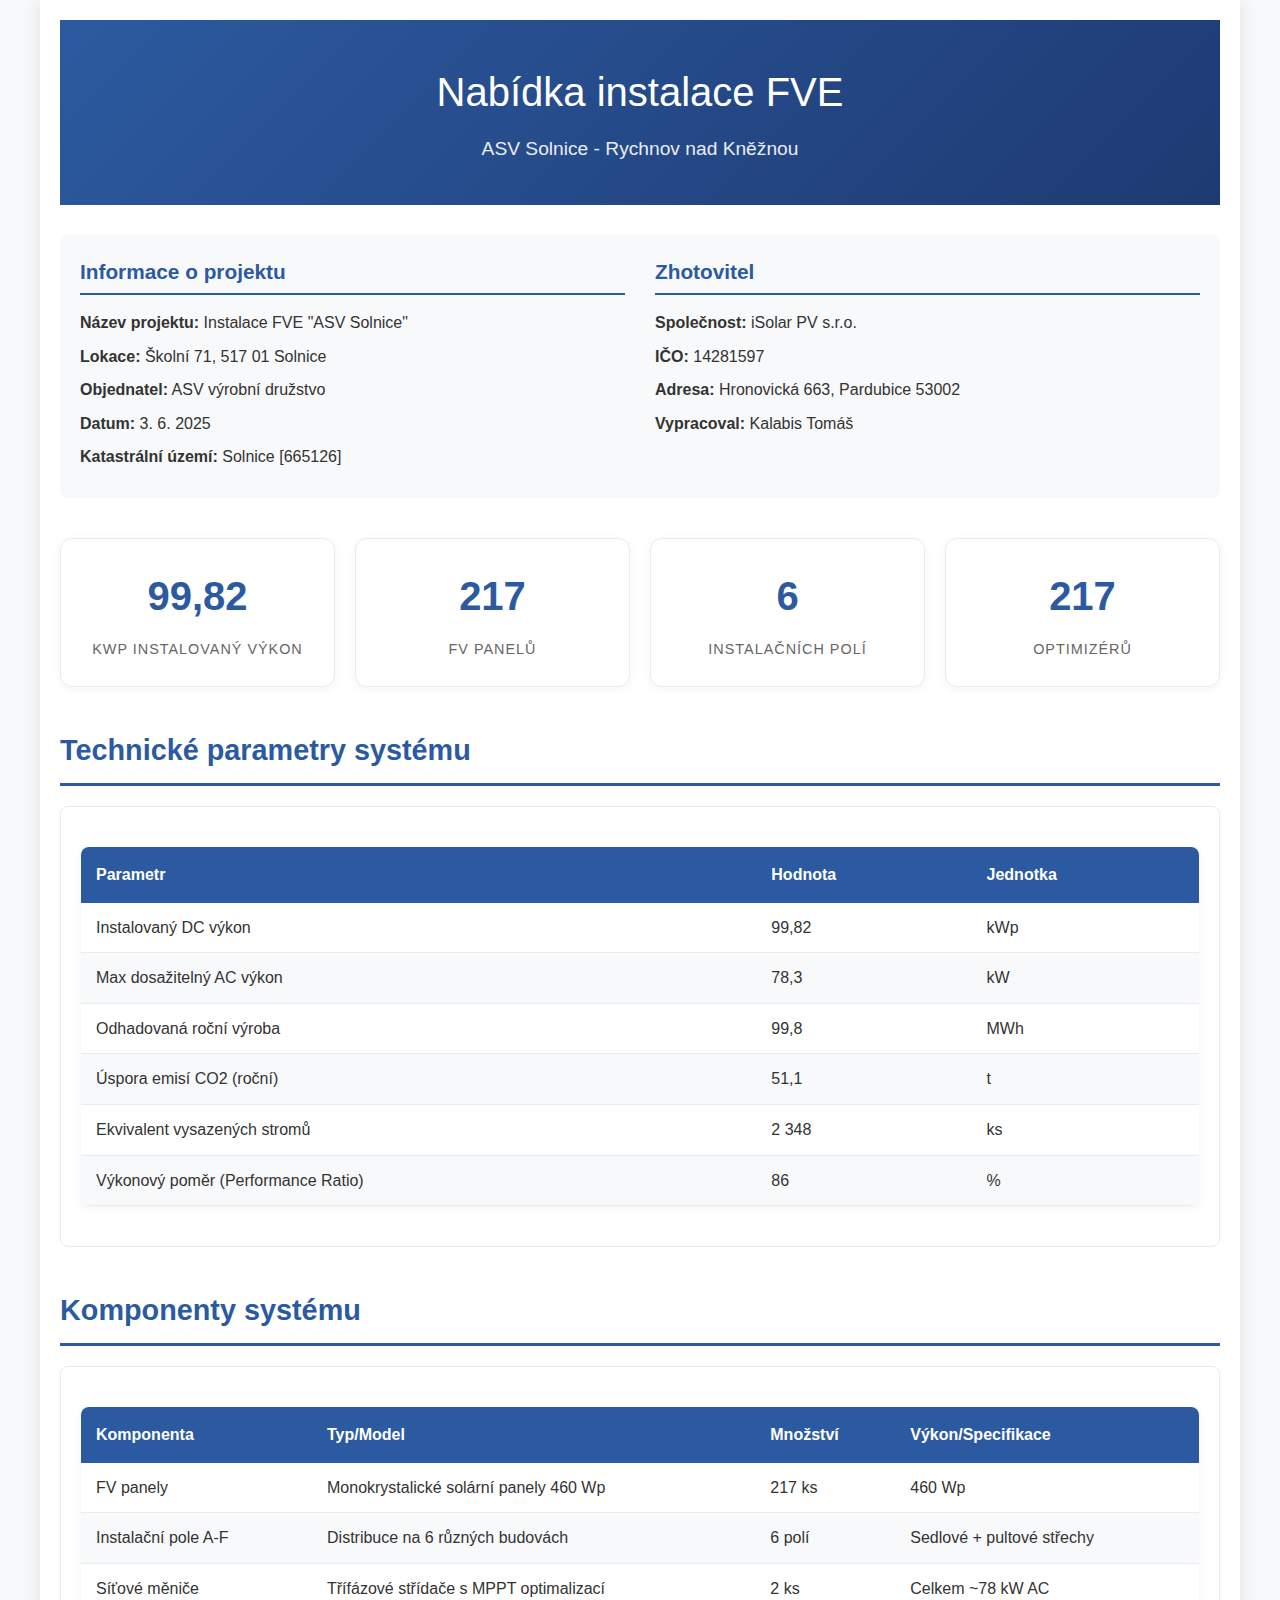
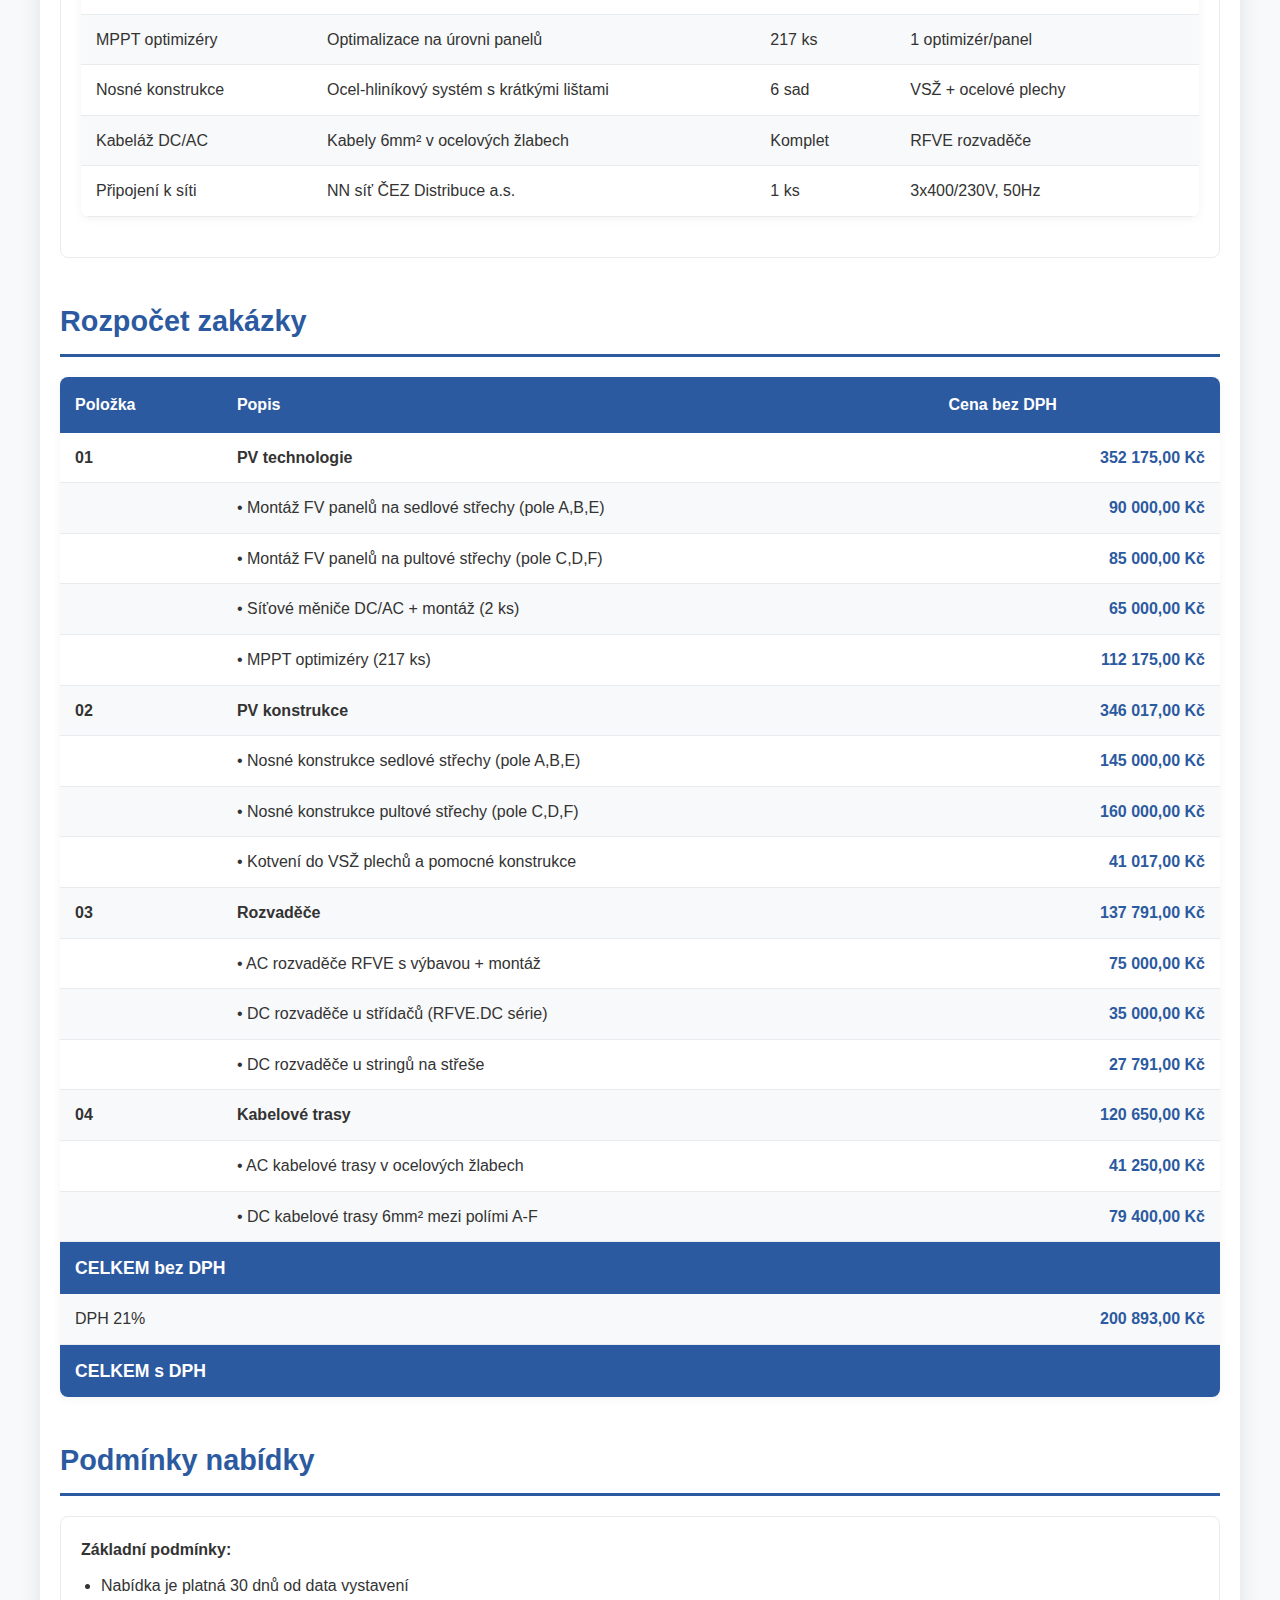
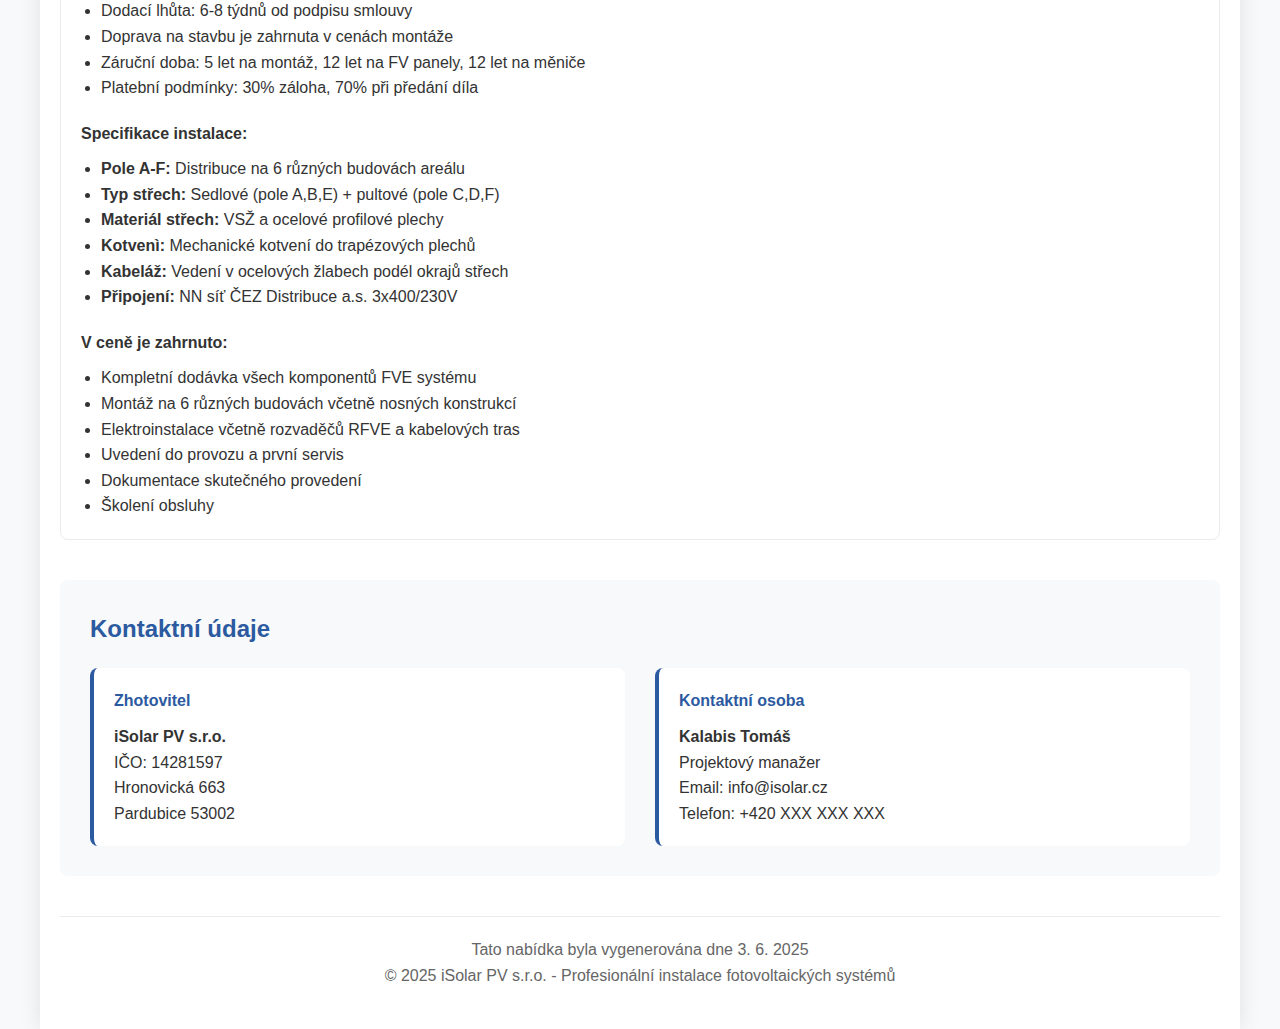
<file: nabidka-fve-solnice.html>
<!DOCTYPE html>
<html lang="cs">
<head>
    <meta charset="UTF-8">
    <meta name="viewport" content="width=device-width, initial-scale=1.0">
    <title>Nabídka FVE - ASV Solnice</title>
    <style>
        * {
            margin: 0;
            padding: 0;
            box-sizing: border-box;
        }
        
        body {
            font-family: 'Segoe UI', Tahoma, Geneva, Verdana, sans-serif;
            line-height: 1.6;
            color: #333;
            background-color: #f8f9fa;
        }
        
        .container {
            max-width: 1200px;
            margin: 0 auto;
            padding: 20px;
            background: white;
            box-shadow: 0 0 20px rgba(0,0,0,0.1);
        }
        
        .header {
            background: linear-gradient(135deg, #2c5aa0 0%, #1e3a72 100%);
            color: white;
            padding: 40px 30px;
            text-align: center;
            margin-bottom: 30px;
        }
        
        .header h1 {
            font-size: 2.5em;
            margin-bottom: 10px;
            font-weight: 300;
        }
        
        .header .subtitle {
            font-size: 1.2em;
            opacity: 0.9;
        }
        
        .project-info {
            display: grid;
            grid-template-columns: 1fr 1fr;
            gap: 30px;
            margin-bottom: 40px;
            padding: 20px;
            background: #f8f9fa;
            border-radius: 8px;
        }
        
        .info-box h3 {
            color: #2c5aa0;
            margin-bottom: 15px;
            font-size: 1.3em;
            border-bottom: 2px solid #2c5aa0;
            padding-bottom: 5px;
        }
        
        .info-box p {
            margin-bottom: 8px;
        }
        
        .highlight-stats {
            display: grid;
            grid-template-columns: repeat(auto-fit, minmax(250px, 1fr));
            gap: 20px;
            margin: 40px 0;
        }
        
        .stat-card {
            background: white;
            padding: 25px;
            border-radius: 12px;
            text-align: center;
            border: 1px solid #e9ecef;
            box-shadow: 0 2px 10px rgba(0,0,0,0.05);
            transition: transform 0.2s;
        }
        
        .stat-card:hover {
            transform: translateY(-3px);
            box-shadow: 0 4px 20px rgba(0,0,0,0.1);
        }
        
        .stat-value {
            font-size: 2.5em;
            font-weight: bold;
            color: #2c5aa0;
            margin-bottom: 10px;
        }
        
        .stat-label {
            color: #666;
            font-size: 0.9em;
            text-transform: uppercase;
            letter-spacing: 1px;
        }
        
        .section {
            margin: 40px 0;
        }
        
        .section h2 {
            color: #2c5aa0;
            font-size: 1.8em;
            margin-bottom: 20px;
            padding-bottom: 10px;
            border-bottom: 3px solid #2c5aa0;
        }
        
        .budget-table {
            width: 100%;
            border-collapse: collapse;
            margin: 20px 0;
            background: white;
            border-radius: 8px;
            overflow: hidden;
            box-shadow: 0 2px 10px rgba(0,0,0,0.05);
        }
        
        .budget-table th {
            background: #2c5aa0;
            color: white;
            padding: 15px;
            text-align: left;
            font-weight: 600;
        }
        
        .budget-table td {
            padding: 12px 15px;
            border-bottom: 1px solid #e9ecef;
        }
        
        .budget-table tr:nth-child(even) {
            background: #f8f9fa;
        }
        
        .budget-table tr:hover {
            background: #e3f2fd;
        }
        
        .price {
            font-weight: bold;
            color: #2c5aa0;
            text-align: right;
        }
        
        .total-row {
            background: #2c5aa0 !important;
            color: white;
            font-weight: bold;
            font-size: 1.1em;
        }
        
        .total-row td {
            border: none;
        }
        
        .contact-info {
            background: #f8f9fa;
            padding: 30px;
            border-radius: 8px;
            margin-top: 40px;
        }
        
        .contact-grid {
            display: grid;
            grid-template-columns: 1fr 1fr;
            gap: 30px;
        }
        
        .contact-card {
            background: white;
            padding: 20px;
            border-radius: 8px;
            border-left: 4px solid #2c5aa0;
        }
        
        .contact-card h4 {
            color: #2c5aa0;
            margin-bottom: 10px;
        }
        
        .footer {
            text-align: center;
            margin-top: 40px;
            padding: 20px;
            color: #666;
            border-top: 1px solid #e9ecef;
        }
        
        .energy-chart {
            background: white;
            padding: 20px;
            border-radius: 8px;
            margin: 20px 0;
            border: 1px solid #e9ecef;
        }
        
        @media (max-width: 768px) {
            .project-info {
                grid-template-columns: 1fr;
            }
            
            .contact-grid {
                grid-template-columns: 1fr;
            }
            
            .header h1 {
                font-size: 2em;
            }
            
            .stat-value {
                font-size: 2em;
            }
        }
        
        @media print {
            body {
                background: white;
            }
            
            .container {
                box-shadow: none;
                max-width: none;
            }
        }
    </style>
</head>
<body>
    <div class="container">
        <div class="header">
            <h1>Nabídka instalace FVE</h1>
            <div class="subtitle">ASV Solnice - Rychnov nad Kněžnou</div>
        </div>

        <div class="project-info">
            <div class="info-box">
                <h3>Informace o projektu</h3>
                <p><strong>Název projektu:</strong> Instalace FVE "ASV Solnice"</p>
                <p><strong>Lokace:</strong> Školní 71, 517 01 Solnice</p>
                <p><strong>Objednatel:</strong> ASV výrobní družstvo</p>
                <p><strong>Datum:</strong> 3. 6. 2025</p>
                <p><strong>Katastrální území:</strong> Solnice [665126]</p>
            </div>
            <div class="info-box">
                <h3>Zhotovitel</h3>
                <p><strong>Společnost:</strong> iSolar PV s.r.o.</p>
                <p><strong>IČO:</strong> 14281597</p>
                <p><strong>Adresa:</strong> Hronovická 663, Pardubice 53002</p>
                <p><strong>Vypracoval:</strong> Kalabis Tomáš</p>
            </div>
        </div>

        <div class="highlight-stats">
            <div class="stat-card">
                <div class="stat-value">99,82</div>
                <div class="stat-label">kWp instalovaný výkon</div>
            </div>
            <div class="stat-card">
                <div class="stat-value">217</div>
                <div class="stat-label">FV panelů</div>
            </div>
            <div class="stat-card">
                <div class="stat-value">6</div>
                <div class="stat-label">instalačních polí</div>
            </div>
            <div class="stat-card">
                <div class="stat-value">217</div>
                <div class="stat-label">optimizérů</div>
            </div>
        </div>

        <div class="section">
            <h2>Technické parametry systému</h2>
            <div class="energy-chart">
                <table class="budget-table">
                    <thead>
                        <tr>
                            <th>Parametr</th>
                            <th>Hodnota</th>
                            <th>Jednotka</th>
                        </tr>
                    </thead>
                    <tbody>
                        <tr>
                            <td>Instalovaný DC výkon</td>
                            <td>99,82</td>
                            <td>kWp</td>
                        </tr>
                        <tr>
                            <td>Max dosažitelný AC výkon</td>
                            <td>78,3</td>
                            <td>kW</td>
                        </tr>
                        <tr>
                            <td>Odhadovaná roční výroba</td>
                            <td>99,8</td>
                            <td>MWh</td>
                        </tr>
                        <tr>
                            <td>Úspora emisí CO2 (roční)</td>
                            <td>51,1</td>
                            <td>t</td>
                        </tr>
                        <tr>
                            <td>Ekvivalent vysazených stromů</td>
                            <td>2 348</td>
                            <td>ks</td>
                        </tr>
                        <tr>
                            <td>Výkonový poměr (Performance Ratio)</td>
                            <td>86</td>
                            <td>%</td>
                        </tr>
                    </tbody>
                </table>
            </div>
        </div>

        <div class="section">
            <h2>Komponenty systému</h2>
            <div class="energy-chart">
                <table class="budget-table">
                    <thead>
                        <tr>
                            <th>Komponenta</th>
                            <th>Typ/Model</th>
                            <th>Množství</th>
                            <th>Výkon/Specifikace</th>
                        </tr>
                    </thead>
                    <tbody>
                        <tr>
                            <td>FV panely</td>
                            <td>Monokrystalické solární panely 460 Wp</td>
                            <td>217 ks</td>
                            <td>460 Wp</td>
                        </tr>
                        <tr>
                            <td>Instalační pole A-F</td>
                            <td>Distribuce na 6 různých budovách</td>
                            <td>6 polí</td>
                            <td>Sedlové + pultové střechy</td>
                        </tr>
                        <tr>
                            <td>Síťové měniče</td>
                            <td>Třífázové střídače s MPPT optimalizací</td>
                            <td>2 ks</td>
                            <td>Celkem ~78 kW AC</td>
                        </tr>
                        <tr>
                            <td>MPPT optimizéry</td>
                            <td>Optimalizace na úrovni panelů</td>
                            <td>217 ks</td>
                            <td>1 optimizér/panel</td>
                        </tr>
                        <tr>
                            <td>Nosné konstrukce</td>
                            <td>Ocel-hliníkový systém s krátkými lištami</td>
                            <td>6 sad</td>
                            <td>VSŽ + ocelové plechy</td>
                        </tr>
                        <tr>
                            <td>Kabeláž DC/AC</td>
                            <td>Kabely 6mm² v ocelových žlabech</td>
                            <td>Komplet</td>
                            <td>RFVE rozvaděče</td>
                        </tr>
                        <tr>
                            <td>Připojení k síti</td>
                            <td>NN síť ČEZ Distribuce a.s.</td>
                            <td>1 ks</td>
                            <td>3x400/230V, 50Hz</td>
                        </tr>
                    </tbody>
                </table>
            </div>
        </div>

        <div class="section">
            <h2>Rozpočet zakázky</h2>
            <table class="budget-table">
                <thead>
                    <tr>
                        <th>Položka</th>
                        <th>Popis</th>
                        <th class="price">Cena bez DPH</th>
                    </tr>
                </thead>
                <tbody>
                    <tr>
                        <td><strong>01</strong></td>
                        <td><strong>PV technologie</strong></td>
                        <td class="price"><strong>352 175,00 Kč</strong></td>
                    </tr>
                    <tr>
                        <td></td>
                        <td>• Montáž FV panelů na sedlové střechy (pole A,B,E)</td>
                        <td class="price">90 000,00 Kč</td>
                    </tr>
                    <tr>
                        <td></td>
                        <td>• Montáž FV panelů na pultové střechy (pole C,D,F)</td>
                        <td class="price">85 000,00 Kč</td>
                    </tr>
                    <tr>
                        <td></td>
                        <td>• Síťové měniče DC/AC + montáž (2 ks)</td>
                        <td class="price">65 000,00 Kč</td>
                    </tr>
                    <tr>
                        <td></td>
                        <td>• MPPT optimizéry (217 ks)</td>
                        <td class="price">112 175,00 Kč</td>
                    </tr>
                    <tr>
                        <td><strong>02</strong></td>
                        <td><strong>PV konstrukce</strong></td>
                        <td class="price"><strong>346 017,00 Kč</strong></td>
                    </tr>
                    <tr>
                        <td></td>
                        <td>• Nosné konstrukce sedlové střechy (pole A,B,E)</td>
                        <td class="price">145 000,00 Kč</td>
                    </tr>
                    <tr>
                        <td></td>
                        <td>• Nosné konstrukce pultové střechy (pole C,D,F)</td>
                        <td class="price">160 000,00 Kč</td>
                    </tr>
                    <tr>
                        <td></td>
                        <td>• Kotvení do VSŽ plechů a pomocné konstrukce</td>
                        <td class="price">41 017,00 Kč</td>
                    </tr>
                    <tr>
                        <td><strong>03</strong></td>
                        <td><strong>Rozvaděče</strong></td>
                        <td class="price"><strong>137 791,00 Kč</strong></td>
                    </tr>
                    <tr>
                        <td></td>
                        <td>• AC rozvaděče RFVE s výbavou + montáž</td>
                        <td class="price">75 000,00 Kč</td>
                    </tr>
                    <tr>
                        <td></td>
                        <td>• DC rozvaděče u střídačů (RFVE.DC série)</td>
                        <td class="price">35 000,00 Kč</td>
                    </tr>
                    <tr>
                        <td></td>
                        <td>• DC rozvaděče u stringů na střeše</td>
                        <td class="price">27 791,00 Kč</td>
                    </tr>
                    <tr>
                        <td><strong>04</strong></td>
                        <td><strong>Kabelové trasy</strong></td>
                        <td class="price"><strong>120 650,00 Kč</strong></td>
                    </tr>
                    <tr>
                        <td></td>
                        <td>• AC kabelové trasy v ocelových žlabech</td>
                        <td class="price">41 250,00 Kč</td>
                    </tr>
                    <tr>
                        <td></td>
                        <td>• DC kabelové trasy 6mm² mezi polími A-F</td>
                        <td class="price">79 400,00 Kč</td>
                    </tr>
                    <tr class="total-row">
                        <td colspan="2"><strong>CELKEM bez DPH</strong></td>
                        <td class="price"><strong>956 633,00 Kč</strong></td>
                    </tr>
                    <tr>
                        <td colspan="2">DPH 21%</td>
                        <td class="price">200 893,00 Kč</td>
                    </tr>
                    <tr class="total-row">
                        <td colspan="2"><strong>CELKEM s DPH</strong></td>
                        <td class="price"><strong>1 157 526,00 Kč</strong></td>
                    </tr>
                </tbody>
            </table>
        </div>

        <div class="section">
            <h2>Podmínky nabídky</h2>
            <div class="energy-chart">
                <h4>Základní podmínky:</h4>
                <ul style="margin-left: 20px; margin-top: 10px;">
                    <li>Nabídka je platná 30 dnů od data vystavení</li>
                    <li>Dodací lhůta: 6-8 týdnů od podpisu smlouvy</li>
                    <li>Doprava na stavbu je zahrnuta v cenách montáže</li>
                    <li>Záruční doba: 5 let na montáž, 12 let na FV panely, 12 let na měniče</li>
                    <li>Platební podmínky: 30% záloha, 70% při předání díla</li>
                </ul>
                
                <h4 style="margin-top: 20px;">Specifikace instalace:</h4>
                <ul style="margin-left: 20px; margin-top: 10px;">
                    <li><strong>Pole A-F:</strong> Distribuce na 6 různých budovách areálu</li>
                    <li><strong>Typ střech:</strong> Sedlové (pole A,B,E) + pultové (pole C,D,F)</li>
                    <li><strong>Materiál střech:</strong> VSŽ a ocelové profilové plechy</li>
                    <li><strong>Kotvenì:</strong> Mechanické kotvení do trapézových plechů</li>
                    <li><strong>Kabeláž:</strong> Vedení v ocelových žlabech podél okrajů střech</li>
                    <li><strong>Připojení:</strong> NN síť ČEZ Distribuce a.s. 3x400/230V</li>
                </ul>
                
                <h4 style="margin-top: 20px;">V ceně je zahrnuto:</h4>
                <ul style="margin-left: 20px; margin-top: 10px;">
                    <li>Kompletní dodávka všech komponentů FVE systému</li>
                    <li>Montáž na 6 různých budovách včetně nosných konstrukcí</li>
                    <li>Elektroinstalace včetně rozvaděčů RFVE a kabelových tras</li>
                    <li>Uvedení do provozu a první servis</li>
                    <li>Dokumentace skutečného provedení</li>
                    <li>Školení obsluhy</li>
                </ul>
            </div>
        </div>

        <div class="contact-info">
            <h2 style="margin-bottom: 20px; color: #2c5aa0;">Kontaktní údaje</h2>
            <div class="contact-grid">
                <div class="contact-card">
                    <h4>Zhotovitel</h4>
                    <p><strong>iSolar PV s.r.o.</strong></p>
                    <p>IČO: 14281597</p>
                    <p>Hronovická 663</p>
                    <p>Pardubice 53002</p>
                </div>
                <div class="contact-card">
                    <h4>Kontaktní osoba</h4>
                    <p><strong>Kalabis Tomáš</strong></p>
                    <p>Projektový manažer</p>
                    <p>Email: info@isolar.cz</p>
                    <p>Telefon: +420 XXX XXX XXX</p>
                </div>
            </div>
        </div>

        <div class="footer">
            <p>Tato nabídka byla vygenerována dne 3. 6. 2025</p>
            <p>© 2025 iSolar PV s.r.o. - Profesionální instalace fotovoltaických systémů</p>
        </div>
    </div>
</body>
</html>
</file>
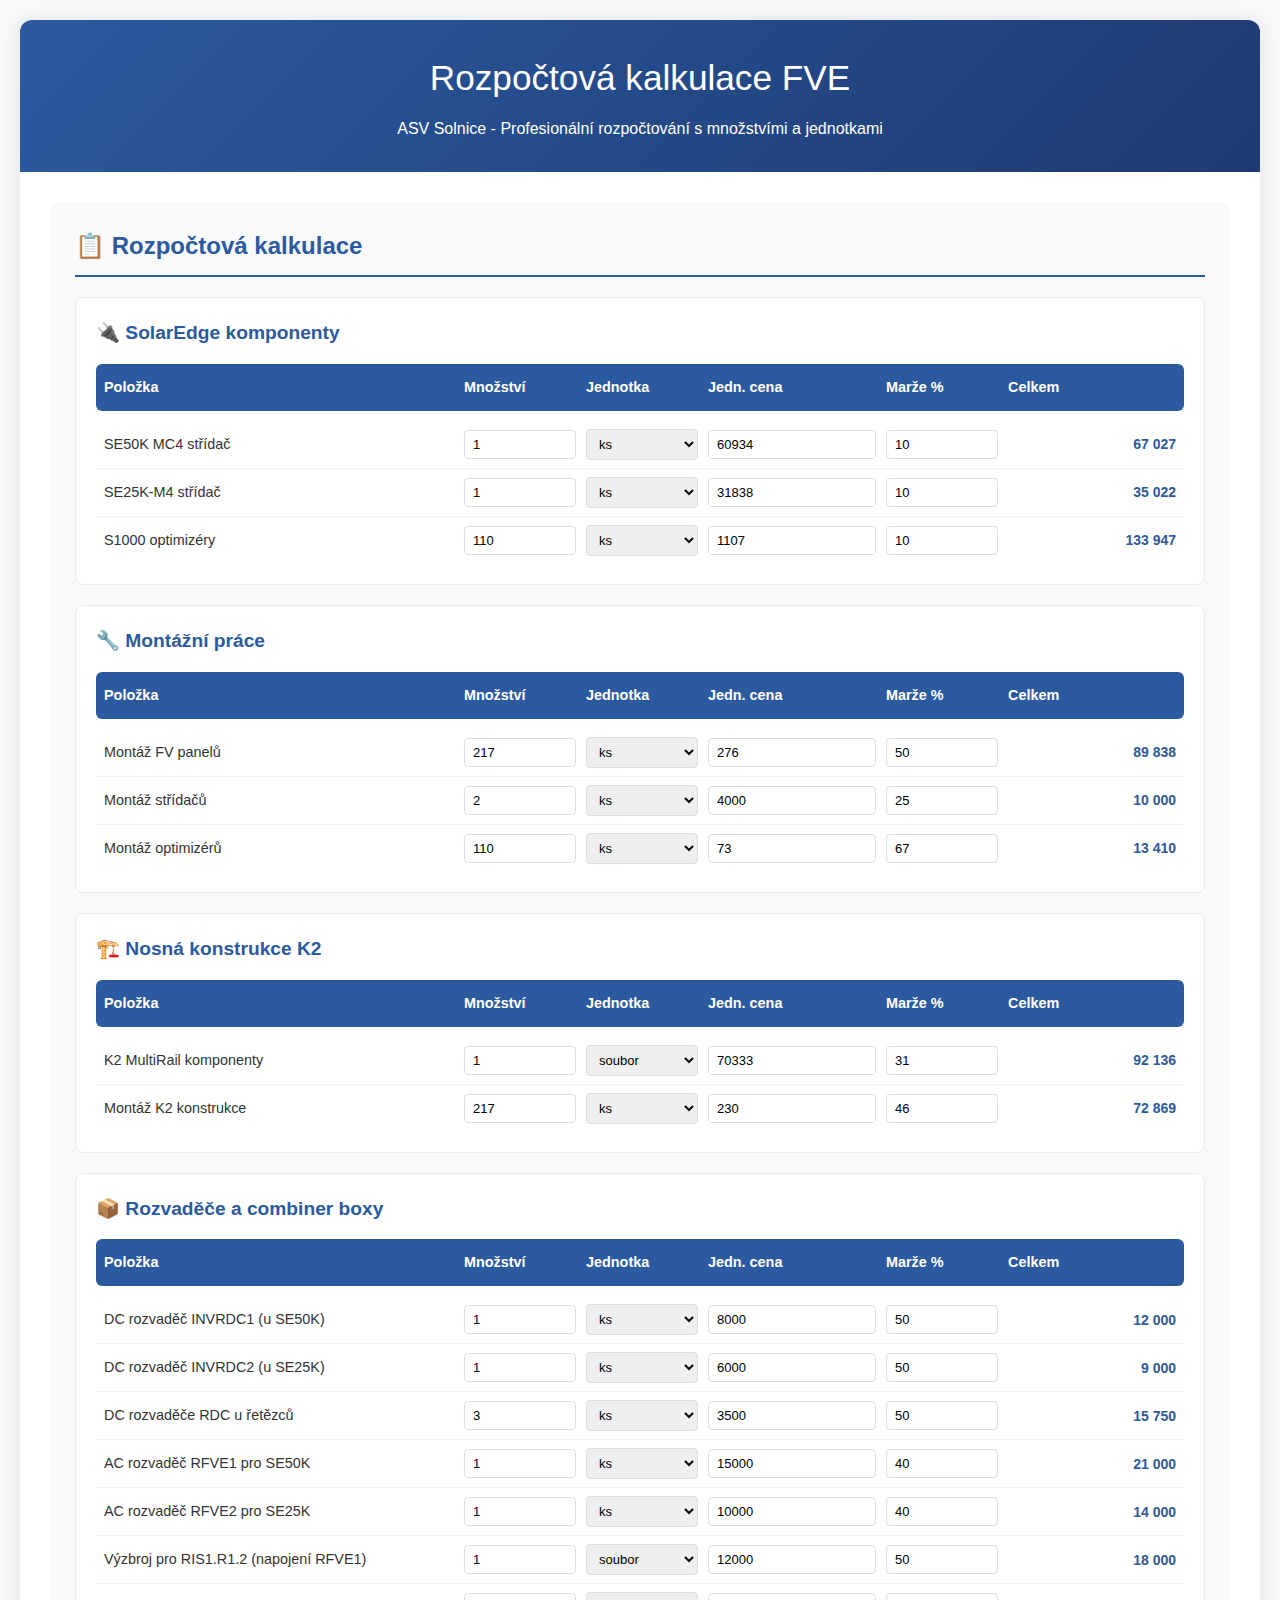
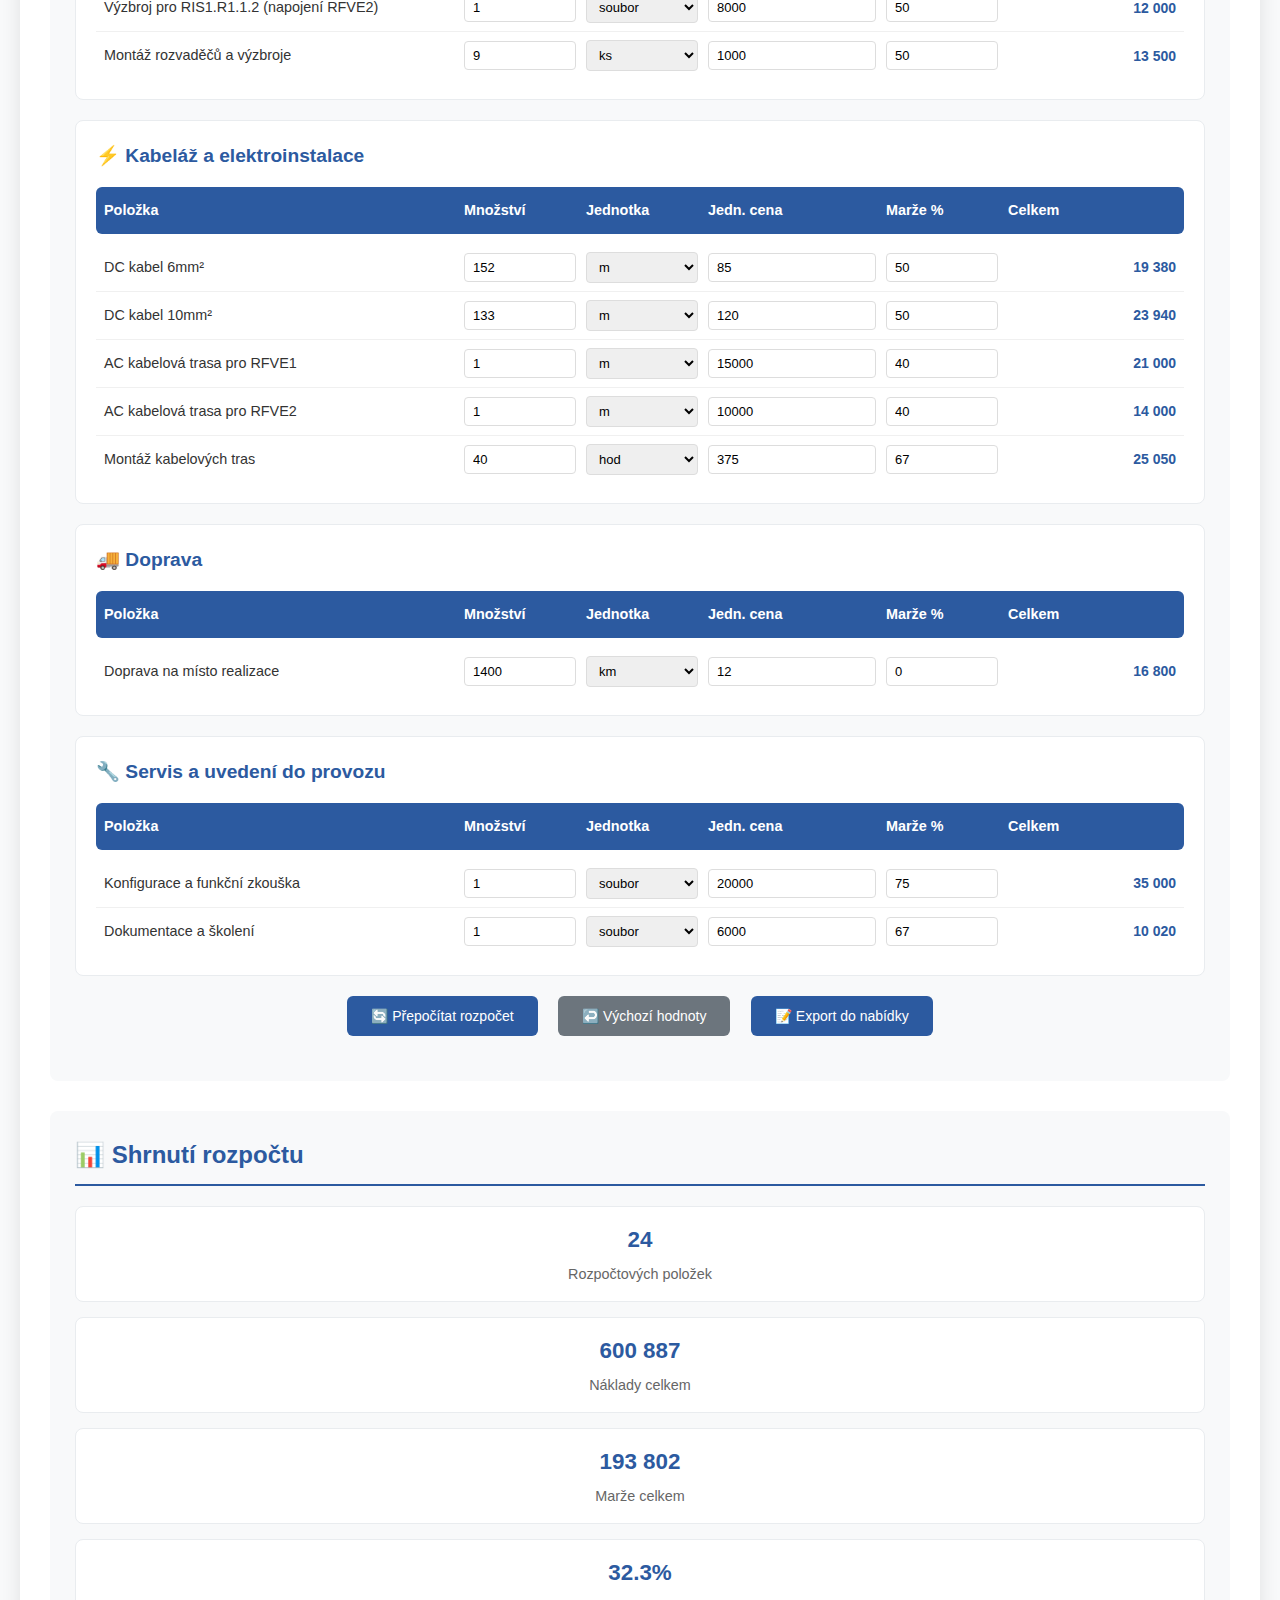
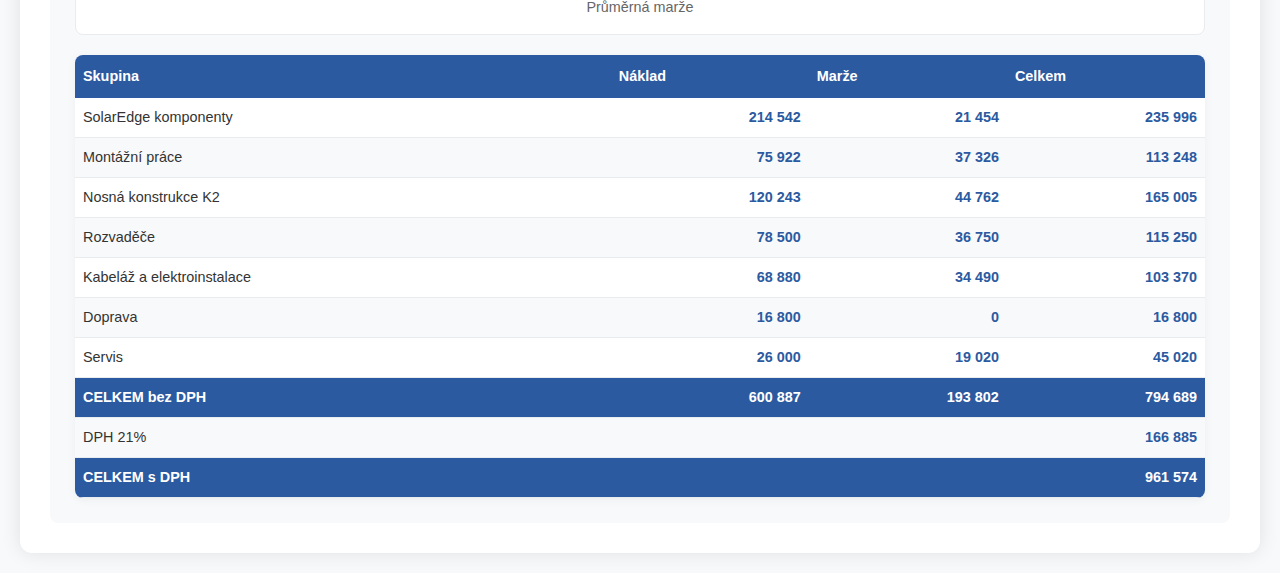
<file: rozpocet-kalkulace.html>
<!DOCTYPE html>
<html lang="cs">
<head>
    <meta charset="UTF-8">
    <meta name="viewport" content="width=device-width, initial-scale=1.0">
    <title>Rozpočtová kalkulace - ASV Solnice</title>
    <style>
        * {
            margin: 0;
            padding: 0;
            box-sizing: border-box;
        }
        
        body {
            font-family: 'Segoe UI', Tahoma, Geneva, Verdana, sans-serif;
            line-height: 1.6;
            color: #333;
            background-color: #f8f9fa;
            padding: 20px;
        }
        
        .container {
            max-width: 1600px;
            margin: 0 auto;
            background: white;
            border-radius: 12px;
            box-shadow: 0 0 20px rgba(0,0,0,0.1);
            overflow: hidden;
        }
        
        .header {
            background: linear-gradient(135deg, #2c5aa0 0%, #1e3a72 100%);
            color: white;
            padding: 30px;
            text-align: center;
        }
        
        .header h1 {
            font-size: 2.2em;
            margin-bottom: 10px;
            font-weight: 300;
        }
        
        .content {
            display: grid;
            grid-template-columns: 1fr 400px;
            gap: 30px;
            padding: 30px;
        }
        
        .budget-section {
            background: #f8f9fa;
            border-radius: 8px;
            padding: 25px;
        }
        
        .preview-section {
            background: #f8f9fa;
            border-radius: 8px;
            padding: 25px;
        }
        
        .section-title {
            color: #2c5aa0;
            font-size: 1.5em;
            margin-bottom: 20px;
            padding-bottom: 10px;
            border-bottom: 2px solid #2c5aa0;
        }
        
        .item-group {
            background: white;
            border-radius: 8px;
            padding: 20px;
            margin-bottom: 20px;
            border: 1px solid #e9ecef;
        }
        
        .item-group h3 {
            color: #2c5aa0;
            margin-bottom: 15px;
            font-size: 1.2em;
        }
        
        .budget-header {
            display: grid;
            grid-template-columns: 2.5fr 0.8fr 0.8fr 1.2fr 0.8fr 1.2fr;
            gap: 10px;
            align-items: center;
            padding: 12px 8px;
            font-weight: bold;
            color: white;
            background: #2c5aa0;
            border-radius: 6px;
            margin-bottom: 10px;
            font-size: 0.9em;
        }
        
        .budget-item {
            display: grid;
            grid-template-columns: 2.5fr 0.8fr 0.8fr 1.2fr 0.8fr 1.2fr;
            gap: 10px;
            align-items: center;
            padding: 8px;
            border-bottom: 1px solid #f0f0f0;
        }
        
        .budget-item:last-child {
            border-bottom: none;
        }
        
        .budget-item:hover {
            background: #f8f9fa;
        }
        
        .item-label {
            font-weight: 500;
            font-size: 0.9em;
        }
        
        .input-field {
            padding: 6px 8px;
            border: 1px solid #ddd;
            border-radius: 4px;
            font-size: 13px;
            width: 100%;
        }
        
        .input-field:focus {
            outline: none;
            border-color: #2c5aa0;
            box-shadow: 0 0 0 2px rgba(44, 90, 160, 0.1);
        }
        
        .final-price {
            font-weight: bold;
            color: #2c5aa0;
            font-size: 14px;
            text-align: right;
        }
        
        .controls {
            text-align: center;
            margin: 20px 0;
        }
        
        .btn {
            background: #2c5aa0;
            color: white;
            border: none;
            padding: 12px 24px;
            border-radius: 6px;
            font-size: 14px;
            cursor: pointer;
            margin: 0 8px;
            transition: background 0.2s;
        }
        
        .btn:hover {
            background: #1e3a72;
        }
        
        .btn-secondary {
            background: #6c757d;
        }
        
        .btn-secondary:hover {
            background: #545b62;
        }
        
        .summary-stats {
            display: grid;
            grid-template-columns: 1fr;
            gap: 15px;
            margin-bottom: 20px;
        }
        
        .stat-card {
            background: white;
            padding: 15px;
            border-radius: 8px;
            text-align: center;
            border: 1px solid #e9ecef;
        }
        
        .stat-value {
            font-size: 1.4em;
            font-weight: bold;
            color: #2c5aa0;
        }
        
        .stat-label {
            font-size: 0.9em;
            color: #666;
            margin-top: 5px;
        }
        
        .preview-table {
            width: 100%;
            border-collapse: collapse;
            margin-top: 20px;
            background: white;
            border-radius: 8px;
            overflow: hidden;
            box-shadow: 0 2px 10px rgba(0,0,0,0.05);
        }
        
        .preview-table th {
            background: #2c5aa0;
            color: white;
            padding: 10px 8px;
            text-align: left;
            font-weight: 600;
            font-size: 0.9em;
        }
        
        .preview-table td {
            padding: 8px;
            border-bottom: 1px solid #e9ecef;
            font-size: 0.9em;
        }
        
        .preview-table tr:nth-child(even) {
            background: #f8f9fa;
        }
        
        .total-row {
            background: #2c5aa0 !important;
            color: white;
            font-weight: bold;
        }
        
        .price-cell {
            text-align: right;
            font-weight: bold;
            color: #2c5aa0;
        }
        
        .total-row .price-cell {
            color: white;
        }
        
        @media (max-width: 1400px) {
            .content {
                grid-template-columns: 1fr;
            }
        }
        
        @media (max-width: 768px) {
            .budget-header, .budget-item {
                grid-template-columns: 1fr;
                gap: 5px;
            }
        }
    </style>
</head>
<body>
    <div class="container">
        <div class="header">
            <h1>Rozpočtová kalkulace FVE</h1>
            <p>ASV Solnice - Profesionální rozpočtování s množstvími a jednotkami</p>
        </div>

        <div class="content">
            <!-- ROZPOČET -->
            <div class="budget-section">
                <h2 class="section-title">📋 Rozpočtová kalkulace</h2>
                
                <!-- SolarEdge komponenty -->
                <div class="item-group">
                    <h3>🔌 SolarEdge komponenty</h3>
                    
                    <div class="budget-header">
                        <div>Položka</div>
                        <div>Množství</div>
                        <div>Jednotka</div>
                        <div>Jedn. cena</div>
                        <div>Marže %</div>
                        <div>Celkem</div>
                    </div>
                    
                    <div class="budget-item">
                        <div class="item-label">SE50K MC4 střídač</div>
                        <input type="number" class="input-field" id="se50k_qty" value="1" autocomplete="off">
                        <select class="input-field" id="se50k_unit" autocomplete="off">
                            <option value="ks">ks</option>
                            <option value="soubor">soubor</option>
                        </select>
                        <input type="number" class="input-field" id="se50k_price" value="60934" autocomplete="off">
                        <input type="number" class="input-field" id="se50k_margin" value="10" autocomplete="off">
                        <div class="final-price" id="se50k_total">67 027</div>
                    </div>
                    
                    <div class="budget-item">
                        <div class="item-label">SE25K-M4 střídač</div>
                        <input type="number" class="input-field" id="se25k_qty" value="1" autocomplete="off">
                        <select class="input-field" id="se25k_unit" autocomplete="off">
                            <option value="ks">ks</option>
                            <option value="soubor">soubor</option>
                        </select>
                        <input type="number" class="input-field" id="se25k_price" value="31838" autocomplete="off">
                        <input type="number" class="input-field" id="se25k_margin" value="10" autocomplete="off">
                        <div class="final-price" id="se25k_total">35 022</div>
                    </div>
                    
                    <div class="budget-item">
                        <div class="item-label">S1000 optimizéry</div>
                        <input type="number" class="input-field" id="optimizers_qty" value="110" autocomplete="off">
                        <select class="input-field" id="optimizers_unit" autocomplete="off">
                            <option value="ks">ks</option>
                            <option value="soubor">soubor</option>
                        </select>
                        <input type="number" class="input-field" id="optimizers_price" value="1107" autocomplete="off">
                        <input type="number" class="input-field" id="optimizers_margin" value="10" autocomplete="off">
                        <div class="final-price" id="optimizers_total">133 898</div>
                    </div>
                </div>

                <!-- Montážní práce -->
                <div class="item-group">
                    <h3>🔧 Montážní práce</h3>
                    
                    <div class="budget-header">
                        <div>Položka</div>
                        <div>Množství</div>
                        <div>Jednotka</div>
                        <div>Jedn. cena</div>
                        <div>Marže %</div>
                        <div>Celkem</div>
                    </div>
                    
                    <div class="budget-item">
                        <div class="item-label">Montáž FV panelů</div>
                        <input type="number" class="input-field" id="panel_mount_qty" value="217" autocomplete="off">
                        <select class="input-field" id="panel_mount_unit" autocomplete="off">
                            <option value="ks">ks</option>
                            <option value="soubor">soubor</option>
                            <option value="hod">hod</option>
                        </select>
                        <input type="number" class="input-field" id="panel_mount_price" value="276" autocomplete="off">
                        <input type="number" class="input-field" id="panel_mount_margin" value="50" autocomplete="off">
                        <div class="final-price" id="panel_mount_total">90 000</div>
                    </div>
                    
                    <div class="budget-item">
                        <div class="item-label">Montáž střídačů</div>
                        <input type="number" class="input-field" id="inverter_mount_qty" value="2" autocomplete="off">
                        <select class="input-field" id="inverter_mount_unit" autocomplete="off">
                            <option value="ks">ks</option>
                            <option value="soubor">soubor</option>
                            <option value="hod">hod</option>
                        </select>
                        <input type="number" class="input-field" id="inverter_mount_price" value="4000" autocomplete="off">
                        <input type="number" class="input-field" id="inverter_mount_margin" value="25" autocomplete="off">
                        <div class="final-price" id="inverter_mount_total">10 000</div>
                    </div>
                    
                    <div class="budget-item">
                        <div class="item-label">Montáž optimizérů</div>
                        <input type="number" class="input-field" id="optimizer_mount_qty" value="110" autocomplete="off">
                        <select class="input-field" id="optimizer_mount_unit" autocomplete="off">
                            <option value="ks">ks</option>
                            <option value="soubor">soubor</option>
                            <option value="hod">hod</option>
                        </select>
                        <input type="number" class="input-field" id="optimizer_mount_price" value="73" autocomplete="off">
                        <input type="number" class="input-field" id="optimizer_mount_margin" value="67" autocomplete="off">
                        <div class="final-price" id="optimizer_mount_total">13 360</div>
                    </div>
                </div>

                <!-- K2 konstrukce -->
                <div class="item-group">
                    <h3>🏗️ Nosná konstrukce K2</h3>
                    
                    <div class="budget-header">
                        <div>Položka</div>
                        <div>Množství</div>
                        <div>Jednotka</div>
                        <div>Jedn. cena</div>
                        <div>Marže %</div>
                        <div>Celkem</div>
                    </div>
                    
                    <div class="budget-item">
                        <div class="item-label">K2 MultiRail komponenty</div>
                        <input type="number" class="input-field" id="k2_components_qty" value="1" autocomplete="off">
                        <select class="input-field" id="k2_components_unit" autocomplete="off">
                            <option value="soubor">soubor</option>
                            <option value="kg">kg</option>
                        </select>
                        <input type="number" class="input-field" id="k2_components_price" value="70333" autocomplete="off">
                        <input type="number" class="input-field" id="k2_components_margin" value="31" autocomplete="off">
                        <div class="final-price" id="k2_components_total">92 136</div>
                    </div>
                    
                    <div class="budget-item">
                        <div class="item-label">Montáž K2 konstrukce</div>
                        <input type="number" class="input-field" id="k2_mount_qty" value="217" autocomplete="off">
                        <select class="input-field" id="k2_mount_unit" autocomplete="off">
                            <option value="ks">ks</option>
                            <option value="soubor">soubor</option>
                            <option value="hod">hod</option>
                        </select>
                        <input type="number" class="input-field" id="k2_mount_price" value="230" autocomplete="off">
                        <input type="number" class="input-field" id="k2_mount_margin" value="46" autocomplete="off">
                        <div class="final-price" id="k2_mount_total">73 000</div>
                    </div>
                </div>

                <!-- Rozvaděče -->
                <div class="item-group">
                    <h3>📦 Rozvaděče a combiner boxy</h3>
                    
                    <div class="budget-header">
                        <div>Položka</div>
                        <div>Množství</div>
                        <div>Jednotka</div>
                        <div>Jedn. cena</div>
                        <div>Marže %</div>
                        <div>Celkem</div>
                    </div>
                    
                    <div class="budget-item">
                        <div class="item-label">DC rozvaděč INVRDC1 (u SE50K)</div>
                        <input type="number" class="input-field" id="invrdc1_qty" value="1" autocomplete="off">
                        <select class="input-field" id="invrdc1_unit" autocomplete="off">
                            <option value="ks">ks</option>
                            <option value="soubor">soubor</option>
                        </select>
                        <input type="number" class="input-field" id="invrdc1_price" value="8000" autocomplete="off">
                        <input type="number" class="input-field" id="invrdc1_margin" value="50" autocomplete="off">
                        <div class="final-price" id="invrdc1_total">12 000</div>
                    </div>
                    
                    <div class="budget-item">
                        <div class="item-label">DC rozvaděč INVRDC2 (u SE25K)</div>
                        <input type="number" class="input-field" id="invrdc2_qty" value="1" autocomplete="off">
                        <select class="input-field" id="invrdc2_unit" autocomplete="off">
                            <option value="ks">ks</option>
                            <option value="soubor">soubor</option>
                        </select>
                        <input type="number" class="input-field" id="invrdc2_price" value="6000" autocomplete="off">
                        <input type="number" class="input-field" id="invrdc2_margin" value="50" autocomplete="off">
                        <div class="final-price" id="invrdc2_total">9 000</div>
                    </div>
                    
                    <div class="budget-item">
                        <div class="item-label">DC rozvaděče RDC u řetězců</div>
                        <input type="number" class="input-field" id="rdc_qty" value="3" autocomplete="off">
                        <select class="input-field" id="rdc_unit" autocomplete="off">
                            <option value="ks">ks</option>
                            <option value="soubor">soubor</option>
                        </select>
                        <input type="number" class="input-field" id="rdc_price" value="3500" autocomplete="off">
                        <input type="number" class="input-field" id="rdc_margin" value="50" autocomplete="off">
                        <div class="final-price" id="rdc_total">15 750</div>
                    </div>
                    
                    <div class="budget-item">
                        <div class="item-label">AC rozvaděč RFVE1 pro SE50K</div>
                        <input type="number" class="input-field" id="rfve1_qty" value="1" autocomplete="off">
                        <select class="input-field" id="rfve1_unit" autocomplete="off">
                            <option value="ks">ks</option>
                            <option value="soubor">soubor</option>
                        </select>
                        <input type="number" class="input-field" id="rfve1_price" value="15000" autocomplete="off">
                        <input type="number" class="input-field" id="rfve1_margin" value="40" autocomplete="off">
                        <div class="final-price" id="rfve1_total">21 000</div>
                    </div>
                    
                    <div class="budget-item">
                        <div class="item-label">AC rozvaděč RFVE2 pro SE25K</div>
                        <input type="number" class="input-field" id="rfve2_qty" value="1" autocomplete="off">
                        <select class="input-field" id="rfve2_unit" autocomplete="off">
                            <option value="ks">ks</option>
                            <option value="soubor">soubor</option>
                        </select>
                        <input type="number" class="input-field" id="rfve2_price" value="10000" autocomplete="off">
                        <input type="number" class="input-field" id="rfve2_margin" value="40" autocomplete="off">
                        <div class="final-price" id="rfve2_total">14 000</div>
                    </div>
                    
                    <div class="budget-item">
                        <div class="item-label">Výzbroj pro RIS1.R1.2 (napojení RFVE1)</div>
                        <input type="number" class="input-field" id="ris1_r12_qty" value="1" autocomplete="off">
                        <select class="input-field" id="ris1_r12_unit" autocomplete="off">
                            <option value="soubor">soubor</option>
                            <option value="ks">ks</option>
                        </select>
                        <input type="number" class="input-field" id="ris1_r12_price" value="12000" autocomplete="off">
                        <input type="number" class="input-field" id="ris1_r12_margin" value="50" autocomplete="off">
                        <div class="final-price" id="ris1_r12_total">18 000</div>
                    </div>
                    
                    <div class="budget-item">
                        <div class="item-label">Výzbroj pro RIS1.R1.1.2 (napojení RFVE2)</div>
                        <input type="number" class="input-field" id="ris1_r112_qty" value="1" autocomplete="off">
                        <select class="input-field" id="ris1_r112_unit" autocomplete="off">
                            <option value="soubor">soubor</option>
                            <option value="ks">ks</option>
                        </select>
                        <input type="number" class="input-field" id="ris1_r112_price" value="8000" autocomplete="off">
                        <input type="number" class="input-field" id="ris1_r112_margin" value="50" autocomplete="off">
                        <div class="final-price" id="ris1_r112_total">12 000</div>
                    </div>
                    
                    <div class="budget-item">
                        <div class="item-label">Montáž rozvaděčů a výzbroje</div>
                        <input type="number" class="input-field" id="panels_mount_qty" value="9" autocomplete="off">
                        <select class="input-field" id="panels_mount_unit" autocomplete="off">
                            <option value="ks">ks</option>
                            <option value="soubor">soubor</option>
                            <option value="hod">hod</option>
                        </select>
                        <input type="number" class="input-field" id="panels_mount_price" value="1000" autocomplete="off">
                        <input type="number" class="input-field" id="panels_mount_margin" value="50" autocomplete="off">
                        <div class="final-price" id="panels_mount_total">13 500</div>
                    </div>
                </div>

                <!-- Kabeláž -->
                <div class="item-group">
                    <h3>⚡ Kabeláž a elektroinstalace</h3>
                    
                    <div class="budget-header">
                        <div>Položka</div>
                        <div>Množství</div>
                        <div>Jednotka</div>
                        <div>Jedn. cena</div>
                        <div>Marže %</div>
                        <div>Celkem</div>
                    </div>
                    
                    <div class="budget-item">
                        <div class="item-label">DC kabel 6mm²</div>
                        <input type="number" class="input-field" id="dc_cable6_qty" value="152" autocomplete="off">
                        <select class="input-field" id="dc_cable6_unit" autocomplete="off">
                            <option value="m">m</option>
                            <option value="soubor">soubor</option>
                            <option value="km">km</option>
                        </select>
                        <input type="number" class="input-field" id="dc_cable6_price" value="85" autocomplete="off">
                        <input type="number" class="input-field" id="dc_cable6_margin" value="50" autocomplete="off">
                        <div class="final-price" id="dc_cable6_total">19 380</div>
                    </div>
                    
                    <div class="budget-item">
                        <div class="item-label">DC kabel 10mm²</div>
                        <input type="number" class="input-field" id="dc_cable10_qty" value="133" autocomplete="off">
                        <select class="input-field" id="dc_cable10_unit" autocomplete="off">
                            <option value="m">m</option>
                            <option value="soubor">soubor</option>
                            <option value="km">km</option>
                        </select>
                        <input type="number" class="input-field" id="dc_cable10_price" value="120" autocomplete="off">
                        <input type="number" class="input-field" id="dc_cable10_margin" value="50" autocomplete="off">
                        <div class="final-price" id="dc_cable10_total">23 940</div>
                    </div>
                    
                    <div class="budget-item">
                        <div class="item-label">AC kabelová trasa pro RFVE1</div>
                        <input type="number" class="input-field" id="ac_cables_rfve1_qty" value="1" autocomplete="off">
                        <select class="input-field" id="ac_cables_rfve1_unit" autocomplete="off">
                            <option value="m">m</option>
                            <option value="soubor">soubor</option>
                        </select>
                        <input type="number" class="input-field" id="ac_cables_rfve1_price" value="15000" autocomplete="off">
                        <input type="number" class="input-field" id="ac_cables_rfve1_margin" value="40" autocomplete="off">
                        <div class="final-price" id="ac_cables_rfve1_total">21 000</div>
                    </div>
                    
                    <div class="budget-item">
                        <div class="item-label">AC kabelová trasa pro RFVE2</div>
                        <input type="number" class="input-field" id="ac_cables_rfve2_qty" value="1" autocomplete="off">
                        <select class="input-field" id="ac_cables_rfve2_unit" autocomplete="off">
                            <option value="m">m</option>
                            <option value="soubor">soubor</option>
                        </select>
                        <input type="number" class="input-field" id="ac_cables_rfve2_price" value="10000" autocomplete="off">
                        <input type="number" class="input-field" id="ac_cables_rfve2_margin" value="40" autocomplete="off">
                        <div class="final-price" id="ac_cables_rfve2_total">14 000</div>
                    </div>
                    
                    <div class="budget-item">
                        <div class="item-label">Montáž kabelových tras</div>
                        <input type="number" class="input-field" id="electrical_work_qty" value="40" autocomplete="off">
                        <select class="input-field" id="electrical_work_unit" autocomplete="off">
                            <option value="hod">hod</option>
                            <option value="soubor">soubor</option>
                        </select>
                        <input type="number" class="input-field" id="electrical_work_price" value="375" autocomplete="off">
                        <input type="number" class="input-field" id="electrical_work_margin" value="67" autocomplete="off">
                        <div class="final-price" id="electrical_work_total">25 000</div>
                    </div>
                </div>

                <!-- Doprava -->
                <div class="item-group">
                    <h3>🚚 Doprava</h3>
                    
                    <div class="budget-header">
                        <div>Položka</div>
                        <div>Množství</div>
                        <div>Jednotka</div>
                        <div>Jedn. cena</div>
                        <div>Marže %</div>
                        <div>Celkem</div>
                    </div>
                    
                    <div class="budget-item">
                        <div class="item-label">Doprava na místo realizace</div>
                        <input type="number" class="input-field" id="transport_qty" value="1400" autocomplete="off">
                        <select class="input-field" id="transport_unit" autocomplete="off">
                            <option value="km">km</option>
                            <option value="soubor">soubor</option>
                        </select>
                        <input type="number" class="input-field" id="transport_price" value="12" autocomplete="off">
                        <input type="number" class="input-field" id="transport_margin" value="0" autocomplete="off">
                        <div class="final-price" id="transport_total">16 800</div>
                    </div>
                </div>

                <!-- Servis -->
                <div class="item-group">
                    <h3>🔧 Servis a uvedení do provozu</h3>
                    
                    <div class="budget-header">
                        <div>Položka</div>
                        <div>Množství</div>
                        <div>Jednotka</div>
                        <div>Jedn. cena</div>
                        <div>Marže %</div>
                        <div>Celkem</div>
                    </div>
                    
                    <div class="budget-item">
                        <div class="item-label">Konfigurace a funkční zkouška</div>
                        <input type="number" class="input-field" id="config_qty" value="1" autocomplete="off">
                        <select class="input-field" id="config_unit" autocomplete="off">
                            <option value="soubor">soubor</option>
                            <option value="hod">hod</option>
                        </select>
                        <input type="number" class="input-field" id="config_price" value="20000" autocomplete="off">
                        <input type="number" class="input-field" id="config_margin" value="75" autocomplete="off">
                        <div class="final-price" id="config_total">35 000</div>
                    </div>
                    
                    <div class="budget-item">
                        <div class="item-label">Dokumentace a školení</div>
                        <input type="number" class="input-field" id="documentation_qty" value="1" autocomplete="off">
                        <select class="input-field" id="documentation_unit" autocomplete="off">
                            <option value="soubor">soubor</option>
                            <option value="hod">hod</option>
                        </select>
                        <input type="number" class="input-field" id="documentation_price" value="6000" autocomplete="off">
                        <input type="number" class="input-field" id="documentation_margin" value="67" autocomplete="off">
                        <div class="final-price" id="documentation_total">10 000</div>
                    </div>
                    
                </div>

                <div class="controls">
                    <button class="btn" onclick="calculateBudget()">🔄 Přepočítat rozpočet</button>
                    <button class="btn btn-secondary" onclick="resetBudget()">↩️ Výchozí hodnoty</button>
                    <button class="btn" onclick="exportBudget()">📝 Export do nabídky</button>
                </div>
            </div>

            <!-- NÁHLED -->
            <div class="preview-section">
                <h2 class="section-title">📊 Shrnutí rozpočtu</h2>
                
                <div class="summary-stats">
                    <div class="stat-card">
                        <div class="stat-value" id="total_items">18</div>
                        <div class="stat-label">Rozpočtových položek</div>
                    </div>
                    <div class="stat-card">
                        <div class="stat-value" id="total_cost">418 061</div>
                        <div class="stat-label">Náklady celkem</div>
                    </div>
                    <div class="stat-card">
                        <div class="stat-value" id="total_margin">265 451</div>
                        <div class="stat-label">Marže celkem</div>
                    </div>
                    <div class="stat-card">
                        <div class="stat-value" id="avg_margin">63.5%</div>
                        <div class="stat-label">Průměrná marže</div>
                    </div>
                </div>

                <table class="preview-table">
                    <thead>
                        <tr>
                            <th>Skupina</th>
                            <th>Náklad</th>
                            <th>Marže</th>
                            <th>Celkem</th>
                        </tr>
                    </thead>
                    <tbody id="preview_tbody">
                        <!-- Dynamicky generováno -->
                    </tbody>
                    <tfoot>
                        <tr class="total-row">
                            <td><strong>CELKEM bez DPH</strong></td>
                            <td class="price-cell" id="preview_total_cost"><strong>418 061</strong></td>
                            <td class="price-cell" id="preview_total_margin"><strong>265 451</strong></td>
                            <td class="price-cell" id="preview_total_final"><strong>683 512</strong></td>
                        </tr>
                        <tr>
                            <td>DPH 21%</td>
                            <td></td>
                            <td></td>
                            <td class="price-cell" id="preview_vat">143 538</td>
                        </tr>
                        <tr class="total-row">
                            <td><strong>CELKEM s DPH</strong></td>
                            <td></td>
                            <td></td>
                            <td class="price-cell" id="preview_total_with_vat"><strong>827 050</strong></td>
                        </tr>
                    </tfoot>
                </table>
            </div>
        </div>
    </div>

    <script>
        // Definice všech rozpočtových položek
        const budgetItems = [
            // SolarEdge komponenty
            {id: 'se50k', group: 'SolarEdge komponenty'},
            {id: 'se25k', group: 'SolarEdge komponenty'},
            {id: 'optimizers', group: 'SolarEdge komponenty'},
            
            // Montážní práce
            {id: 'panel_mount', group: 'Montážní práce'},
            {id: 'inverter_mount', group: 'Montážní práce'},
            {id: 'optimizer_mount', group: 'Montážní práce'},
            
            // K2 konstrukce
            {id: 'k2_components', group: 'Nosná konstrukce K2'},
            {id: 'k2_mount', group: 'Nosná konstrukce K2'},
            
            // Rozvaděče
            {id: 'invrdc1', group: 'Rozvaděče'},
            {id: 'invrdc2', group: 'Rozvaděče'},
            {id: 'rdc', group: 'Rozvaděče'},
            {id: 'rfve1', group: 'Rozvaděče'},
            {id: 'rfve2', group: 'Rozvaděče'},
            {id: 'ris1_r12', group: 'Rozvaděče'},
            {id: 'ris1_r112', group: 'Rozvaděče'},
            {id: 'panels_mount', group: 'Rozvaděče'},
            
            // Kabeláž
            {id: 'dc_cable6', group: 'Kabeláž a elektroinstalace'},
            {id: 'dc_cable10', group: 'Kabeláž a elektroinstalace'},
            {id: 'ac_cables_rfve1', group: 'Kabeláž a elektroinstalace'},
            {id: 'ac_cables_rfve2', group: 'Kabeláž a elektroinstalace'},
            {id: 'electrical_work', group: 'Kabeláž a elektroinstalace'},
            
            // Doprava
            {id: 'transport', group: 'Doprava'},
            
            // Servis
            {id: 'config', group: 'Servis'},
            {id: 'documentation', group: 'Servis'}
        ];

        function formatNumber(num) {
            return Math.round(num).toLocaleString('cs-CZ');
        }

        function calculateBudget() {
            let totalCost = 0;
            let totalFinal = 0;
            const groupTotals = {};

            budgetItems.forEach(item => {
                const qty = parseFloat(document.getElementById(item.id + '_qty').value) || 0;
                const price = parseFloat(document.getElementById(item.id + '_price').value) || 0;
                const margin = parseFloat(document.getElementById(item.id + '_margin').value) || 0;
                
                const itemCost = qty * price;
                const itemFinal = itemCost * (1 + margin / 100);
                
                // Aktualizace zobrazení
                document.getElementById(item.id + '_total').textContent = formatNumber(itemFinal);
                
                // Přidání do celkových součtů
                totalCost += itemCost;
                totalFinal += itemFinal;
                
                // Přidání do skupinových součtů
                if (!groupTotals[item.group]) {
                    groupTotals[item.group] = { cost: 0, final: 0 };
                }
                groupTotals[item.group].cost += itemCost;
                groupTotals[item.group].final += itemFinal;
            });

            // Aktualizace summary statistik
            const totalMargin = totalFinal - totalCost;
            const marginPercent = totalCost > 0 ? (totalMargin / totalCost * 100) : 0;
            
            document.getElementById('total_items').textContent = budgetItems.length;
            document.getElementById('total_cost').textContent = formatNumber(totalCost);
            document.getElementById('total_margin').textContent = formatNumber(totalMargin);
            document.getElementById('avg_margin').textContent = marginPercent.toFixed(1) + '%';

            // Aktualizace náhledu podle skupin
            let previewRows = '';
            Object.keys(groupTotals).forEach(groupName => {
                const group = groupTotals[groupName];
                const groupMargin = group.final - group.cost;
                previewRows += `
                    <tr>
                        <td>${groupName}</td>
                        <td class="price-cell">${formatNumber(group.cost)}</td>
                        <td class="price-cell">${formatNumber(groupMargin)}</td>
                        <td class="price-cell">${formatNumber(group.final)}</td>
                    </tr>
                `;
            });

            document.getElementById('preview_tbody').innerHTML = previewRows;
            document.getElementById('preview_total_cost').innerHTML = '<strong>' + formatNumber(totalCost) + '</strong>';
            document.getElementById('preview_total_margin').innerHTML = '<strong>' + formatNumber(totalMargin) + '</strong>';
            document.getElementById('preview_total_final').innerHTML = '<strong>' + formatNumber(totalFinal) + '</strong>';
            
            // DPH a celkem s DPH
            const vat = totalFinal * 0.21;
            const totalWithVat = totalFinal + vat;
            document.getElementById('preview_vat').textContent = formatNumber(vat);
            document.getElementById('preview_total_with_vat').innerHTML = '<strong>' + formatNumber(totalWithVat) + '</strong>';
        }

        function resetBudget() {
            // Vymazat uložený stav
            localStorage.removeItem('budgetState');
            // Reset všech hodnot na výchozí
            location.reload();
        }

        function exportBudget() {
            calculateBudget();
            
            // Shromáždit data pro export
            const exportData = {
                items: {},
                totals: {
                    withoutVat: 0,
                    vat: 0,
                    withVat: 0
                }
            };
            
            let totalFinal = 0;
            budgetItems.forEach(item => {
                const qty = parseFloat(document.getElementById(item.id + '_qty').value) || 0;
                const unit = document.getElementById(item.id + '_unit').value;
                const price = parseFloat(document.getElementById(item.id + '_price').value) || 0;
                const margin = parseFloat(document.getElementById(item.id + '_margin').value) || 0;
                const itemCost = qty * price;
                const itemFinal = itemCost * (1 + margin / 100);
                
                exportData.items[item.id] = {
                    qty: qty,
                    unit: unit,
                    price: price,
                    margin: margin,
                    cost: itemCost,
                    final: itemFinal
                };
                
                totalFinal += itemFinal;
            });
            
            exportData.totals.withoutVat = totalFinal;
            exportData.totals.vat = totalFinal * 0.21;
            exportData.totals.withVat = totalFinal * 1.21;
            
            // Uložit do localStorage
            localStorage.setItem('budgetData', JSON.stringify(exportData));
            
            // Otevřít hlavní nabídku
            window.open('nabidka-fve-asv-nova.html', '_blank');
            
            alert('Rozpočet byl exportován! Hlavní nabídka se otevře s aktualizovanými cenami.');
        }

        // Funkce pro uložení aktuálních hodnot do localStorage
        function saveBudgetState() {
            const savedData = {};
            budgetItems.forEach(item => {
                savedData[item.id] = {
                    qty: document.getElementById(item.id + '_qty').value,
                    unit: document.getElementById(item.id + '_unit').value,
                    price: document.getElementById(item.id + '_price').value,
                    margin: document.getElementById(item.id + '_margin').value
                };
            });
            localStorage.setItem('budgetState', JSON.stringify(savedData));
        }

        // Funkce pro načtení uložených hodnot
        function loadBudgetState() {
            const savedData = localStorage.getItem('budgetState');
            if (savedData) {
                try {
                    const data = JSON.parse(savedData);
                    budgetItems.forEach(item => {
                        if (data[item.id]) {
                            if (data[item.id].qty) document.getElementById(item.id + '_qty').value = data[item.id].qty;
                            if (data[item.id].unit) document.getElementById(item.id + '_unit').value = data[item.id].unit;
                            if (data[item.id].price) document.getElementById(item.id + '_price').value = data[item.id].price;
                            if (data[item.id].margin) document.getElementById(item.id + '_margin').value = data[item.id].margin;
                        }
                    });
                    return true;
                } catch (error) {
                    console.error('Chyba při načítání uloženého stavu:', error);
                }
            }
            return false;
        }

        // Event listenery pro automatické přepočítávání
        document.addEventListener('DOMContentLoaded', function() {
            // Nejprve zkusit načíst uložený stav
            const stateLoaded = loadBudgetState();
            
            const inputs = document.querySelectorAll('.input-field');
            inputs.forEach(input => {
                input.addEventListener('input', function() {
                    calculateBudget();
                    saveBudgetState(); // Automaticky uložit při každé změně
                });
                input.addEventListener('change', function() {
                    calculateBudget();
                    saveBudgetState(); // Automaticky uložit při každé změně
                });
            });
            
            // Počáteční výpočet
            calculateBudget();
            
            // Zobrazit notifikaci pokud byl načten uložený stav
            if (stateLoaded) {
                showNotification('✅ Načteny naposledy uložené hodnoty');
            }
        });
        
        // Funkce pro zobrazení notifikace
        function showNotification(message) {
            const notification = document.createElement('div');
            notification.style.cssText = `
                position: fixed;
                top: 20px;
                right: 20px;
                background: #28a745;
                color: white;
                padding: 15px 25px;
                border-radius: 8px;
                box-shadow: 0 4px 12px rgba(0,0,0,0.2);
                z-index: 1000;
                font-size: 14px;
                animation: slideIn 0.3s ease-out;
            `;
            notification.textContent = message;
            document.body.appendChild(notification);
            
            setTimeout(() => notification.remove(), 3000);
        }
    </script>
</body>
</html>
</file>
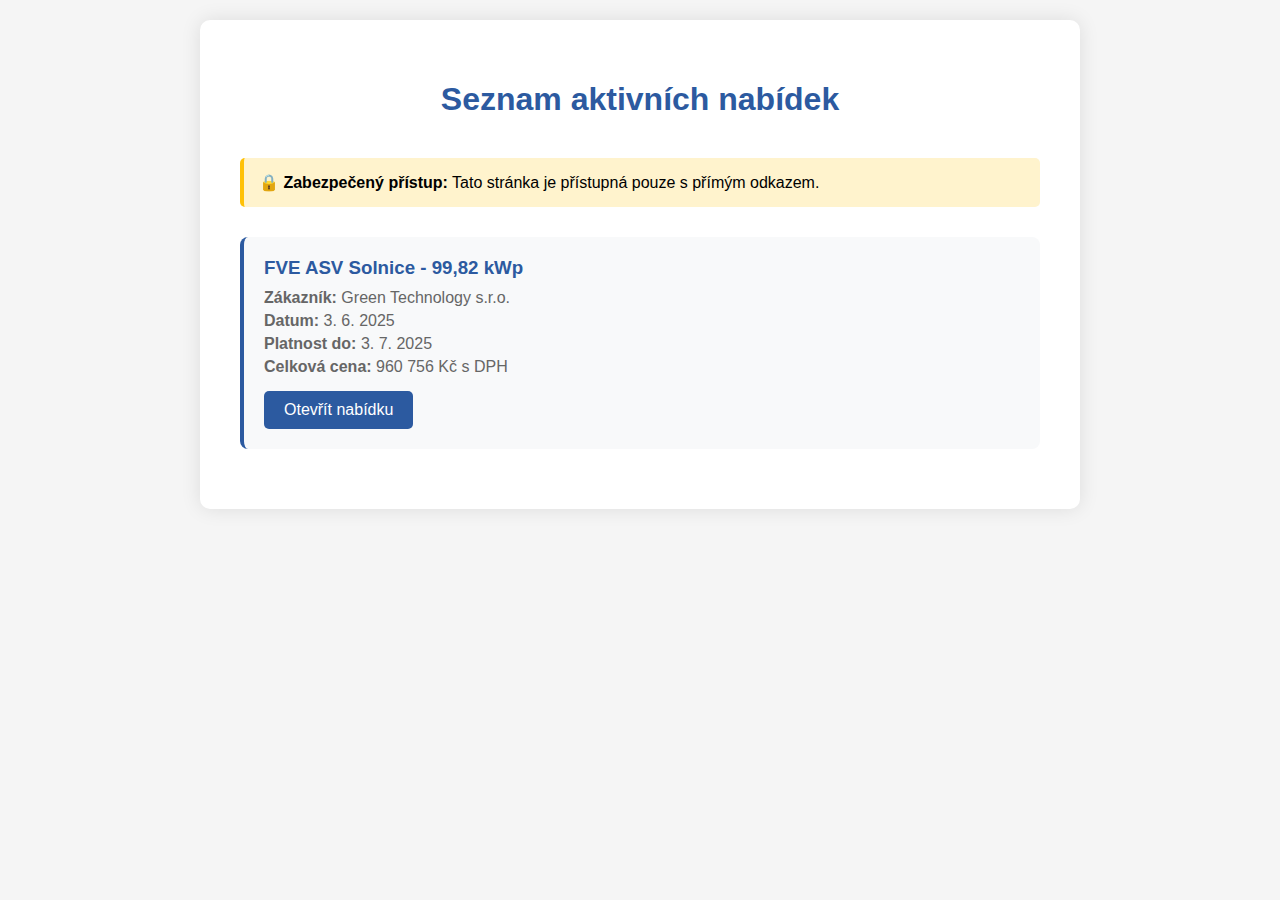
<file: seznam-nabidek.html>
<!DOCTYPE html>
<html lang="cs">
<head>
    <meta charset="UTF-8">
    <meta name="viewport" content="width=device-width, initial-scale=1.0">
    <title>Seznam nabídek - iSolar PV</title>
    <style>
        body {
            font-family: 'Segoe UI', Arial, sans-serif;
            background: #f5f5f5;
            margin: 0;
            padding: 20px;
        }
        .container {
            max-width: 800px;
            margin: 0 auto;
            background: white;
            padding: 40px;
            border-radius: 10px;
            box-shadow: 0 0 20px rgba(0,0,0,0.1);
        }
        h1 {
            color: #2c5aa0;
            text-align: center;
            margin-bottom: 40px;
        }
        .nabidka-item {
            background: #f8f9fa;
            padding: 20px;
            margin-bottom: 20px;
            border-radius: 8px;
            border-left: 4px solid #2c5aa0;
        }
        .nabidka-item h3 {
            margin: 0 0 10px 0;
            color: #2c5aa0;
        }
        .nabidka-item p {
            margin: 5px 0;
            color: #666;
        }
        .btn {
            display: inline-block;
            background: #2c5aa0;
            color: white;
            padding: 10px 20px;
            text-decoration: none;
            border-radius: 5px;
            margin-top: 10px;
        }
        .btn:hover {
            background: #1e3a72;
        }
        .secured {
            background: #fff3cd;
            padding: 15px;
            border-radius: 5px;
            margin-bottom: 30px;
            border-left: 4px solid #ffc107;
        }
    </style>
</head>
<body>
    <div class="container">
        <h1>Seznam aktivních nabídek</h1>
        
        <div class="secured">
            <strong>🔒 Zabezpečený přístup:</strong> Tato stránka je přístupná pouze s přímým odkazem.
        </div>
        
        <div class="nabidka-item">
            <h3>FVE ASV Solnice - 99,82 kWp</h3>
            <p><strong>Zákazník:</strong> Green Technology s.r.o.</p>
            <p><strong>Datum:</strong> 3. 6. 2025</p>
            <p><strong>Platnost do:</strong> 3. 7. 2025</p>
            <p><strong>Celková cena:</strong> 960 756 Kč s DPH</p>
            <a href="index.html" class="btn">Otevřít nabídku</a>
        </div>
        
        <!-- Zde můžete přidávat další nabídky -->
    </div>
</body>
</html>
</file>
